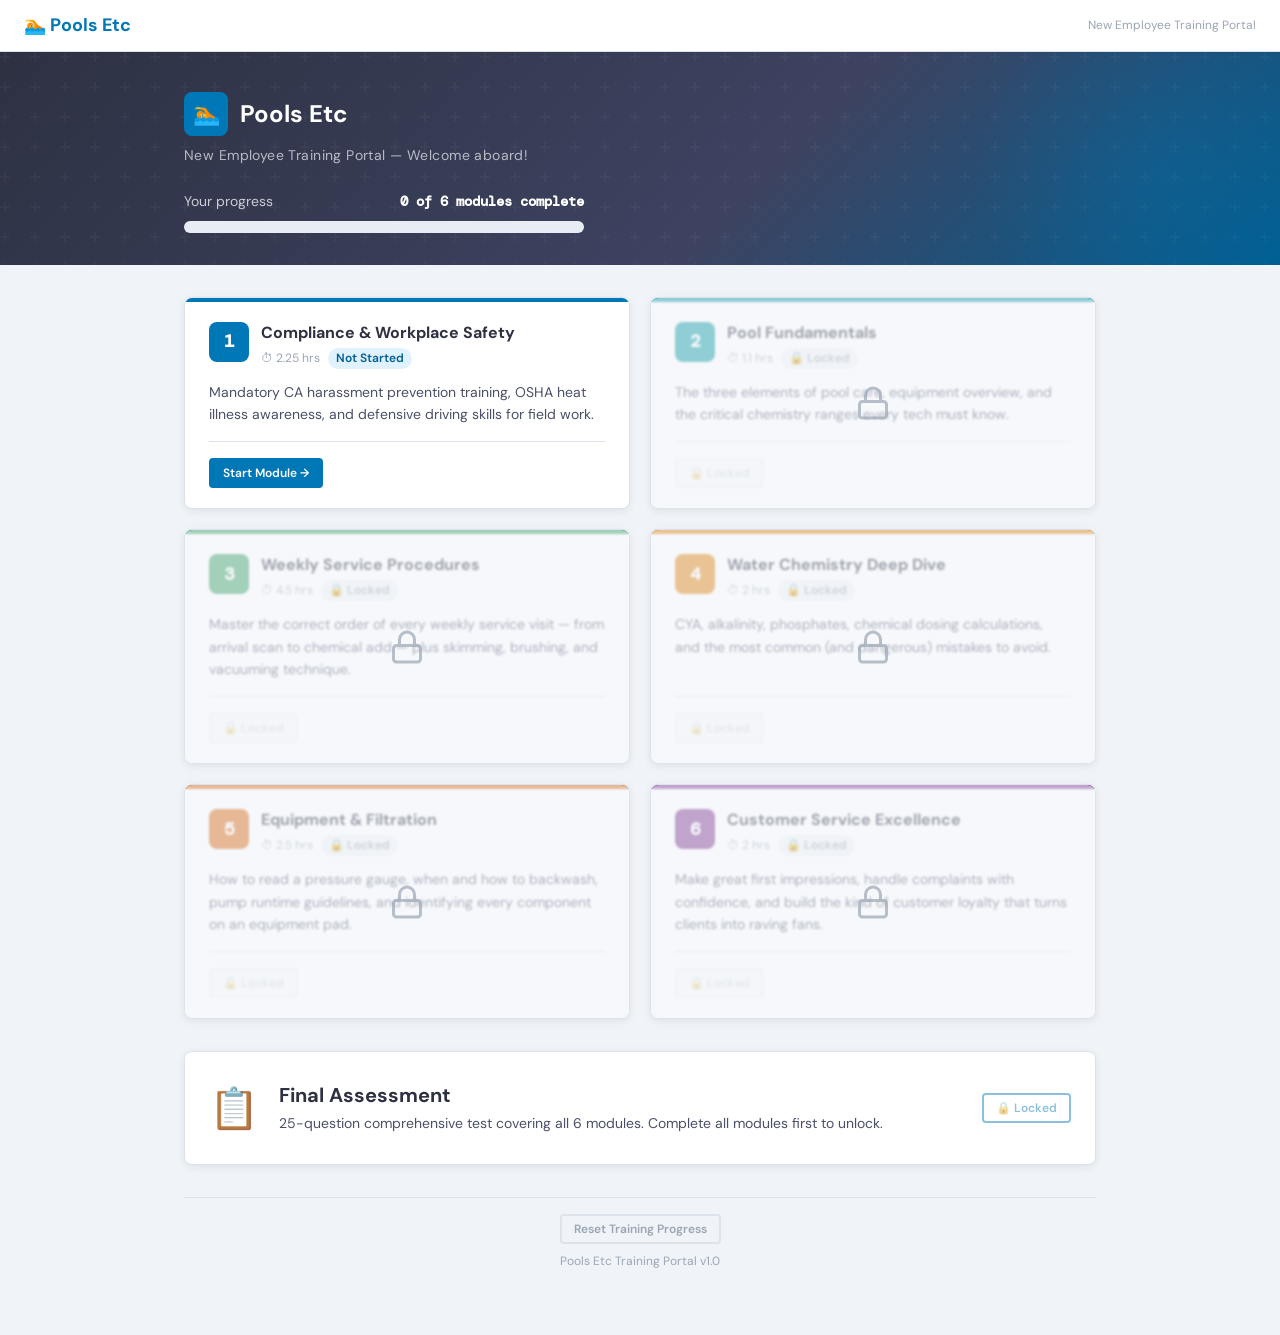
<file: index.html>
<!DOCTYPE html>
<html lang="en">
<head>
  <meta charset="UTF-8" />
  <meta name="viewport" content="width=device-width, initial-scale=1.0" />
  <title>Pools Etc — New Employee Training Portal</title>
  <meta name="description" content="Complete your new-hire onboarding training for Pools Etc. Six interactive modules covering compliance, pool care, service procedures, water chemistry, equipment, and customer service." />
  <link rel="stylesheet" href="assets/css/base.css" />
  <link rel="stylesheet" href="assets/css/components.css" />
  <link rel="stylesheet" href="assets/css/print.css" />

  <style>
    /* Dashboard-specific styles */
    body {
      background: var(--color-bg);
    }

    .page-wrapper--dashboard {
      min-height: 100vh;
      padding-top: 0;
      padding-bottom: var(--space-12);
    }

    /* Module grid */
    .module-grid {
      display: grid;
      grid-template-columns: repeat(2, 1fr);
      gap: var(--space-5);
      margin-bottom: var(--space-8);
    }

    @media (max-width: 640px) {
      .module-grid { grid-template-columns: 1fr; }
    }

    /* Module color accents */
    .module-card[data-module="1"] .module-card__accent { background: var(--module-1); }
    .module-card[data-module="2"] .module-card__accent { background: var(--module-2); }
    .module-card[data-module="3"] .module-card__accent { background: var(--module-3); }
    .module-card[data-module="4"] .module-card__accent { background: var(--module-4); }
    .module-card[data-module="5"] .module-card__accent { background: var(--module-5); }
    .module-card[data-module="6"] .module-card__accent { background: var(--module-6); }

    .module-card[data-module="1"] .module-badge { background: var(--module-1); }
    .module-card[data-module="2"] .module-badge { background: var(--module-2); }
    .module-card[data-module="3"] .module-badge { background: var(--module-3); }
    .module-card[data-module="4"] .module-badge { background: var(--module-4); }
    .module-card[data-module="5"] .module-badge { background: var(--module-5); }
    .module-card[data-module="6"] .module-badge { background: var(--module-6); }

    /* Completion banner */
    .all-done-banner {
      display: none;
      text-align: center;
      padding: var(--space-8) var(--space-6);
      background: linear-gradient(135deg, var(--color-success-light), #e0f2fe);
      border: 1px solid rgba(45,155,90,0.2);
      border-radius: var(--radius-lg);
      margin-bottom: var(--space-8);
    }

    .all-done-banner.visible { display: block; }

    /* Dashboard footer */
    .dashboard-footer {
      text-align: center;
      padding: var(--space-4) 0;
      border-top: 1px solid var(--border-color);
      margin-top: var(--space-8);
    }

    .dashboard-footer a {
      font-size: var(--text-xs);
      color: var(--color-locked);
      text-decoration: none;
    }

    .dashboard-footer a:hover {
      color: var(--color-danger);
      text-decoration: underline;
    }

    .dashboard-footer__version {
      font-size: var(--text-xs);
      color: var(--color-locked);
      margin-top: var(--space-2);
    }

    /* Quick nav fixed header (minimal, not full module nav) */
    .site-nav {
      background: white;
      border-bottom: 1px solid var(--border-color);
      padding: 0 var(--space-6);
      height: 52px;
      display: flex;
      align-items: center;
      justify-content: space-between;
      position: sticky;
      top: 0;
      z-index: 100;
      box-shadow: var(--shadow-xs);
    }

    .site-nav__logo {
      font-weight: 700;
      font-size: var(--text-lg);
      color: var(--color-primary);
      text-decoration: none;
      display: flex;
      align-items: center;
      gap: var(--space-2);
    }

    .site-nav__logo:hover { text-decoration: none; }

    .site-nav__tagline {
      font-size: var(--text-xs);
      color: var(--color-locked);
    }

    @media (max-width: 480px) {
      .site-nav__tagline { display: none; }
    }

    /* Staggered card entrance animation */
    .module-card {
      opacity: 0;
      animation: fade-in-up 0.4s ease both;
    }
  </style>
</head>
<body>

  <!-- Site nav -->
  <nav class="site-nav" role="navigation" aria-label="Site">
    <a href="index.html" class="site-nav__logo">🏊 Pools Etc</a>
    <span class="site-nav__tagline">New Employee Training Portal</span>
  </nav>

  <div class="page-wrapper--dashboard">

    <!-- Dashboard hero header -->
    <header class="dashboard-header">
      <div class="dashboard-header__inner">
        <div class="dashboard-logo">
          <div class="dashboard-logo__mark" aria-hidden="true">🏊</div>
          <span class="dashboard-logo__text">Pools Etc</span>
        </div>
        <p class="dashboard-tagline">New Employee Training Portal — Welcome aboard!</p>

        <div class="dashboard-progress" aria-label="Overall training progress">
          <div class="dashboard-progress__label">
            <span>Your progress</span>
            <strong id="progress-label">0 of 6 modules complete</strong>
          </div>
          <div class="progress-bar-wrap progress-lg" role="progressbar" aria-valuemin="0" aria-valuemax="100" aria-valuenow="0" id="overall-progress-bar">
            <div class="progress-bar-fill" id="overall-progress-fill"></div>
          </div>
        </div>
      </div>
    </header>

    <main class="container">

      <!-- Completion banner — shown only when all modules are done -->
      <div class="all-done-banner" id="all-done-banner" role="alert">
        <span style="font-size: 48px; display: block; margin-bottom: var(--space-3);">🎉</span>
        <h2 style="color: var(--color-success);">Training Complete!</h2>
        <p style="max-width: none; color: var(--color-body);">You've completed all 6 modules. Take the final assessment to earn your completion certificate.</p>
        <a href="final-quiz.html" class="btn btn-primary btn-lg" style="margin-top: var(--space-4);">Take Final Assessment →</a>
      </div>

      <!-- Module cards grid -->
      <div class="module-grid" id="module-grid" aria-label="Training modules">

        <!-- Module 1 -->
        <div class="module-card" data-module="1" style="animation-delay: 0.05s">
          <div class="module-card__accent"></div>
          <div class="module-card__body">
            <div class="module-card__header">
              <div class="module-badge" aria-hidden="true">1</div>
              <div>
                <div class="module-card__title">Compliance &amp; Workplace Safety</div>
                <div class="module-card__meta">
                  <span>⏱ 2.25 hrs</span>
                  <span id="m1-status-badge"></span>
                </div>
              </div>
            </div>
            <p class="module-card__description">Mandatory CA harassment prevention training, OSHA heat illness awareness, and defensive driving skills for field work.</p>
            <div class="module-card__footer">
              <span class="module-card__score" id="m1-score" style="display:none"></span>
              <a href="modules/module-1.html" class="btn btn-primary btn-sm" id="m1-btn">Start Module →</a>
            </div>
          </div>
        </div>

        <!-- Module 2 -->
        <div class="module-card" data-module="2" style="animation-delay: 0.1s">
          <div class="module-card__accent"></div>
          <div class="module-card__body">
            <div class="module-card__header">
              <div class="module-badge" aria-hidden="true">2</div>
              <div>
                <div class="module-card__title">Pool Fundamentals</div>
                <div class="module-card__meta">
                  <span>⏱ 1.1 hrs</span>
                  <span id="m2-status-badge"></span>
                </div>
              </div>
            </div>
            <p class="module-card__description">The three elements of pool care, equipment overview, and the critical chemistry ranges every tech must know.</p>
            <div class="module-card__footer">
              <span class="module-card__score" id="m2-score" style="display:none"></span>
              <a href="modules/module-2.html" class="btn btn-primary btn-sm" id="m2-btn">Start Module →</a>
            </div>
          </div>
        </div>

        <!-- Module 3 -->
        <div class="module-card" data-module="3" style="animation-delay: 0.15s">
          <div class="module-card__accent"></div>
          <div class="module-card__body">
            <div class="module-card__header">
              <div class="module-badge" aria-hidden="true">3</div>
              <div>
                <div class="module-card__title">Weekly Service Procedures</div>
                <div class="module-card__meta">
                  <span>⏱ 4.5 hrs</span>
                  <span id="m3-status-badge"></span>
                </div>
              </div>
            </div>
            <p class="module-card__description">Master the correct order of every weekly service visit — from arrival scan to chemical add — plus skimming, brushing, and vacuuming technique.</p>
            <div class="module-card__footer">
              <span class="module-card__score" id="m3-score" style="display:none"></span>
              <a href="modules/module-3.html" class="btn btn-primary btn-sm" id="m3-btn">Start Module →</a>
            </div>
          </div>
        </div>

        <!-- Module 4 -->
        <div class="module-card" data-module="4" style="animation-delay: 0.2s">
          <div class="module-card__accent"></div>
          <div class="module-card__body">
            <div class="module-card__header">
              <div class="module-badge" aria-hidden="true">4</div>
              <div>
                <div class="module-card__title">Water Chemistry Deep Dive</div>
                <div class="module-card__meta">
                  <span>⏱ 2 hrs</span>
                  <span id="m4-status-badge"></span>
                </div>
              </div>
            </div>
            <p class="module-card__description">CYA, alkalinity, phosphates, chemical dosing calculations, and the most common (and dangerous) mistakes to avoid.</p>
            <div class="module-card__footer">
              <span class="module-card__score" id="m4-score" style="display:none"></span>
              <a href="modules/module-4.html" class="btn btn-primary btn-sm" id="m4-btn">Start Module →</a>
            </div>
          </div>
        </div>

        <!-- Module 5 -->
        <div class="module-card" data-module="5" style="animation-delay: 0.25s">
          <div class="module-card__accent"></div>
          <div class="module-card__body">
            <div class="module-card__header">
              <div class="module-badge" aria-hidden="true">5</div>
              <div>
                <div class="module-card__title">Equipment &amp; Filtration</div>
                <div class="module-card__meta">
                  <span>⏱ 2.5 hrs</span>
                  <span id="m5-status-badge"></span>
                </div>
              </div>
            </div>
            <p class="module-card__description">How to read a pressure gauge, when and how to backwash, pump runtime guidelines, and identifying every component on an equipment pad.</p>
            <div class="module-card__footer">
              <span class="module-card__score" id="m5-score" style="display:none"></span>
              <a href="modules/module-5.html" class="btn btn-primary btn-sm" id="m5-btn">Start Module →</a>
            </div>
          </div>
        </div>

        <!-- Module 6 -->
        <div class="module-card" data-module="6" style="animation-delay: 0.3s">
          <div class="module-card__accent"></div>
          <div class="module-card__body">
            <div class="module-card__header">
              <div class="module-badge" aria-hidden="true">6</div>
              <div>
                <div class="module-card__title">Customer Service Excellence</div>
                <div class="module-card__meta">
                  <span>⏱ 2 hrs</span>
                  <span id="m6-status-badge"></span>
                </div>
              </div>
            </div>
            <p class="module-card__description">Make great first impressions, handle complaints with confidence, and build the kind of customer loyalty that turns clients into raving fans.</p>
            <div class="module-card__footer">
              <span class="module-card__score" id="m6-score" style="display:none"></span>
              <a href="modules/module-6.html" class="btn btn-primary btn-sm" id="m6-btn">Start Module →</a>
            </div>
          </div>
        </div>

      </div><!-- /module-grid -->

      <!-- Final assessment card (locked until all modules complete) -->
      <div class="card" id="final-quiz-card" style="margin-bottom: var(--space-8);">
        <div class="card-body" style="display:flex; align-items:center; gap: var(--space-5);">
          <div style="font-size: 40px; flex-shrink:0;">📋</div>
          <div style="flex:1;">
            <h3 style="margin-bottom: var(--space-1);">Final Assessment</h3>
            <p style="margin:0; font-size: var(--text-sm); color: var(--color-body);">25-question comprehensive test covering all 6 modules. Complete all modules first to unlock.</p>
          </div>
          <div>
            <a href="final-quiz.html" class="btn btn-secondary btn-sm" id="final-btn" disabled>🔒 Locked</a>
          </div>
        </div>
      </div>

      <!-- Footer -->
      <footer class="dashboard-footer">
        <button onclick="Progress.reset()" class="btn btn-ghost btn-sm" style="font-size: var(--text-xs); color: var(--color-locked);">
          Reset Training Progress
        </button>
        <div class="dashboard-footer__version">Pools Etc Training Portal v1.0</div>
      </footer>

    </main>
  </div><!-- /page-wrapper -->

  <!-- Scripts -->
  <script src="assets/js/progress.js"></script>
  <script>
    document.addEventListener('DOMContentLoaded', function () {
      // Initialize progress tracker
      Progress.init();

      // Get dashboard data
      const data = Progress.getDashboardData();
      const completedCount = Progress.getCompletedCount();
      const overallPct = Progress.getOverallPercent();

      // Update overall progress bar
      const fill = document.getElementById('overall-progress-fill');
      const label = document.getElementById('progress-label');
      const bar   = document.getElementById('overall-progress-bar');

      if (fill && label && bar) {
        // Animate after brief delay for visual impact
        setTimeout(function () {
          fill.style.width = overallPct + '%';
          bar.setAttribute('aria-valuenow', overallPct);
        }, 300);
        label.textContent = completedCount + ' of 6 modules complete';
      }

      // Update each module card
      var moduleNums = [1, 2, 3, 4, 5, 6];
      moduleNums.forEach(function (num) {
        var moduleId = 'module' + num;
        var modData  = data.find(function (d) { return d.moduleId === moduleId; });
        if (!modData) return;

        var card      = document.querySelector('.module-card[data-module="' + num + '"]');
        var statusBadge = document.getElementById('m' + num + '-status-badge');
        var scoreEl   = document.getElementById('m' + num + '-score');
        var btn       = document.getElementById('m' + num + '-btn');

        if (!card) return;

        if (modData.locked) {
          // Locked state
          card.classList.add('is-locked');
          if (statusBadge) statusBadge.outerHTML = '<span class="badge badge-gray" id="m' + num + '-status-badge">🔒 Locked</span>';
          if (btn) {
            btn.classList.remove('btn-primary');
            btn.classList.add('btn-locked');
            btn.setAttribute('disabled', 'true');
            btn.setAttribute('aria-disabled', 'true');
            btn.removeAttribute('href');
            btn.textContent = '🔒 Locked';
          }
          // Add lock overlay
          var overlay = document.createElement('div');
          overlay.className = 'module-lock-overlay';
          overlay.innerHTML = '<svg class="lock-icon" viewBox="0 0 24 24" fill="none" stroke="currentColor" stroke-width="2"><rect x="3" y="11" width="18" height="11" rx="2" ry="2"/><path d="M7 11V7a5 5 0 0110 0v4"/></svg>';
          card.appendChild(overlay);

        } else if (modData.completed) {
          // Completed state
          if (statusBadge) statusBadge.outerHTML = '<span class="badge badge-green" id="m' + num + '-status-badge">✓ Complete</span>';
          if (btn) {
            btn.textContent = 'Review →';
          }
          if (scoreEl && modData.score !== null) {
            scoreEl.textContent = 'Quiz: ' + modData.score + '/10';
            scoreEl.style.display = 'inline-flex';
          }

        } else {
          // Unlocked but not started/in-progress
          if (statusBadge) statusBadge.outerHTML = '<span class="badge badge-blue" id="m' + num + '-status-badge">Not Started</span>';
          if (btn) {
            btn.textContent = 'Start Module →';
          }
        }
      });

      // Check if all modules are done
      if (Progress.getCompletedCount() === 6) {
        var banner = document.getElementById('all-done-banner');
        if (banner) banner.classList.add('visible');
        // Unlock final quiz button
        var finalBtn = document.getElementById('final-btn');
        if (finalBtn) {
          finalBtn.removeAttribute('disabled');
          finalBtn.textContent = 'Take Final Assessment →';
          finalBtn.classList.remove('btn-secondary');
          finalBtn.classList.add('btn-primary');
          finalBtn.setAttribute('href', 'final-quiz.html');
        }
      }

      // Check final quiz status
      var finalStatus = Progress.getStatus('finalQuiz');
      if (finalStatus && finalStatus.passed) {
        var finalBtn = document.getElementById('final-btn');
        if (finalBtn) {
          finalBtn.textContent = '✓ Passed — Review';
          finalBtn.classList.add('btn-success');
        }
      }

    });
  </script>

</body>
</html>
</file>
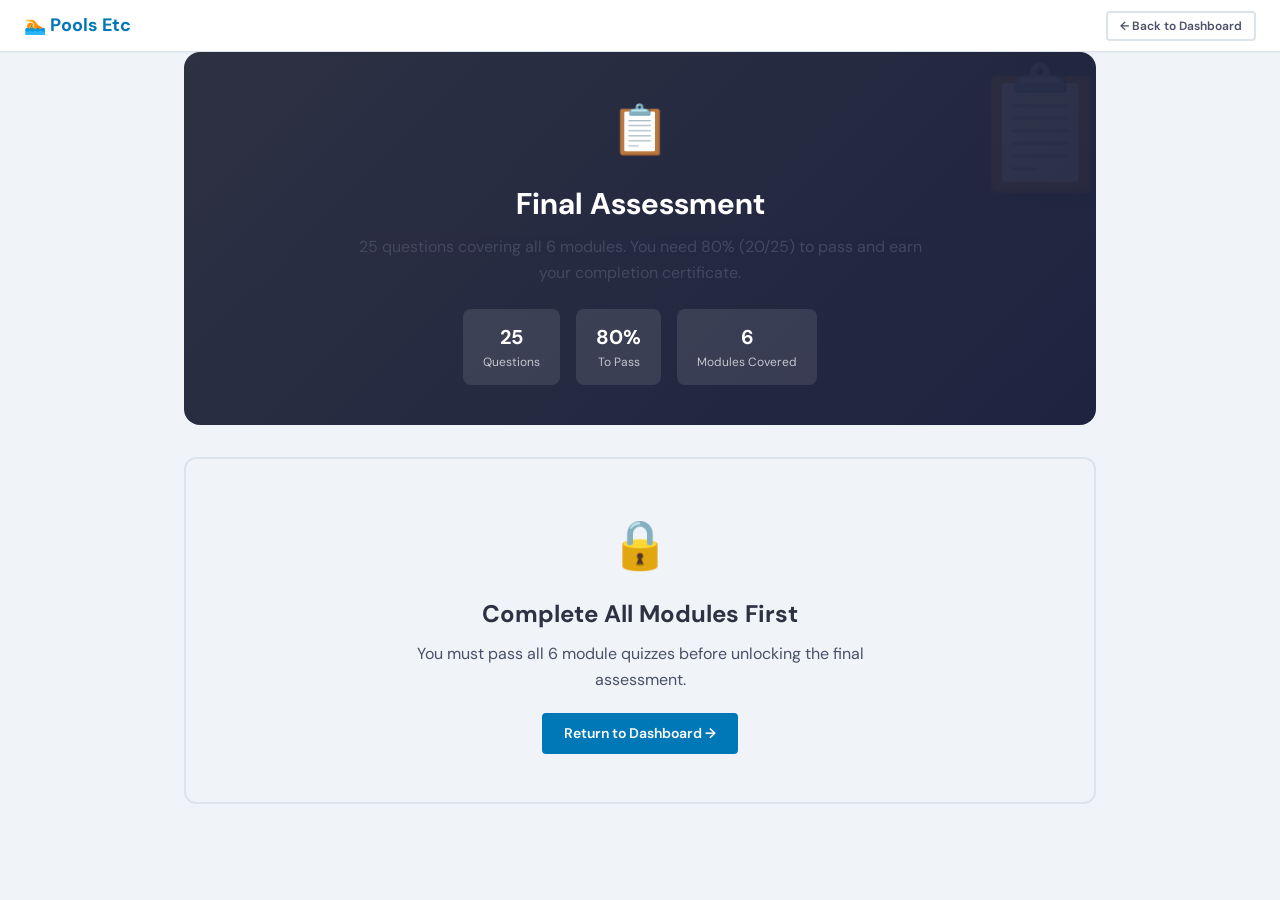
<file: final-quiz.html>
<!DOCTYPE html>
<html lang="en">
<head>
  <meta charset="UTF-8" />
  <meta name="viewport" content="width=device-width, initial-scale=1.0" />
  <title>Final Assessment | Pools Etc Training</title>
  <link rel="stylesheet" href="assets/css/base.css" />
  <link rel="stylesheet" href="assets/css/components.css" />
  <link rel="stylesheet" href="assets/css/quiz.css" />
  <link rel="stylesheet" href="assets/css/print.css" />
  <style>
    .final-hero {
      background: linear-gradient(135deg, var(--color-dark) 0%, #1e2340 100%);
      color: white;
      border-radius: var(--radius-xl);
      padding: var(--space-10) var(--space-8);
      margin-bottom: var(--space-8);
      text-align: center;
      position: relative;
      overflow: hidden;
    }
    .final-hero__title { color: white; font-size: var(--text-3xl); margin-bottom: var(--space-3); }
    .final-hero__sub { opacity: .8; max-width: 52ch; margin: 0 auto; }
    .final-hero__watermark {
      position: absolute; right: -20px; top: -20px;
      font-size: 120px; opacity: .05; pointer-events: none;
    }
    .locked-overlay {
      background: var(--color-bg);
      border: 2px solid var(--border-color);
      border-radius: var(--radius-lg);
      padding: var(--space-12) var(--space-8);
      text-align: center;
    }
  </style>
</head>
<body>

  <!-- Minimal site nav -->
  <nav style="background:white; border-bottom:1px solid var(--border-color); padding:0 var(--space-6); height:52px; display:flex; align-items:center; justify-content:space-between; position:sticky; top:0; z-index:100; box-shadow:var(--shadow-xs);">
    <a href="index.html" style="font-weight:700; font-size:var(--text-lg); color:var(--color-primary); text-decoration:none;">🏊 Pools Etc</a>
    <a href="index.html" class="btn btn-ghost btn-sm">← Back to Dashboard</a>
  </nav>

  <div class="page-wrapper--no-footer">
    <div class="container">

      <!-- Hero -->
      <div class="final-hero">
        <div class="final-hero__watermark">📋</div>
        <div style="font-size:48px; margin-bottom:var(--space-4);">📋</div>
        <h1 class="final-hero__title">Final Assessment</h1>
        <p class="final-hero__sub">25 questions covering all 6 modules. You need 80% (20/25) to pass and earn your completion certificate.</p>
        <div style="display:flex; gap:var(--space-4); justify-content:center; margin-top:var(--space-6); flex-wrap:wrap;">
          <div style="background:rgba(255,255,255,0.1); border-radius:var(--radius-md); padding:var(--space-3) var(--space-5);">
            <div style="font-size:var(--text-xl); font-weight:700;">25</div>
            <div style="font-size:var(--text-xs); opacity:.7;">Questions</div>
          </div>
          <div style="background:rgba(255,255,255,0.1); border-radius:var(--radius-md); padding:var(--space-3) var(--space-5);">
            <div style="font-size:var(--text-xl); font-weight:700;">80%</div>
            <div style="font-size:var(--text-xs); opacity:.7;">To Pass</div>
          </div>
          <div style="background:rgba(255,255,255,0.1); border-radius:var(--radius-md); padding:var(--space-3) var(--space-5);">
            <div style="font-size:var(--text-xl); font-weight:700;">6</div>
            <div style="font-size:var(--text-xs); opacity:.7;">Modules Covered</div>
          </div>
        </div>
      </div>

      <!-- Lock gate — shown if not all modules are complete -->
      <div id="lock-gate" class="locked-overlay" style="display:none;">
        <div style="font-size:48px; margin-bottom:var(--space-4);">🔒</div>
        <h2 style="margin-bottom:var(--space-3);">Complete All Modules First</h2>
        <p style="max-width:42ch; margin:0 auto var(--space-5);">You must pass all 6 module quizzes before unlocking the final assessment.</p>
        <a href="index.html" class="btn btn-primary">Return to Dashboard →</a>
      </div>

      <!-- Quiz container — shown when unlocked -->
      <div id="quiz-gate">
        <div class="callout callout-info" style="margin-bottom:var(--space-6);">
          <strong>Tips for success:</strong> Answer all questions, then click Submit. Short-answer questions are reviewed with your trainer and don't affect your score. Review your module reference cards if you need to refresh.
        </div>
        <div class="card" id="final-quiz-card">
          <div class="card-body">
            <div id="final-quiz-container"></div>
          </div>
        </div>
      </div>

    </div>
  </div>

  <script src="assets/js/progress.js"></script>
  <script src="assets/js/engine.js"></script>
  <script>
    Progress.init();

    var allComplete = Progress.getCompletedCount() === 6;
    var lockGate  = document.getElementById('lock-gate');
    var quizGate  = document.getElementById('quiz-gate');

    if (!allComplete) {
      lockGate.style.display  = 'block';
      quizGate.style.display  = 'none';
    } else {
      lockGate.style.display  = 'none';
      quizGate.style.display  = 'block';

      // Override grade to save final quiz result
      var origGrade = QuizEngine.grade;
      QuizEngine.grade = function(moduleId, containerId) {
        var result = origGrade(moduleId, containerId);
        if (result && moduleId === 'final') {
          Progress.markFinalQuizComplete(result.score, result.passed);
        }
        return result;
      };

      QuizEngine.render('final', 'final-quiz-container');
    }
  </script>
</body>
</html>
</file>
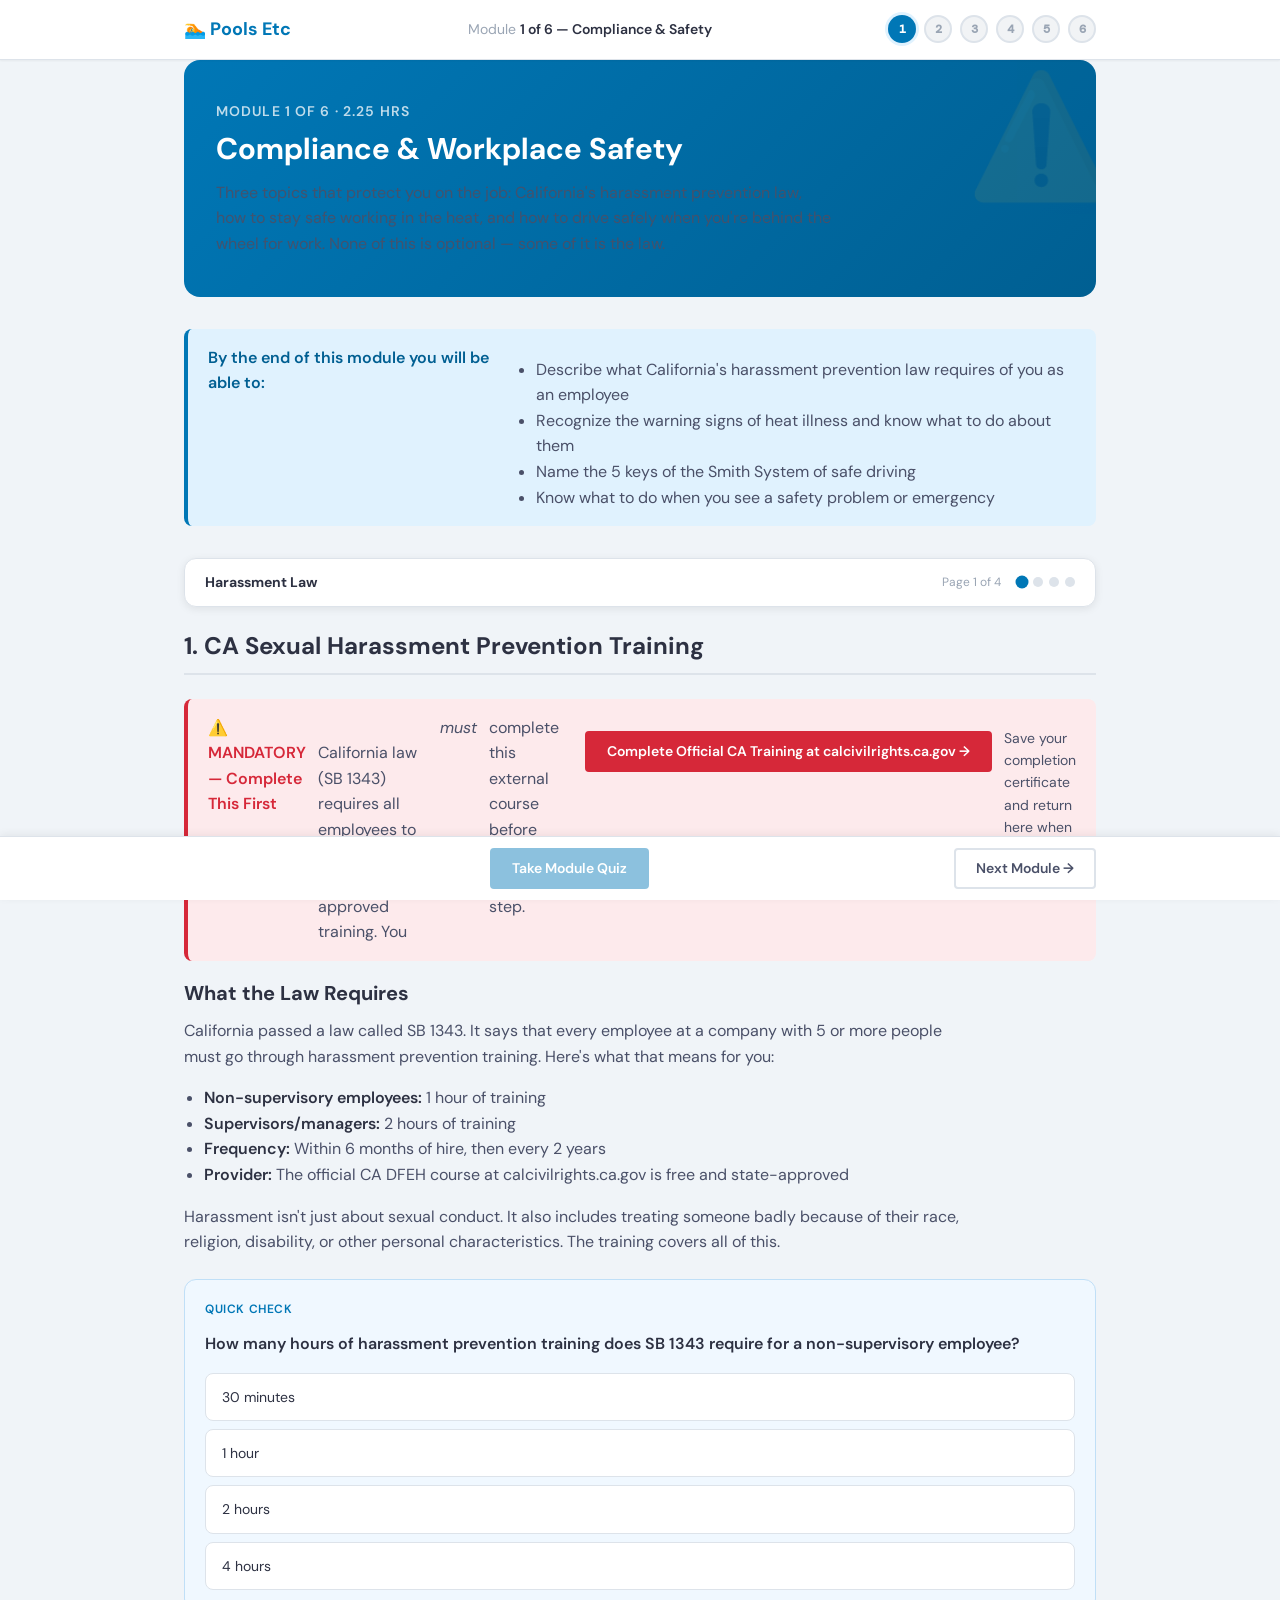
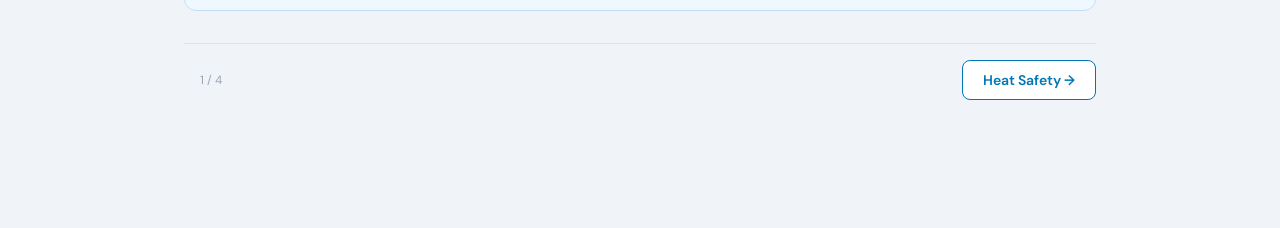
<file: modules/module-1.html>
<!DOCTYPE html>
<html lang="en">
<head>
  <meta charset="UTF-8" />
  <meta name="viewport" content="width=device-width, initial-scale=1.0" />
  <title>Module 1 — Compliance &amp; Safety | Pools Etc Training</title>
  <link rel="stylesheet" href="../assets/css/base.css" />
  <link rel="stylesheet" href="../assets/css/components.css" />
  <link rel="stylesheet" href="../assets/css/quiz.css" />
  <link rel="stylesheet" href="../assets/css/interactive.css" />
  <link rel="stylesheet" href="../assets/css/print.css" />
</head>
<body>

<div id="nav-root"></div>

<div class="page-wrapper">
  <div class="container">

    <!-- Hero Banner -->
    <div class="module-hero" style="background: linear-gradient(135deg, var(--module-1) 0%, #005f92 100%); border-radius: var(--radius-xl); padding: var(--space-10) var(--space-8); margin-bottom: var(--space-8); color:white; position:relative; overflow:hidden;">
      <div style="position:relative; z-index:1;">
        <div style="font-size:var(--text-sm); font-weight:600; text-transform:uppercase; letter-spacing:.08em; opacity:.75; margin-bottom:var(--space-2);">Module 1 of 6 · 2.25 hrs</div>
        <h1 style="color:white; margin-bottom:var(--space-3); font-size:var(--text-3xl);">Compliance &amp; Workplace Safety</h1>
        <p style="opacity:.9; margin:0; max-width:56ch;">Three topics that protect you on the job: California's harassment prevention law, how to stay safe working in the heat, and how to drive safely when you're behind the wheel for work. None of this is optional — some of it is the law.</p>
      </div>
      <div style="position:absolute; right:-20px; top:-20px; font-size:120px; opacity:.08; pointer-events:none; z-index:0;">⚠️</div>
    </div>

    <!-- Learning Objectives -->
    <div class="callout callout-info" style="margin-bottom: var(--space-8);">
      <strong>By the end of this module you will be able to:</strong>
      <ul style="margin-top:var(--space-3); padding-left:var(--space-5); list-style:disc;">
        <li>Describe what California's harassment prevention law requires of you as an employee</li>
        <li>Recognize the warning signs of heat illness and know what to do about them</li>
        <li>Name the 5 keys of the Smith System of safe driving</li>
        <li>Know what to do when you see a safety problem or emergency</li>
      </ul>
    </div>

    <!-- Section 1: CA Harassment Training -->
    <div class="content-section" id="section-harassment" style="margin-bottom:var(--space-8);">
      <h2>1. CA Sexual Harassment Prevention Training</h2>

      <div class="callout callout-danger" style="margin-bottom:var(--space-5);">
        <strong>⚠️ MANDATORY — Complete This First</strong><br/>
        California law (SB 1343) requires all employees to complete an official state-approved training. You <em>must</em> complete this external course before proceeding to the next step.
        <div style="margin-top:var(--space-4);">
          <a href="https://calcivilrights.ca.gov/shpt/" target="_blank" rel="noopener" class="btn btn-danger">
            Complete Official CA Training at calcivilrights.ca.gov →
          </a>
        </div>
        <p style="margin-top:var(--space-3); margin-bottom:0; font-size:var(--text-sm);">Save your completion certificate and return here when done.</p>
      </div>

      <h3>What the Law Requires</h3>
      <p>California passed a law called SB 1343. It says that every employee at a company with 5 or more people must go through harassment prevention training. Here's what that means for you:</p>
      <ul style="padding-left:var(--space-5); list-style:disc; margin-bottom:var(--space-4);">
        <li><strong>Non-supervisory employees:</strong> 1 hour of training</li>
        <li><strong>Supervisors/managers:</strong> 2 hours of training</li>
        <li><strong>Frequency:</strong> Within 6 months of hire, then every 2 years</li>
        <li><strong>Provider:</strong> The official CA DFEH course at calcivilrights.ca.gov is free and state-approved</li>
      </ul>
      <p>Harassment isn't just about sexual conduct. It also includes treating someone badly because of their race, religion, disability, or other personal characteristics. The training covers all of this.</p>

      <!-- Inline knowledge check -->
      <div class="knowledge-check">
        <div class="knowledge-check__label">Quick Check</div>
        <div class="knowledge-check__question">How many hours of harassment prevention training does SB 1343 require for a non-supervisory employee?</div>
        <div class="knowledge-check__choices">
          <button class="kc-choice" onclick="kcAnswer(this, false, '30 minutes is the supervisor requirement before SB 1343 expanded training. Non-supervisors need 1 hour.')">30 minutes</button>
          <button class="kc-choice" onclick="kcAnswer(this, true, '✅ Correct! 1 hour for non-supervisory employees, 2 hours for supervisors, renewed every 2 years.')">1 hour</button>
          <button class="kc-choice" onclick="kcAnswer(this, false, 'Non-supervisors need 1 hour. Supervisors need 2 hours.')">2 hours</button>
          <button class="kc-choice" onclick="kcAnswer(this, false, 'Non-supervisors need 1 hour, not 4.')">4 hours</button>
        </div>
      </div>
    </div>

    <!-- Section 2: Heat Illness Prevention -->
    <div class="content-section" id="section-heat" style="margin-bottom:var(--space-8);">
      <h2>2. Heat Illness Prevention</h2>
      <p>You will spend hours working outside in the California sun. That sounds simple, but heat is one of the leading causes of work-related deaths in outdoor jobs. The good news: heat illness is almost completely preventable when you know what to watch for and what to do.</p>

      <p><strong>Here's what happens in your body when it gets too hot:</strong> Your body sweats to cool itself down. But if you sweat too much without drinking water, your body starts to run low on fluids. When that happens, your heart has to work harder, your muscles cramp, you get dizzy — and if it keeps going, it becomes a medical emergency. The key is catching it early and never letting it get that far.</p>

      <h3>The Three Pillars: Water · Rest · Shade</h3>
      <div style="display:grid; grid-template-columns:repeat(3,1fr); gap:var(--space-4); margin:var(--space-5) 0;">
        <div style="text-align:center; background:var(--color-primary-subtle); border-radius:var(--radius-lg); padding:var(--space-5); border:1px solid #c0dff7;">
          <div style="font-size:36px; margin-bottom:var(--space-2);">💧</div>
          <h3 style="margin-bottom:var(--space-2); color:var(--color-primary);">Water</h3>
          <p style="font-size:var(--text-sm); margin:0;">Drink 1 cup (8 oz) of water every 15 minutes. Don't wait until you're thirsty — thirst means you're already dehydrated.</p>
        </div>
        <div style="text-align:center; background:#fff8e6; border-radius:var(--radius-lg); padding:var(--space-5); border:1px solid #fcd97a;">
          <div style="font-size:36px; margin-bottom:var(--space-2);">⏸️</div>
          <h3 style="margin-bottom:var(--space-2); color:var(--color-amber);">Rest</h3>
          <p style="font-size:var(--text-sm); margin:0;">Take preventive cool-down rest periods when temperatures are high. Never "push through" dizziness or nausea — rest immediately.</p>
        </div>
        <div style="text-align:center; background:var(--color-success-light); border-radius:var(--radius-lg); padding:var(--space-5); border:1px solid #a4d4b4;">
          <div style="font-size:36px; margin-bottom:var(--space-2);">🌳</div>
          <h3 style="margin-bottom:var(--space-2); color:var(--color-success);">Shade</h3>
          <p style="font-size:var(--text-sm); margin:0;">Use shade whenever possible. Wear light-colored, loose clothing and a hat. Park your truck in shade if available.</p>
        </div>
      </div>

      <h3>Recognizing Heat Illness</h3>
      <p>Heat illness progresses from mild to severe. Know the signs:</p>
      <div style="overflow-x:auto;">
        <table style="width:100%; border-collapse:collapse; margin-bottom:var(--space-4);">
          <thead>
            <tr style="background:var(--color-dark); color:white;">
              <th style="padding:var(--space-3) var(--space-4); text-align:left;">Stage</th>
              <th style="padding:var(--space-3) var(--space-4); text-align:left;">Symptoms</th>
              <th style="padding:var(--space-3) var(--space-4); text-align:left;">Action</th>
            </tr>
          </thead>
          <tbody>
            <tr style="border-bottom:1px solid var(--border-color);">
              <td style="padding:var(--space-3) var(--space-4); font-weight:600; color:var(--color-amber);">Heat Cramps</td>
              <td style="padding:var(--space-3) var(--space-4);">Muscle cramps, heavy sweating</td>
              <td style="padding:var(--space-3) var(--space-4);">Rest in cool area, drink water/electrolytes</td>
            </tr>
            <tr style="border-bottom:1px solid var(--border-color); background:var(--color-bg);">
              <td style="padding:var(--space-3) var(--space-4); font-weight:600; color:var(--color-orange);">Heat Exhaustion</td>
              <td style="padding:var(--space-3) var(--space-4);">Dizziness, headache, weakness, nausea, pale skin, temp up to 104°F</td>
              <td style="padding:var(--space-3) var(--space-4);">Move to cool area, cool the body, call supervisor</td>
            </tr>
            <tr style="background:var(--color-danger-light);">
              <td style="padding:var(--space-3) var(--space-4); font-weight:700; color:var(--color-danger);">Heat Stroke ⚠️</td>
              <td style="padding:var(--space-3) var(--space-4);">Confusion, loss of consciousness, temp above 104°F, no sweating</td>
              <td style="padding:var(--space-3) var(--space-4); font-weight:600; color:var(--color-danger);">CALL 911 IMMEDIATELY</td>
            </tr>
          </tbody>
        </table>
      </div>

      <div class="callout callout-warning">
        <strong>Critical Fact:</strong> Most heat-related work deaths happen during the <strong>first few days</strong> on the job. New workers haven't acclimatized. Take it slow your first week — gradually increase the intensity and duration of outdoor work.
      </div>
    </div>

    <!-- Section 3: Smith System -->
    <div class="content-section" id="section-smith" style="margin-bottom:var(--space-8);">
      <h2>3. Smith System of Safe Driving</h2>
      <p>Part of this job is driving a company vehicle from pool to pool, every single day. That means your driving record is your employer's record. An accident doesn't just affect your safety — it affects your job, your insurance, and your customer's trust. The Smith System gives you a simple set of habits that professional drivers use to avoid accidents before they happen.</p>

      <p>The system isn't about driving slower. It's about <strong>seeing problems sooner</strong>, so you have more time to react — or avoid them entirely.</p>

      <div class="callout callout-info" style="margin-bottom:var(--space-5);">
        The goal of the Smith System: <strong>Zero accidents, zero tickets, zero injuries.</strong>
      </div>

      <!-- Smith System Card Reveal interactive -->
      <div class="interactive-section">
        <div class="interactive-section__title">🚗 Discover the 5 Keys</div>
        <div class="interactive-section__subtitle">Click each card to reveal one key of the Smith System. Reveal all 5 to continue.</div>

        <div class="smith-cards-grid" id="smith-cards">
          <div class="smith-card" onclick="revealSmith(this, 'Aim High in Steering', 'Look 15–20 seconds ahead — not just at the car in front. Anticipate, don\'t react.')">
            <div class="smith-card__num">1</div>
            <div class="smith-card__hint">Click to reveal</div>
            <div class="smith-card__key">Aim High</div>
            <div class="smith-card__desc">Look 15–20 seconds ahead — not just at the car in front. Anticipate, don't react.</div>
          </div>
          <div class="smith-card" onclick="revealSmith(this, 'Get the Big Picture', 'Scan everything — road, sides, mirrors. A narrow focus leads to tunnel vision and missed hazards.')">
            <div class="smith-card__num">2</div>
            <div class="smith-card__hint">Click to reveal</div>
            <div class="smith-card__key">Big Picture</div>
            <div class="smith-card__desc">Scan everything — road, sides, mirrors. Narrow focus leads to tunnel vision.</div>
          </div>
          <div class="smith-card" onclick="revealSmith(this, 'Keep Your Eyes Moving', 'Shift your gaze every 2 seconds. A fixed stare reduces reaction time and causes fatigue.')">
            <div class="smith-card__num">3</div>
            <div class="smith-card__hint">Click to reveal</div>
            <div class="smith-card__key">Eyes Moving</div>
            <div class="smith-card__desc">Shift your gaze every 2 seconds. A fixed stare reduces reaction time.</div>
          </div>
          <div class="smith-card" onclick="revealSmith(this, 'Leave Yourself an Out', 'Always have an escape route planned. Don\'t box yourself in — maintain space on at least one side.')">
            <div class="smith-card__num">4</div>
            <div class="smith-card__hint">Click to reveal</div>
            <div class="smith-card__key">Leave an Out</div>
            <div class="smith-card__desc">Always have an escape route. Don't box yourself in — maintain space on one side.</div>
          </div>
          <div class="smith-card" onclick="revealSmith(this, 'Make Sure They See You', 'Use lights, signals, and horn proactively. Never assume other drivers can see you.')">
            <div class="smith-card__num">5</div>
            <div class="smith-card__hint">Click to reveal</div>
            <div class="smith-card__key">Be Seen</div>
            <div class="smith-card__desc">Use lights, signals, and horn proactively. Never assume others can see you.</div>
          </div>
        </div>

        <div id="smith-complete-msg" style="display:none;" class="callout callout-success">
          ✅ You've discovered all 5 keys! The Smith System works because it keeps you <em>ahead</em> of the situation — not reacting to it.
        </div>
      </div>
    </div>

    <!-- Interactive: Symptom Sorter -->
    <div class="interactive-section" id="m1-symptom-sorter" style="margin-bottom:var(--space-8);">
      <div class="interactive-section__title">🌡️ Heat Illness Symptom Sorter</div>
      <div class="interactive-section__subtitle">Drag each word into the correct column: Is it a real heat illness symptom, or a distractor?</div>
      <div id="symptom-sorter"></div>
      <div class="wrs-reveal" id="wrs-reveal">
        <p><strong>✅ Well done!</strong> Remember the mnemonic:</p>
        <div class="wrs-cards">
          <div class="wrs-card"><div class="wrs-card__letter">W</div><div class="wrs-card__word">Water</div></div>
          <div class="wrs-card"><div class="wrs-card__letter">R</div><div class="wrs-card__word">Rest</div></div>
          <div class="wrs-card"><div class="wrs-card__letter">S</div><div class="wrs-card__word">Shade</div></div>
        </div>
      </div>
    </div>

    <!-- Flashcard Deck -->
    <div id="module1-flashcards"></div>

    <!-- Module Quiz -->
    <div class="card" id="module-quiz" style="margin-bottom:var(--space-8);">
      <div class="card-body">
        <h2 style="margin-bottom:var(--space-2);">Module 1 Quiz</h2>
        <p style="margin-bottom:var(--space-5); color:var(--color-locked);">10 questions · 80% to pass (8/10) · Short-answer questions are reviewed with your trainer.</p>
        <div id="quiz-container"></div>
      </div>
    </div>

    <!-- Reference Card Link -->
    <div id="m1-refcard" style="text-align:center; margin-bottom:var(--space-8);">
      <a href="../reference-cards/ref-card-1.html" class="btn btn-secondary" target="_blank">🖨️ Print Reference Card — Module 1</a>
    </div>

  </div>
</div>

<div id="footer-nav-root"></div>

<script src="../assets/js/progress.js"></script>
<script src="../assets/js/navigation.js"></script>
<script src="../assets/js/engine.js"></script>
<script src="../assets/js/interactions/drag-drop.js"></script>
<script src="../assets/js/interactions/flip-cards.js"></script>
<script src="../assets/js/pager.js"></script>

<script>
  Progress.init();

  Navigation.renderHeader({ moduleNumber: 1, moduleTitle: 'Compliance & Safety' });
  Navigation.renderFooterNav({
    prevUrl: null,
    nextUrl: 'module-2.html',
    quizContainerId: 'module-quiz',
    quizAlreadyPassed: Progress.getStatus('module1').quizPassed,
  });

  // Render quiz
  QuizEngine.render('module1', 'quiz-container');

  // Symptom Sorter
  DragDrop.createSorter({
    containerId: 'symptom-sorter',
    items: [
      { id: 'headache',     label: 'Headache',      correct: 'a' },
      { id: 'dizziness',    label: 'Dizziness',     correct: 'a' },
      { id: 'nausea',       label: 'Nausea',        correct: 'a' },
      { id: 'weakness',     label: 'Weakness',      correct: 'a' },
      { id: 'confusion',    label: 'Confusion',     correct: 'a' },
      { id: 'sweating',     label: 'Heavy Sweating',correct: 'a' },
      { id: 'hunger',       label: 'Hunger',        correct: 'b' },
      { id: 'sleepy',       label: 'Sleepiness',    correct: 'b' },
      { id: 'sunburn',      label: 'Sunburn',       correct: 'b' },
      { id: 'backpain',     label: 'Back Pain',     correct: 'b' },
    ],
    colA: { id: 'a', title: '⚠️ Heat Illness Symptom', className: 'symptom-col' },
    colB: { id: 'b', title: '✅ Not a Heat Illness Symptom', className: 'non-col' },
    onAllPlaced: function(result) {
      if (result.allCorrect) {
        document.getElementById('wrs-reveal').classList.add('visible');
      }
    },
  });

  // Flashcards
  FlipCards.create({
    containerId: 'module1-flashcards',
    cards: [
      { front: 'What does SB 1343 require for non-supervisory CA employees?', back: '1 hour of sexual harassment prevention training, renewed every 2 years.' },
      { front: 'Name the 3 pillars of heat illness prevention.', back: 'Water · Rest · Shade' },
      { front: 'At what body temperature does heat illness become dangerous?', back: '100.4°F (38°C) is the danger threshold.' },
      { front: 'How often should you drink water in the heat?', back: 'Every 15 minutes — even if you\'re not thirsty.' },
      { front: 'What is Smith System Key #1?', back: 'Aim High in Steering — look 15–20 seconds ahead.' },
      { front: 'What are the 5 Smith System keys?', back: '1. Aim High · 2. Big Picture · 3. Eyes Moving · 4. Leave an Out · 5. Be Seen' },
      { front: 'When do most heat-related work deaths occur?', back: 'During the first few days on the job — before acclimatization.' },
    ],
  });

  // Smith System reveal logic
  var smithRevealed = 0;
  function revealSmith(el, key, desc) {
    if (el.classList.contains('revealed')) return;
    el.classList.add('revealed');
    smithRevealed++;
    if (smithRevealed >= 5) {
      document.getElementById('smith-complete-msg').style.display = 'block';
    }
  }

  // Pagination
  ModulePager.init([
    { title: 'Harassment Law',   elements: ['section-harassment'] },
    { title: 'Heat Safety',      elements: ['section-heat', 'm1-symptom-sorter'] },
    { title: 'Safe Driving',     elements: ['section-smith'] },
    { title: 'Review & Quiz',    elements: ['module1-flashcards', 'module-quiz', 'm1-refcard'] },
  ]);

  // Inline knowledge check helper
  function kcAnswer(btn, isCorrect, msg) {
    var parent = btn.closest('.knowledge-check');
    var btns = parent.querySelectorAll('.kc-choice');
    btns.forEach(function(b) { b.disabled = true; if (b === btn) b.classList.add(isCorrect ? 'correct' : 'wrong'); });
    var reveal = parent.querySelector('.kc-answer-reveal');
    if (reveal) { reveal.textContent = msg; reveal.classList.add('visible'); }
  }
</script>
</body>
</html>
</file>
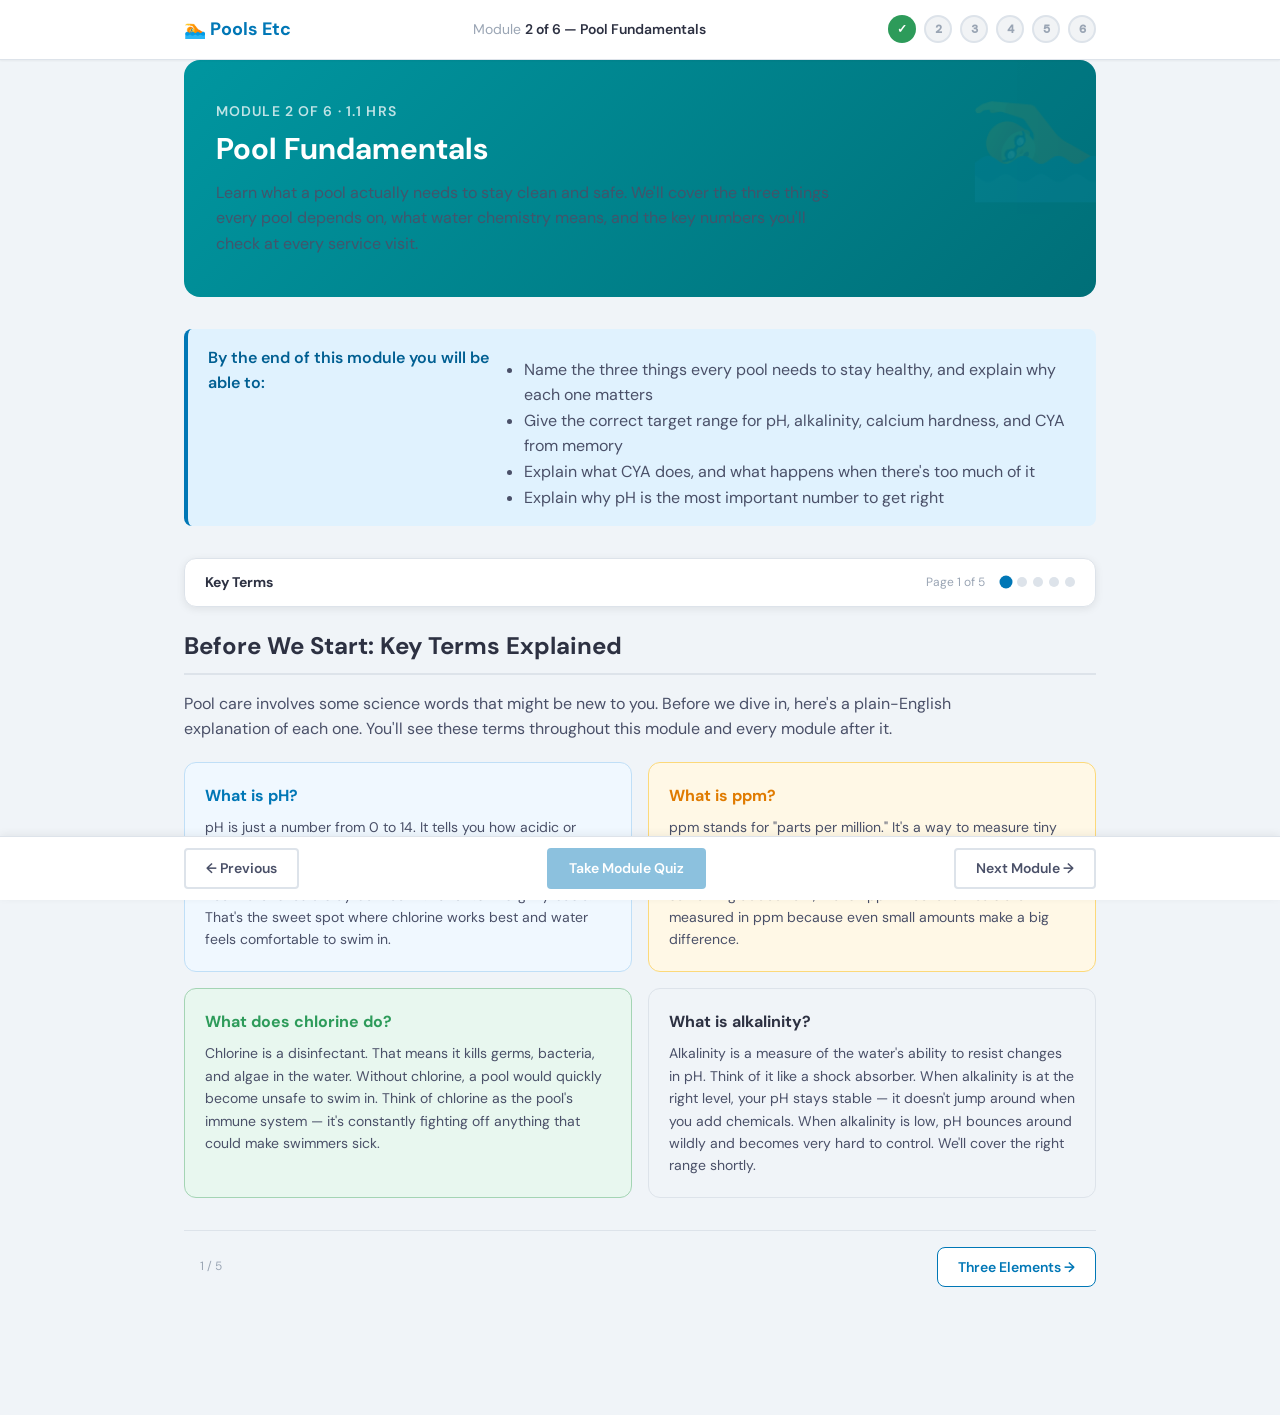
<file: modules/module-2.html>
<!DOCTYPE html>
<html lang="en">
<head>
  <meta charset="UTF-8" />
  <meta name="viewport" content="width=device-width, initial-scale=1.0" />
  <title>Module 2 — Pool Fundamentals | Pools Etc Training</title>
  <link rel="stylesheet" href="../assets/css/base.css" />
  <link rel="stylesheet" href="../assets/css/components.css" />
  <link rel="stylesheet" href="../assets/css/quiz.css" />
  <link rel="stylesheet" href="../assets/css/interactive.css" />
  <link rel="stylesheet" href="../assets/css/print.css" />
</head>
<body>

<div id="nav-root"></div>

<div class="page-wrapper">
  <div class="container">

    <!-- Hero Banner -->
    <div class="module-hero" style="background: linear-gradient(135deg, var(--module-2) 0%, #006f78 100%); border-radius: var(--radius-xl); padding: var(--space-10) var(--space-8); margin-bottom: var(--space-8); color:white; position:relative; overflow:hidden;">
      <div style="position:relative; z-index:1;">
        <div style="font-size:var(--text-sm); font-weight:600; text-transform:uppercase; letter-spacing:.08em; opacity:.75; margin-bottom:var(--space-2);">Module 2 of 6 · 1.1 hrs</div>
        <h1 style="color:white; margin-bottom:var(--space-3); font-size:var(--text-3xl);">Pool Fundamentals</h1>
        <p style="opacity:.9; margin:0; max-width:56ch;">Learn what a pool actually needs to stay clean and safe. We'll cover the three things every pool depends on, what water chemistry means, and the key numbers you'll check at every service visit.</p>
      </div>
      <div style="position:absolute; right:-20px; top:-20px; font-size:120px; opacity:.08; pointer-events:none; z-index:0;">🏊</div>
    </div>

    <!-- Learning Objectives -->
    <div class="callout callout-info" style="margin-bottom: var(--space-8);">
      <strong>By the end of this module you will be able to:</strong>
      <ul style="margin-top:var(--space-3); padding-left:var(--space-5); list-style:disc;">
        <li>Name the three things every pool needs to stay healthy, and explain why each one matters</li>
        <li>Give the correct target range for pH, alkalinity, calcium hardness, and CYA from memory</li>
        <li>Explain what CYA does, and what happens when there's too much of it</li>
        <li>Explain why pH is the most important number to get right</li>
      </ul>
    </div>

    <!-- Building Blocks Section -->
    <div class="content-section" id="section-basics" style="margin-bottom:var(--space-8);">
      <h2>Before We Start: Key Terms Explained</h2>
      <p>Pool care involves some science words that might be new to you. Before we dive in, here's a plain-English explanation of each one. You'll see these terms throughout this module and every module after it.</p>

      <div style="display:grid; grid-template-columns:repeat(2,1fr); gap:var(--space-4); margin:var(--space-5) 0;">
        <div style="background:var(--color-primary-subtle); border-radius:var(--radius-lg); padding:var(--space-5); border:1px solid #c0dff7;">
          <div style="font-weight:700; color:var(--color-primary); margin-bottom:var(--space-2);">What is pH?</div>
          <p style="font-size:var(--text-sm); margin:0;">pH is just a number from 0 to 14. It tells you how acidic or "basic" the water is. A 7 is neutral — like pure water. Below 7 is acidic (like lemon juice). Above 7 is basic (like baking soda). Pool water should stay between <strong>7.2 and 7.6</strong> — slightly basic. That's the sweet spot where chlorine works best and water feels comfortable to swim in.</p>
        </div>
        <div style="background:#fff8e6; border-radius:var(--radius-lg); padding:var(--space-5); border:1px solid #fcd97a;">
          <div style="font-weight:700; color:var(--color-amber); margin-bottom:var(--space-2);">What is ppm?</div>
          <p style="font-size:var(--text-sm); margin:0;">ppm stands for "parts per million." It's a way to measure tiny amounts of something in water. Here's an easy way to picture it: imagine filling a million cups of water. If 1 of those cups had something added to it, that's 1 ppm. Pool chemicals are measured in ppm because even small amounts make a big difference.</p>
        </div>
        <div style="background:var(--color-success-light); border-radius:var(--radius-lg); padding:var(--space-5); border:1px solid #a4d4b4;">
          <div style="font-weight:700; color:var(--color-success); margin-bottom:var(--space-2);">What does chlorine do?</div>
          <p style="font-size:var(--text-sm); margin:0;">Chlorine is a disinfectant. That means it kills germs, bacteria, and algae in the water. Without chlorine, a pool would quickly become unsafe to swim in. Think of chlorine as the pool's immune system — it's constantly fighting off anything that could make swimmers sick.</p>
        </div>
        <div style="background:var(--color-bg); border-radius:var(--radius-lg); padding:var(--space-5); border:1px solid var(--border-color);">
          <div style="font-weight:700; color:var(--color-dark); margin-bottom:var(--space-2);">What is alkalinity?</div>
          <p style="font-size:var(--text-sm); margin:0;">Alkalinity is a measure of the water's ability to resist changes in pH. Think of it like a shock absorber. When alkalinity is at the right level, your pH stays stable — it doesn't jump around when you add chemicals. When alkalinity is low, pH bounces around wildly and becomes very hard to control. We'll cover the right range shortly.</p>
        </div>
      </div>
    </div>

    <!-- Section 1: Three Elements -->
    <div class="content-section" id="section-three" style="margin-bottom:var(--space-8);">
      <h2>1. The Three Elements of Pool Care</h2>
      <p>A healthy pool needs three things working together at all times. If any one of them is missing or broken, the other two can't make up for it. Think of it like a three-legged stool — all three legs have to be there or the whole thing falls over.</p>

      <div class="interactive-section" style="margin:var(--space-6) 0;">
        <div class="interactive-section__title">🔄 Pool Care Wheel</div>
        <div class="interactive-section__subtitle">Click each element to explore it. You must visit all three before the quiz button unlocks.</div>
        <div class="wheel-layout">
          <div class="wheel-segments" id="wheel-segments">
            <button class="wheel-segment-btn" id="wseg-chemistry" onclick="showWheel('chemistry')">
              <span class="wheel-segment-icon">⚗️</span>
              <div>
                <div class="wheel-segment-label">Chemistry</div>
                <div style="font-size:var(--text-xs); color:var(--color-locked); margin-top:2px;">pH, alkalinity, chlorine, CYA…</div>
              </div>
            </button>
            <button class="wheel-segment-btn" id="wseg-circulation" onclick="showWheel('circulation')">
              <span class="wheel-segment-icon">🔄</span>
              <div>
                <div class="wheel-segment-label">Circulation</div>
                <div style="font-size:var(--text-xs); color:var(--color-locked); margin-top:2px;">Pump, filter, returns, flow rate…</div>
              </div>
            </button>
            <button class="wheel-segment-btn" id="wseg-maintenance" onclick="showWheel('maintenance')">
              <span class="wheel-segment-icon">🧹</span>
              <div>
                <div class="wheel-segment-label">Maintenance</div>
                <div style="font-size:var(--text-xs); color:var(--color-locked); margin-top:2px;">Brushing, vacuuming, skimming…</div>
              </div>
            </button>
          </div>
          <div id="wheel-panel-area">
            <div class="wheel-panel" id="wp-chemistry">
              <div class="wheel-panel__title">⚗️ Chemistry</div>
              <p>Chemistry is about keeping the water balanced. That means the right amount of chlorine to kill germs, the right pH so the water doesn't irritate skin or eyes, and several other measurements that we'll cover in this module.</p>
              <p>When chemistry is off, you get cloudy water, algae, or water that damages the pool itself. <strong>pH is the most important number to get right</strong> — it controls whether your chlorine can actually do its job. At the right pH (7.2–7.6), about half your chlorine is active and working. At a high pH of 8.0, only about 20% is working. So even if the chlorine level looks fine on a test, bad pH can make it almost useless.</p>
            </div>
            <div class="wheel-panel" id="wp-circulation">
              <div class="wheel-panel__title">🔄 Circulation</div>
              <p>Circulation means the water is constantly moving. The pump pulls water out of the pool, pushes it through the filter to clean it, then sends it back. Without that movement, chemicals can't spread evenly, and algae starts growing in the still corners.</p>
              <p>The pump needs to run <strong>8–12 hours per day in summer</strong>. There's a timer (called a timeclock) that controls this. Part of your job is checking that it's set correctly at every visit.</p>
            </div>
            <div class="wheel-panel" id="wp-maintenance">
              <div class="wheel-panel__title">🧹 Maintenance</div>
              <p>Maintenance is the physical cleaning — skimming leaves off the surface, brushing the walls and floor, and vacuuming up debris that settles on the bottom. Chemicals alone can't do this job.</p>
              <p>Here's why brushing matters even when the pool looks clean: algae starts as a thin, invisible film on the pool walls before it turns green. Regular brushing breaks that film and stops algae before it ever becomes a problem. <strong>An ounce of brushing is worth a pound of algaecide.</strong></p>
            </div>
            <div id="wp-placeholder" style="text-align:center; color:var(--color-locked); padding:var(--space-8);">
              ← Select an element to explore it
            </div>
          </div>
        </div>
      </div>
    </div>

    <!-- Section 2: Chemistry Ranges -->
    <div class="content-section" id="section-chemistry" style="margin-bottom:var(--space-8);">
      <h2>2. Key Chemistry Ranges</h2>
      <p>At every service stop, you'll test the pool water and check five numbers. Each number tells you something different about the water's health. The goal is to keep each number inside its "ideal range." Too low or too high — and something goes wrong.</p>
      <p>Here's a quick overview of what each chemical does, before we get to the numbers:</p>
      <ul style="padding-left:var(--space-5); list-style:disc; margin-bottom:var(--space-5);">
        <li><strong>pH</strong> — Controls how acidic or basic the water is. Directly affects how well chlorine works. This is the most important number.</li>
        <li><strong>Total Alkalinity</strong> — The "shock absorber" for pH. Keeps pH from jumping around when chemicals are added.</li>
        <li><strong>Calcium Hardness</strong> — Measures dissolved calcium in the water. Too little and the water eats away at plaster surfaces. Too much and it leaves white scale buildup.</li>
        <li><strong>Free Chlorine (FC)</strong> — This is the amount of chlorine that's actually active and available to kill germs. The "free" part means it hasn't been used up yet.</li>
        <li><strong>CYA (Stabilizer)</strong> — Protects chlorine from being destroyed by the sun. We'll cover CYA in detail in the next section.</li>
      </ul>
      <p>Now here are the target ranges. These are the numbers you need to memorize:</p>

      <div style="overflow-x:auto; margin-bottom:var(--space-5);">
        <table style="width:100%; border-collapse:collapse;">
          <thead>
            <tr style="background:var(--color-dark); color:white;">
              <th style="padding:var(--space-3) var(--space-4); text-align:left;">Parameter</th>
              <th style="padding:var(--space-3) var(--space-4); text-align:left;">Ideal Range</th>
              <th style="padding:var(--space-3) var(--space-4); text-align:left;">Too Low</th>
              <th style="padding:var(--space-3) var(--space-4); text-align:left;">Too High</th>
            </tr>
          </thead>
          <tbody>
            <tr style="border-bottom:1px solid var(--border-color);">
              <td style="padding:var(--space-3) var(--space-4); font-weight:600;">pH</td>
              <td style="padding:var(--space-3) var(--space-4); color:var(--color-success); font-weight:600;">7.2 – 7.6</td>
              <td style="padding:var(--space-3) var(--space-4); color:var(--color-danger);">Corrosive, eye irritation</td>
              <td style="padding:var(--space-3) var(--space-4); color:var(--color-amber);">Kills chlorine, scaling</td>
            </tr>
            <tr style="border-bottom:1px solid var(--border-color); background:var(--color-bg);">
              <td style="padding:var(--space-3) var(--space-4); font-weight:600;">Total Alkalinity</td>
              <td style="padding:var(--space-3) var(--space-4); color:var(--color-success); font-weight:600;">80 – 120 ppm</td>
              <td style="padding:var(--space-3) var(--space-4); color:var(--color-danger);">pH bounce, corrosion</td>
              <td style="padding:var(--space-3) var(--space-4); color:var(--color-amber);">Cloudy water, scaling</td>
            </tr>
            <tr style="border-bottom:1px solid var(--border-color);">
              <td style="padding:var(--space-3) var(--space-4); font-weight:600;">Calcium Hardness</td>
              <td style="padding:var(--space-3) var(--space-4); color:var(--color-success); font-weight:600;">200 – 400 ppm</td>
              <td style="padding:var(--space-3) var(--space-4); color:var(--color-danger);">Plaster etching</td>
              <td style="padding:var(--space-3) var(--space-4); color:var(--color-amber);">Scaling on surfaces</td>
            </tr>
            <tr style="border-bottom:1px solid var(--border-color); background:var(--color-bg);">
              <td style="padding:var(--space-3) var(--space-4); font-weight:600;">Free Chlorine</td>
              <td style="padding:var(--space-3) var(--space-4); color:var(--color-success); font-weight:600;">1 – 3 ppm</td>
              <td style="padding:var(--space-3) var(--space-4); color:var(--color-danger);">Algae, bacteria, illness</td>
              <td style="padding:var(--space-3) var(--space-4); color:var(--color-amber);">Bleaches swimwear, irritates</td>
            </tr>
            <tr>
              <td style="padding:var(--space-3) var(--space-4); font-weight:600;">CYA (Stabilizer)</td>
              <td style="padding:var(--space-3) var(--space-4); color:var(--color-success); font-weight:600;">30 – 50 ppm</td>
              <td style="padding:var(--space-3) var(--space-4); color:var(--color-danger);">Chlorine burns off in sun</td>
              <td style="padding:var(--space-3) var(--space-4); color:var(--color-amber);">Chlorine lock, ineffective FC</td>
            </tr>
          </tbody>
        </table>
      </div>

      <div class="callout callout-info">
        <strong>Memory trick:</strong> "pH is mood, alkalinity is the bodyguard." When alkalinity is right, pH stays stable. When alkalinity is low, pH bounces around wildly with every chemical addition — like a mood without a bodyguard.
      </div>
    </div>

    <!-- Section 3: CYA Deep Dive -->
    <div class="content-section" id="section-cya" style="margin-bottom:var(--space-8);">
      <h2>3. CYA — Chlorine's Sunscreen</h2>
      <p><strong>The problem:</strong> The sun destroys chlorine. UV rays from sunlight break down chlorine molecules and make them inactive. Without any protection, chlorine in an outdoor pool can disappear in just 2 to 4 hours of direct sun. That's expensive, and it leaves the pool unprotected.</p>

      <p><strong>The solution:</strong> CYA (short for cyanuric acid, also called a "stabilizer") acts like sunscreen for chlorine. It bonds loosely with chlorine molecules and shields them from UV rays, so they last much longer in the water. Most chlorine tablets already have CYA built into them.</p>

      <p><strong>The problem with too much CYA:</strong> Here's where it gets tricky. CYA builds up over time. Every time you add chlorine tablets, you add a little more CYA to the water. Unlike chlorine, CYA doesn't get used up — it just accumulates. When CYA gets too high (above 80–100 ppm), it grabs onto the chlorine <em>so tightly</em> that the chlorine can't do its job anymore. The pool test might show "2 ppm chlorine," but almost none of it is active. The pool can turn green even though the numbers look fine on paper. This is called <strong>over-stabilization</strong>.</p>

      <p><strong>The fix:</strong> There is no chemical that removes CYA. The only way to lower it is to drain some of the water out and refill with fresh water. This dilutes the CYA back to a safe level.</p>

      <!-- Knowledge check -->
      <div class="knowledge-check">
        <div class="knowledge-check__label">Quick Check</div>
        <div class="knowledge-check__question">A pool's CYA tests at 150 ppm (the ideal range is 30–50 ppm). What should you do?</div>
        <div class="knowledge-check__choices">
          <button class="kc-choice" onclick="kcAnswer(this, false, 'There is no chemical that removes CYA. Adding shock cannot fix over-stabilization.')">Add extra shock to compensate</button>
          <button class="kc-choice" onclick="kcAnswer(this, false, 'Muriatic acid adjusts pH, not CYA. There\'s no chemical to remove CYA.')">Add muriatic acid to neutralize</button>
          <button class="kc-choice" onclick="kcAnswer(this, true, '✅ Correct! The only way to lower CYA is to drain some water and refill with fresh. CYA cannot be chemically removed.')">Partially drain and refill with fresh water</button>
          <button class="kc-choice" onclick="kcAnswer(this, false, 'Running the pump does not remove or reduce CYA.')">Run the pump 24 hours to break it down</button>
        </div>
      </div>
    </div>

    <!-- Interactive: Chemistry Sliders -->
    <div class="interactive-section" id="m2-chem-sliders" style="margin-bottom:var(--space-8);">
      <div class="interactive-section__title">🎚️ Chemistry Range Practice</div>
      <div class="interactive-section__subtitle">Read the scenario, then drag the slider to show whether the reading is low, ideal, or high.</div>

      <div class="slider-scenario">
        <div class="slider-scenario__description">📋 Scenario: You test a pool and the pH reads <strong>8.1</strong>. The ideal range is 7.2–7.6. Where does this reading fall?</div>
        <div class="range-labels">
          <span>Too Low</span><span>Ideal Zone (7.2–7.6)</span><span>Too High</span>
        </div>
        <input type="range" class="range-track" id="ph-slider" min="1" max="10" value="5"
          oninput="updateSlider('ph', this.value)"
          aria-label="pH slider"/>
        <div class="range-value-display" id="ph-display">midpoint</div>
        <button class="btn btn-primary btn-sm" style="margin-top:var(--space-3);" onclick="checkSlider('ph', 8, 'TOO HIGH — at 8.1 chlorine is only about 20% effective. Add muriatic acid to lower pH back to 7.2–7.6.')">Check Answer</button>
        <div class="slider-feedback" id="ph-feedback"></div>
      </div>

      <div class="slider-scenario" style="margin-top:var(--space-5);">
        <div class="slider-scenario__description">📋 Scenario: Alkalinity tests at <strong>55 ppm</strong>. The ideal range is 80–120 ppm. Where does this fall?</div>
        <div class="range-labels">
          <span>Too Low (below 80)</span><span>Ideal (80–120)</span><span>Too High (above 120)</span>
        </div>
        <input type="range" class="range-track" id="alk-slider" min="1" max="10" value="5"
          oninput="updateSlider('alk', this.value)"
          aria-label="Alkalinity slider"/>
        <div class="range-value-display" id="alk-display">midpoint</div>
        <button class="btn btn-primary btn-sm" style="margin-top:var(--space-3);" onclick="checkSlider('alk', 3, 'TOO LOW — at 55 ppm alkalinity is low and pH will bounce. Add sodium bicarbonate (baking soda) to raise alkalinity to 80–120 ppm.')">Check Answer</button>
        <div class="slider-feedback" id="alk-feedback"></div>
      </div>
    </div>

    <!-- Flashcard Deck -->
    <div id="module2-flashcards"></div>

    <!-- Module Quiz -->
    <div class="card" id="module-quiz" style="margin-bottom:var(--space-8);">
      <div class="card-body">
        <h2 style="margin-bottom:var(--space-2);">Module 2 Quiz</h2>
        <p style="margin-bottom:var(--space-5); color:var(--color-locked);">10 questions · 80% to pass (8/10)</p>
        <div id="quiz-container"></div>
      </div>
    </div>

    <div id="m2-refcard" style="text-align:center; margin-bottom:var(--space-8);">
      <a href="../reference-cards/ref-card-2.html" class="btn btn-secondary" target="_blank">🖨️ Print Reference Card — Module 2</a>
    </div>

  </div>
</div>

<div id="footer-nav-root"></div>

<script src="../assets/js/progress.js"></script>
<script src="../assets/js/navigation.js"></script>
<script src="../assets/js/engine.js"></script>
<script src="../assets/js/interactions/flip-cards.js"></script>
<script src="../assets/js/pager.js"></script>

<script>
  Progress.init();
  Navigation.renderHeader({ moduleNumber: 2, moduleTitle: 'Pool Fundamentals' });
  Navigation.renderFooterNav({
    prevUrl: 'module-1.html',
    nextUrl: 'module-3.html',
    quizContainerId: 'module-quiz',
    quizAlreadyPassed: Progress.getStatus('module2').quizPassed,
  });

  QuizEngine.render('module2', 'quiz-container');

  FlipCards.create({
    containerId: 'module2-flashcards',
    cards: [
      { front: 'What are the three elements of pool care?', back: 'Chemistry · Circulation · Maintenance' },
      { front: 'Ideal pH range for a pool?', back: '7.2 – 7.6' },
      { front: 'Ideal total alkalinity?', back: '80 – 120 ppm' },
      { front: 'What does CYA do?', back: 'Protects chlorine from UV degradation by sunlight (stabilizer)' },
      { front: '"pH is mood, alkalinity is ___"', back: '"The bodyguard" — alkalinity buffers pH and prevents bouncing' },
      { front: 'Ideal calcium hardness for plaster pools?', back: '200 – 400 ppm' },
      { front: 'What happens to chlorine effectiveness at pH 8.0?', back: 'Only ~20% is in active form — 5x less effective than at 7.4' },
    ],
  });

  // Pagination
  ModulePager.init([
    { title: 'Key Terms',         elements: ['section-basics'] },
    { title: 'Three Elements',    elements: ['section-three'] },
    { title: 'Chemistry Ranges',  elements: ['section-chemistry', 'm2-chem-sliders'] },
    { title: 'CYA Explained',     elements: ['section-cya'] },
    { title: 'Review & Quiz',     elements: ['module2-flashcards', 'module-quiz', 'm2-refcard'] },
  ]);

  // Pool Care Wheel logic
  var wheelVisited = new Set();
  function showWheel(segment) {
    document.querySelectorAll('.wheel-panel').forEach(function(p) { p.classList.remove('visible'); });
    document.querySelectorAll('.wheel-segment-btn').forEach(function(b) { b.classList.remove('active'); });
    document.getElementById('wp-placeholder').style.display = 'none';
    document.getElementById('wp-' + segment).classList.add('visible');
    document.getElementById('wseg-' + segment).classList.add('active');
    document.getElementById('wseg-' + segment).classList.add('visited');
    wheelVisited.add(segment);
  }

  // Slider logic
  var sliderValues = { ph: 5, alk: 5 };
  function updateSlider(id, val) {
    sliderValues[id] = parseInt(val);
    var labels = { 1:'Very Low', 2:'Low', 3:'Low', 4:'Borderline Low', 5:'Midpoint', 6:'Borderline High', 7:'High', 8:'High', 9:'Very High', 10:'Extreme' };
    document.getElementById(id + '-display').textContent = 'Position: ' + labels[val];
    document.getElementById(id + '-feedback').classList.remove('visible');
  }

  function checkSlider(id, tooHighThreshold, explanation) {
    var val = sliderValues[id];
    var fb = document.getElementById(id + '-feedback');
    fb.classList.add('visible');
    fb.classList.remove('good', 'bad');
    if (val >= tooHighThreshold) {
      fb.classList.add('bad');
      fb.textContent = explanation;
    } else if (val >= 4 && val <= 7) {
      fb.classList.add('bad');
      fb.textContent = explanation;
    } else {
      fb.classList.add('bad');
      fb.textContent = explanation;
    }
  }

  function kcAnswer(btn, isCorrect, msg) {
    var parent = btn.closest('.knowledge-check');
    var btns = parent.querySelectorAll('.kc-choice');
    btns.forEach(function(b) { b.disabled = true; if (b === btn) b.classList.add(isCorrect ? 'correct' : 'wrong'); });
    var reveal = parent.querySelector('.kc-answer-reveal');
    if (reveal) { reveal.textContent = msg; reveal.classList.add('visible'); }
  }
</script>
</body>
</html>
</file>
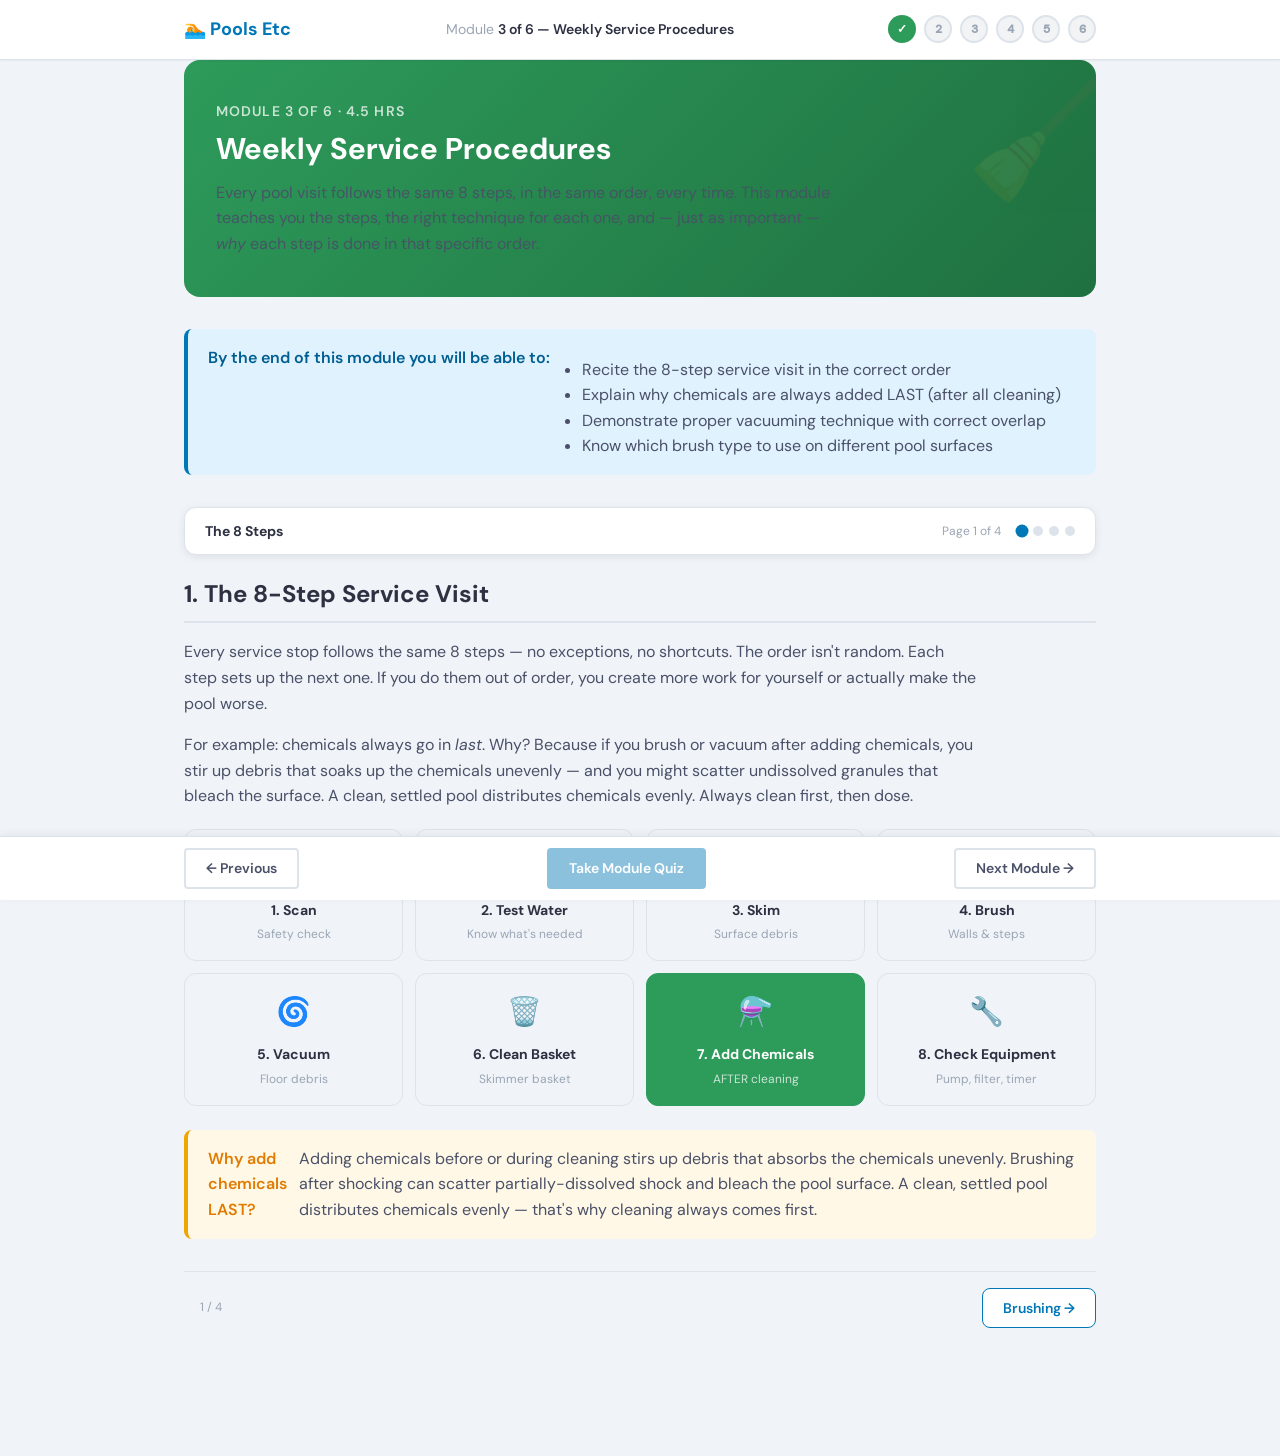
<file: modules/module-3.html>
<!DOCTYPE html>
<html lang="en">
<head>
  <meta charset="UTF-8" />
  <meta name="viewport" content="width=device-width, initial-scale=1.0" />
  <title>Module 3 — Weekly Service Procedures | Pools Etc Training</title>
  <link rel="stylesheet" href="../assets/css/base.css" />
  <link rel="stylesheet" href="../assets/css/components.css" />
  <link rel="stylesheet" href="../assets/css/quiz.css" />
  <link rel="stylesheet" href="../assets/css/interactive.css" />
  <link rel="stylesheet" href="../assets/css/print.css" />
</head>
<body>

<div id="nav-root"></div>

<div class="page-wrapper">
  <div class="container">

    <!-- Hero -->
    <div class="module-hero" style="background: linear-gradient(135deg, var(--module-3) 0%, #1f7040 100%); border-radius: var(--radius-xl); padding: var(--space-10) var(--space-8); margin-bottom: var(--space-8); color:white; position:relative; overflow:hidden;">
      <div style="position:relative; z-index:1;">
        <div style="font-size:var(--text-sm); font-weight:600; text-transform:uppercase; letter-spacing:.08em; opacity:.75; margin-bottom:var(--space-2);">Module 3 of 6 · 4.5 hrs</div>
        <h1 style="color:white; margin-bottom:var(--space-3); font-size:var(--text-3xl);">Weekly Service Procedures</h1>
        <p style="opacity:.9; margin:0; max-width:56ch;">Every pool visit follows the same 8 steps, in the same order, every time. This module teaches you the steps, the right technique for each one, and — just as important — <em>why</em> each step is done in that specific order.</p>
      </div>
      <div style="position:absolute; right:-20px; top:-20px; font-size:120px; opacity:.08; pointer-events:none; z-index:0;">🧹</div>
    </div>

    <!-- Learning Objectives -->
    <div class="callout callout-info" style="margin-bottom:var(--space-8);">
      <strong>By the end of this module you will be able to:</strong>
      <ul style="margin-top:var(--space-3); padding-left:var(--space-5); list-style:disc;">
        <li>Recite the 8-step service visit in the correct order</li>
        <li>Explain why chemicals are always added LAST (after all cleaning)</li>
        <li>Demonstrate proper vacuuming technique with correct overlap</li>
        <li>Know which brush type to use on different pool surfaces</li>
      </ul>
    </div>

    <!-- Section 1: The 8-Step Service Visit -->
    <div class="content-section" id="section-steps" style="margin-bottom:var(--space-8);">
      <h2>1. The 8-Step Service Visit</h2>
      <p>Every service stop follows the same 8 steps — no exceptions, no shortcuts. The order isn't random. Each step sets up the next one. If you do them out of order, you create more work for yourself or actually make the pool worse.</p>
      <p>For example: chemicals always go in <em>last</em>. Why? Because if you brush or vacuum after adding chemicals, you stir up debris that soaks up the chemicals unevenly — and you might scatter undissolved granules that bleach the surface. A clean, settled pool distributes chemicals evenly. Always clean first, then dose.</p>

      <div style="display:grid; grid-template-columns:repeat(4,1fr); gap:var(--space-3); margin:var(--space-5) 0;">
        <div style="background:var(--color-bg); border-radius:var(--radius-lg); padding:var(--space-4); text-align:center; border:1px solid var(--border-color);">
          <div style="font-size:28px; margin-bottom:var(--space-2);">👀</div>
          <div style="font-weight:700; color:var(--color-dark); font-size:var(--text-sm);">1. Scan</div>
          <div style="font-size:var(--text-xs); color:var(--color-locked); margin-top:4px;">Safety check</div>
        </div>
        <div style="background:var(--color-bg); border-radius:var(--radius-lg); padding:var(--space-4); text-align:center; border:1px solid var(--border-color);">
          <div style="font-size:28px; margin-bottom:var(--space-2);">🧪</div>
          <div style="font-weight:700; color:var(--color-dark); font-size:var(--text-sm);">2. Test Water</div>
          <div style="font-size:var(--text-xs); color:var(--color-locked); margin-top:4px;">Know what's needed</div>
        </div>
        <div style="background:var(--color-bg); border-radius:var(--radius-lg); padding:var(--space-4); text-align:center; border:1px solid var(--border-color);">
          <div style="font-size:28px; margin-bottom:var(--space-2);">🍃</div>
          <div style="font-weight:700; color:var(--color-dark); font-size:var(--text-sm);">3. Skim</div>
          <div style="font-size:var(--text-xs); color:var(--color-locked); margin-top:4px;">Surface debris</div>
        </div>
        <div style="background:var(--color-bg); border-radius:var(--radius-lg); padding:var(--space-4); text-align:center; border:1px solid var(--border-color);">
          <div style="font-size:28px; margin-bottom:var(--space-2);">🖌️</div>
          <div style="font-weight:700; color:var(--color-dark); font-size:var(--text-sm);">4. Brush</div>
          <div style="font-size:var(--text-xs); color:var(--color-locked); margin-top:4px;">Walls &amp; steps</div>
        </div>
        <div style="background:var(--color-bg); border-radius:var(--radius-lg); padding:var(--space-4); text-align:center; border:1px solid var(--border-color);">
          <div style="font-size:28px; margin-bottom:var(--space-2);">🌀</div>
          <div style="font-weight:700; color:var(--color-dark); font-size:var(--text-sm);">5. Vacuum</div>
          <div style="font-size:var(--text-xs); color:var(--color-locked); margin-top:4px;">Floor debris</div>
        </div>
        <div style="background:var(--color-bg); border-radius:var(--radius-lg); padding:var(--space-4); text-align:center; border:1px solid var(--border-color);">
          <div style="font-size:28px; margin-bottom:var(--space-2);">🗑️</div>
          <div style="font-weight:700; color:var(--color-dark); font-size:var(--text-sm);">6. Clean Basket</div>
          <div style="font-size:var(--text-xs); color:var(--color-locked); margin-top:4px;">Skimmer basket</div>
        </div>
        <div style="background:var(--module-3); border-radius:var(--radius-lg); padding:var(--space-4); text-align:center; border:1px solid var(--module-3);">
          <div style="font-size:28px; margin-bottom:var(--space-2);">⚗️</div>
          <div style="font-weight:700; color:white; font-size:var(--text-sm);">7. Add Chemicals</div>
          <div style="font-size:var(--text-xs); color:rgba(255,255,255,0.75); margin-top:4px;">AFTER cleaning</div>
        </div>
        <div style="background:var(--color-bg); border-radius:var(--radius-lg); padding:var(--space-4); text-align:center; border:1px solid var(--border-color);">
          <div style="font-size:28px; margin-bottom:var(--space-2);">🔧</div>
          <div style="font-weight:700; color:var(--color-dark); font-size:var(--text-sm);">8. Check Equipment</div>
          <div style="font-size:var(--text-xs); color:var(--color-locked); margin-top:4px;">Pump, filter, timer</div>
        </div>
      </div>

      <div class="callout callout-warning">
        <strong>Why add chemicals LAST?</strong> Adding chemicals before or during cleaning stirs up debris that absorbs the chemicals unevenly. Brushing after shocking can scatter partially-dissolved shock and bleach the pool surface. A clean, settled pool distributes chemicals evenly — that's why cleaning always comes first.
      </div>
    </div>

    <!-- Section 2: Brushing -->
    <div class="content-section" id="section-brushing" style="margin-bottom:var(--space-8);">
      <h2>2. Brushing Technique</h2>

      <div class="callout callout-info" style="margin-bottom:var(--space-5);">
        <strong>What is biofilm?</strong> Biofilm is a thin, invisible layer of bacteria and organic material that clings to pool surfaces. You can't see it — but it's there. Over time, if it's not disturbed, it becomes the foundation for algae. By the time you can see green on the walls, the biofilm has already been growing for a while. Regular brushing breaks it up before it ever gets that far. That's why you brush every single visit, even when the pool looks perfectly clean.
      </div>

      <p>Brushing is non-negotiable — even when the pool looks spotless. Brush every visit, every time.</p>

      <h3>Brush Selection by Surface Type</h3>
      <div style="display:grid; grid-template-columns:repeat(3,1fr); gap:var(--space-4); margin-bottom:var(--space-5);">
        <div style="background:var(--color-bg); border-radius:var(--radius-lg); padding:var(--space-4); border:1px solid var(--border-color);">
          <div style="font-weight:700; color:var(--color-dark); margin-bottom:var(--space-2);">Plaster/Gunite</div>
          <div style="font-size:var(--text-sm);">Combination nylon/stainless steel brush. The steel bristles scrub rough surfaces; nylon protects grout lines.</div>
        </div>
        <div style="background:var(--color-bg); border-radius:var(--radius-lg); padding:var(--space-4); border:1px solid var(--border-color);">
          <div style="font-weight:700; color:var(--color-dark); margin-bottom:var(--space-2);">Vinyl Liner</div>
          <div style="font-size:var(--text-sm);">Soft nylon bristles ONLY. Steel bristles will puncture or tear vinyl liner — a very expensive mistake.</div>
        </div>
        <div style="background:var(--color-bg); border-radius:var(--radius-lg); padding:var(--space-4); border:1px solid var(--border-color);">
          <div style="font-weight:700; color:var(--color-dark); margin-bottom:var(--space-2);">Fiberglass</div>
          <div style="font-size:var(--text-sm);">Soft nylon bristles. Fiberglass can scratch easily — never use stainless steel on fiberglass pools.</div>
        </div>
      </div>
      <p><strong>Brushing order:</strong> Start at the waterline and work down. Brush walls, then steps, then the floor edges. Use long, overlapping strokes. Push sediment toward the main drain.</p>

      <div class="callout callout-warning">
        <strong>Common beginner mistake:</strong> Skipping the brush because the pool "looks clean." Remember: the biofilm you're breaking up is invisible. Brushing once a week is what keeps it from ever becoming a visible problem.
      </div>
    </div>

    <!-- Section 3: Vacuuming -->
    <div class="content-section" id="section-vacuuming" style="margin-bottom:var(--space-8);">
      <h2>3. Vacuuming Technique</h2>
      <p>After you brush, debris falls to the pool floor. Vacuuming picks it up. The key is patience — if you move the vacuum too fast, the suction can't grab the sediment. Instead, you'll stir it up into the water like a snow globe, and it'll just settle back down. Move slowly and let the vacuum do the work.</p>
      <ul style="padding-left:var(--space-5); list-style:disc; margin-bottom:var(--space-4);">
        <li><strong>Move slowly</strong> — fast movement stirs sediment back into the water instead of picking it up</li>
        <li><strong>Overlap 25–30% on every pass</strong> — this ensures you don't miss any spots. Think of it like mowing a lawn with slight overlap on each row</li>
        <li><strong>Straight passes, one end to the other</strong> — systematic, not random zigzagging</li>
        <li><strong>Start in the deep end, work toward the shallow end</strong> — any sediment you disturb will drift toward shallow water, where you'll catch it on the next pass</li>
        <li><strong>Watch the pressure gauge</strong> — if pressure drops while vacuuming, your hose or filter is getting clogged. Stop and check it.</li>
      </ul>

      <div class="callout callout-warning">
        <strong>Common beginner mistake:</strong> Moving too quickly and stirring up sediment instead of picking it up. Slow and steady is always better. If the water clouds up, you're going too fast.
      </div>
    </div>

    <!-- Interactive: Step Sequencer -->
    <div class="interactive-section" id="m3-sequencer" style="margin-bottom:var(--space-8);">
      <div class="interactive-section__title">🔢 Service Visit Step Sequencer</div>
      <div class="interactive-section__subtitle">Drag all 8 steps from the left into the correct order on the right. Then click "Check Order."</div>
      <div id="step-sequencer"></div>
    </div>

    <!-- Flashcards -->
    <div id="module3-flashcards"></div>

    <!-- Module Quiz -->
    <div class="card" id="module-quiz" style="margin-bottom:var(--space-8);">
      <div class="card-body">
        <h2 style="margin-bottom:var(--space-2);">Module 3 Quiz</h2>
        <p style="margin-bottom:var(--space-5); color:var(--color-locked);">10 questions · 80% to pass (8/10)</p>
        <div id="quiz-container"></div>
      </div>
    </div>

    <div id="m3-refcard" style="text-align:center; margin-bottom:var(--space-8);">
      <a href="../reference-cards/ref-card-3.html" class="btn btn-secondary" target="_blank">🖨️ Print Reference Card — Module 3</a>
    </div>

  </div>
</div>

<div id="footer-nav-root"></div>

<script src="../assets/js/progress.js"></script>
<script src="../assets/js/navigation.js"></script>
<script src="../assets/js/engine.js"></script>
<script src="../assets/js/interactions/drag-drop.js"></script>
<script src="../assets/js/interactions/flip-cards.js"></script>
<script src="../assets/js/pager.js"></script>

<script>
  Progress.init();
  Navigation.renderHeader({ moduleNumber: 3, moduleTitle: 'Weekly Service Procedures' });
  Navigation.renderFooterNav({
    prevUrl: 'module-2.html',
    nextUrl: 'module-4.html',
    quizContainerId: 'module-quiz',
    quizAlreadyPassed: Progress.getStatus('module3').quizPassed,
  });

  QuizEngine.render('module3', 'quiz-container');

  // Pagination
  ModulePager.init([
    { title: 'The 8 Steps',     elements: ['section-steps'] },
    { title: 'Brushing',        elements: ['section-brushing'] },
    { title: 'Vacuuming',       elements: ['section-vacuuming'] },
    { title: 'Review & Quiz',   elements: ['m3-sequencer', 'module3-flashcards', 'module-quiz', 'm3-refcard'] },
  ]);

  DragDrop.createSequencer({
    containerId: 'step-sequencer',
    items: [
      { id: 'scan',      label: '👀 Scan pool & yard for safety issues' },
      { id: 'test',      label: '🧪 Test water chemistry' },
      { id: 'skim',      label: '🍃 Skim surface debris' },
      { id: 'brush',     label: '🖌️ Brush walls, steps & floors' },
      { id: 'vacuum',    label: '🌀 Vacuum the pool floor' },
      { id: 'basket',    label: '🗑️ Clean skimmer basket' },
      { id: 'chemicals', label: '⚗️ Add chemicals (based on test)' },
      { id: 'equipment', label: '🔧 Check equipment pad' },
    ],
    correctOrder: ['scan','test','skim','brush','vacuum','basket','chemicals','equipment'],
  });

  FlipCards.create({
    containerId: 'module3-flashcards',
    cards: [
      { front: 'What is Step 1 of every service visit?', back: 'Scan the pool and yard for safety issues or damage before beginning any work.' },
      { front: 'Why do you test water BEFORE cleaning?', back: 'To know what chemicals are needed — but you don\'t add them until AFTER all cleaning is complete.' },
      { front: 'Why add chemicals LAST?', back: 'Debris absorbs chemicals unevenly. A clean, settled pool distributes chemicals properly.' },
      { front: 'What overlap % is correct for vacuuming?', back: '25–30% overlap on each pass ensures complete coverage.' },
      { front: 'What brush for vinyl liner pools?', back: 'Soft nylon ONLY — steel bristles puncture vinyl.' },
      { front: 'What is Step 8 (final step)?', back: 'Check the equipment pad: pump, filter pressure, timeclock, and any issues to document.' },
    ],
  });
</script>
</body>
</html>
</file>
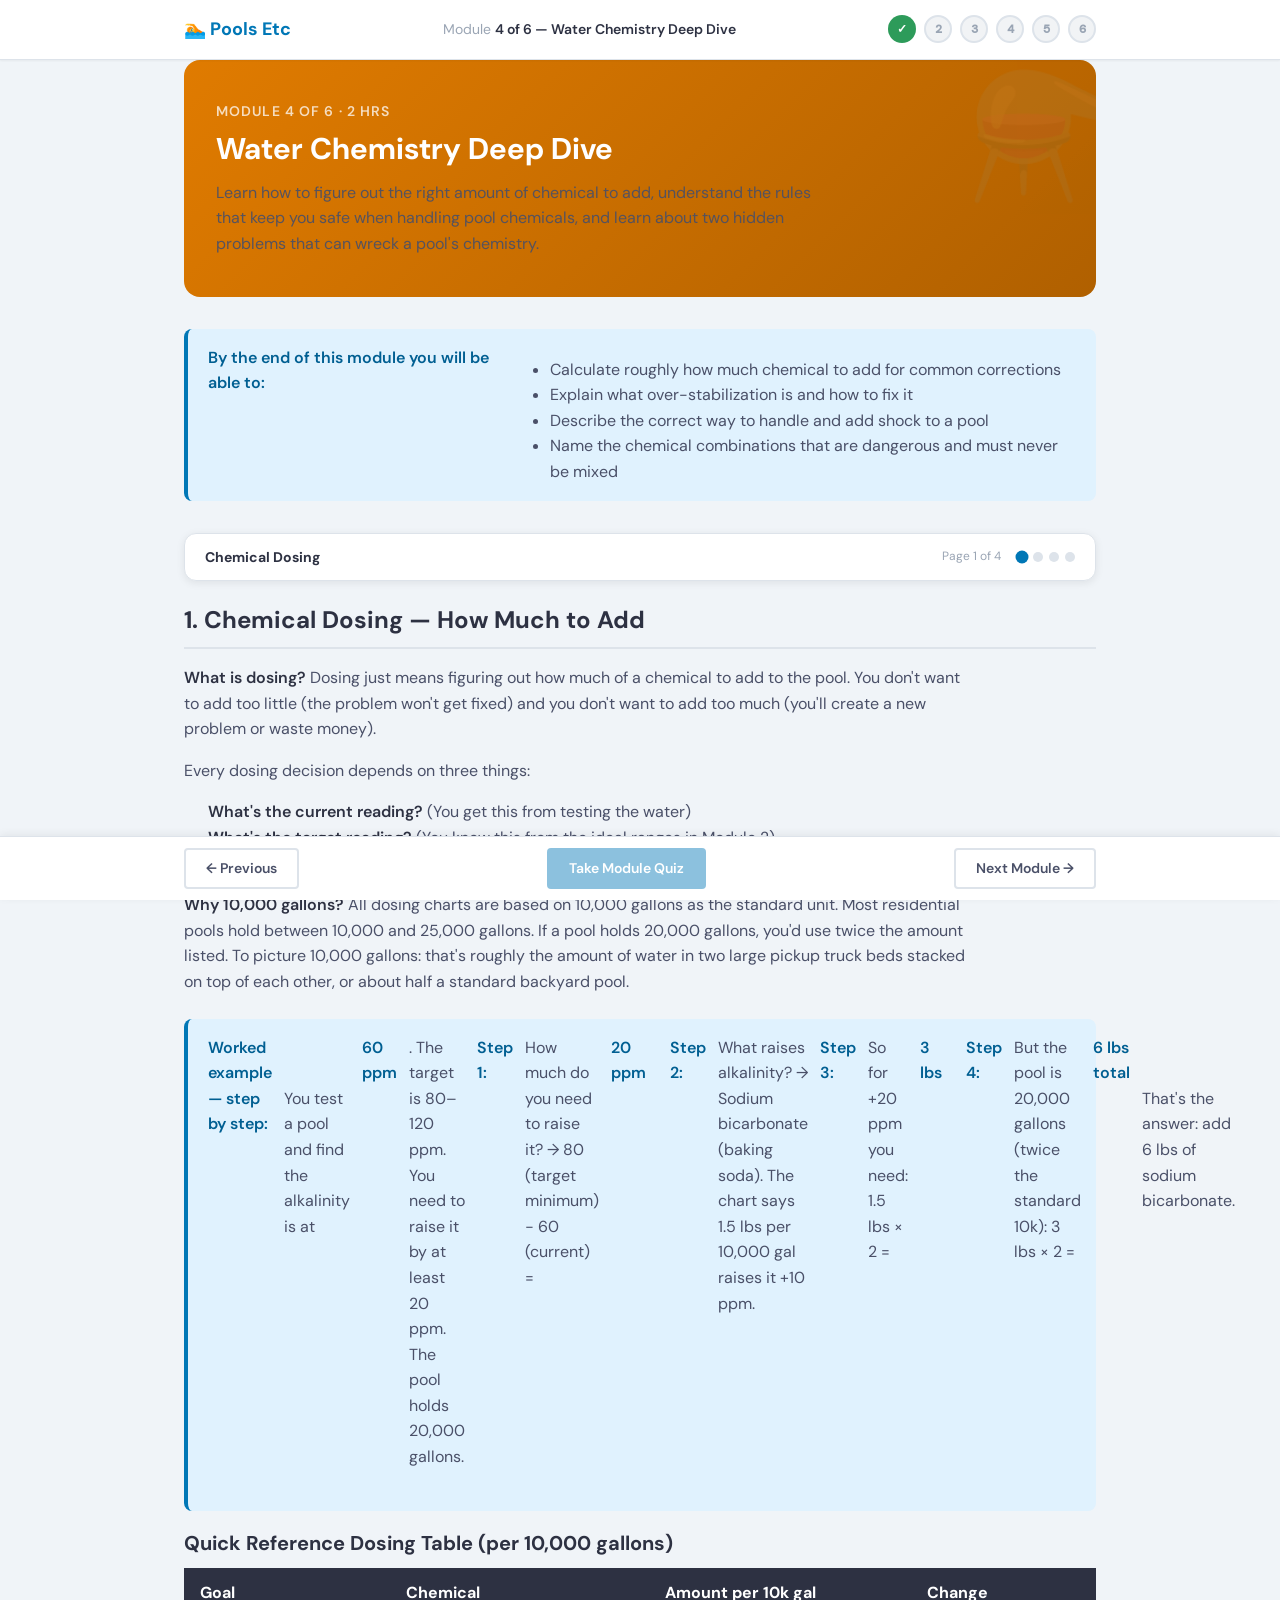
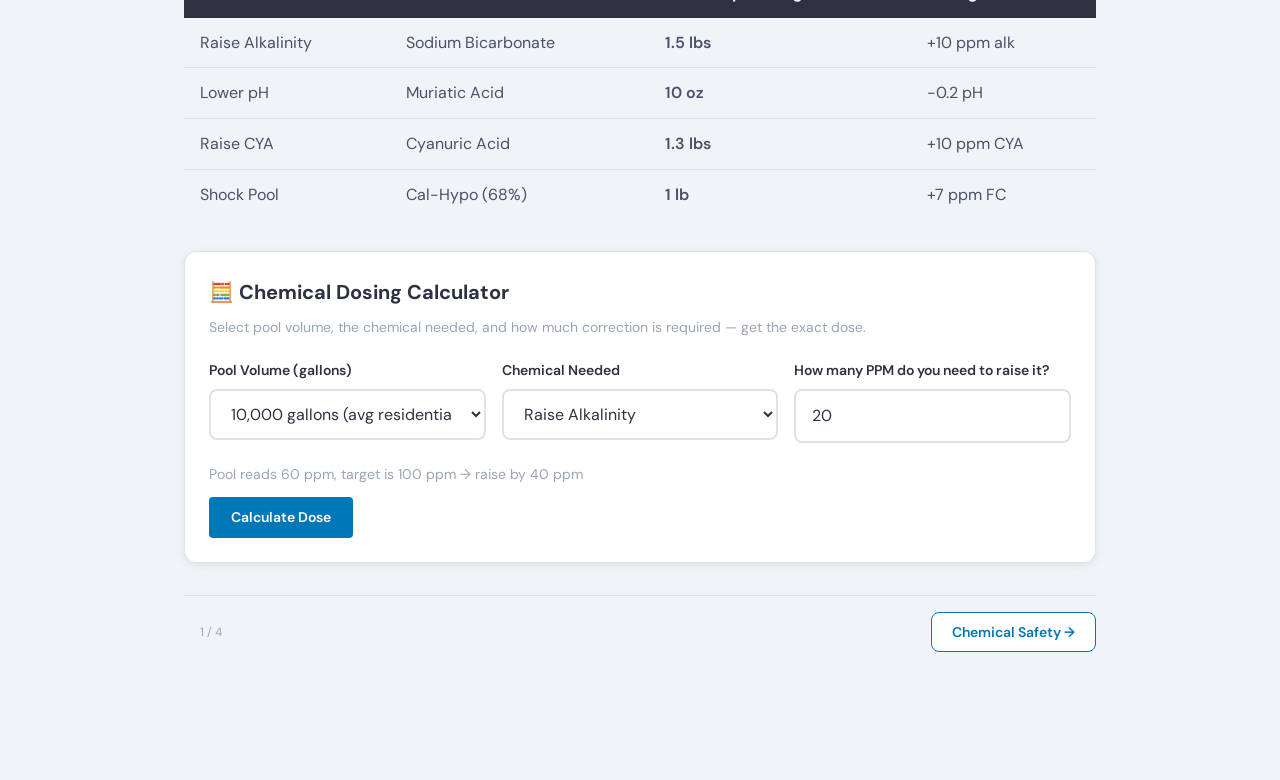
<file: modules/module-4.html>
<!DOCTYPE html>
<html lang="en">
<head>
  <meta charset="UTF-8" />
  <meta name="viewport" content="width=device-width, initial-scale=1.0" />
  <title>Module 4 — Water Chemistry Deep Dive | Pools Etc Training</title>
  <link rel="stylesheet" href="../assets/css/base.css" />
  <link rel="stylesheet" href="../assets/css/components.css" />
  <link rel="stylesheet" href="../assets/css/quiz.css" />
  <link rel="stylesheet" href="../assets/css/interactive.css" />
  <link rel="stylesheet" href="../assets/css/print.css" />
</head>
<body>

<div id="nav-root"></div>

<div class="page-wrapper">
  <div class="container">

    <!-- Hero -->
    <div class="module-hero" style="background: linear-gradient(135deg, var(--module-4) 0%, #b06000 100%); border-radius: var(--radius-xl); padding: var(--space-10) var(--space-8); margin-bottom: var(--space-8); color:white; position:relative; overflow:hidden;">
      <div style="position:relative; z-index:1;">
        <div style="font-size:var(--text-sm); font-weight:600; text-transform:uppercase; letter-spacing:.08em; opacity:.75; margin-bottom:var(--space-2);">Module 4 of 6 · 2 hrs</div>
        <h1 style="color:white; margin-bottom:var(--space-3); font-size:var(--text-3xl);">Water Chemistry Deep Dive</h1>
        <p style="opacity:.9; margin:0; max-width:56ch;">Learn how to figure out the right amount of chemical to add, understand the rules that keep you safe when handling pool chemicals, and learn about two hidden problems that can wreck a pool's chemistry.</p>
      </div>
      <div style="position:absolute; right:-20px; top:-20px; font-size:120px; opacity:.08; pointer-events:none; z-index:0;">⚗️</div>
    </div>

    <!-- Learning Objectives -->
    <div class="callout callout-info" style="margin-bottom:var(--space-8);">
      <strong>By the end of this module you will be able to:</strong>
      <ul style="margin-top:var(--space-3); padding-left:var(--space-5); list-style:disc;">
        <li>Calculate roughly how much chemical to add for common corrections</li>
        <li>Explain what over-stabilization is and how to fix it</li>
        <li>Describe the correct way to handle and add shock to a pool</li>
        <li>Name the chemical combinations that are dangerous and must never be mixed</li>
      </ul>
    </div>

    <!-- Section 1: Chemical Dosing -->
    <div class="content-section" id="section-dosing" style="margin-bottom:var(--space-8);">
      <h2>1. Chemical Dosing — How Much to Add</h2>

      <p><strong>What is dosing?</strong> Dosing just means figuring out how much of a chemical to add to the pool. You don't want to add too little (the problem won't get fixed) and you don't want to add too much (you'll create a new problem or waste money).</p>

      <p>Every dosing decision depends on three things:</p>
      <ol style="padding-left:var(--space-6); margin-bottom:var(--space-4);">
        <li><strong>What's the current reading?</strong> (You get this from testing the water)</li>
        <li><strong>What's the target reading?</strong> (You know this from the ideal ranges in Module 2)</li>
        <li><strong>How big is the pool?</strong> (A bigger pool needs more chemical)</li>
      </ol>

      <p><strong>Why 10,000 gallons?</strong> All dosing charts are based on 10,000 gallons as the standard unit. Most residential pools hold between 10,000 and 25,000 gallons. If a pool holds 20,000 gallons, you'd use twice the amount listed. To picture 10,000 gallons: that's roughly the amount of water in two large pickup truck beds stacked on top of each other, or about half a standard backyard pool.</p>

      <div class="callout callout-info" style="margin-bottom:var(--space-5);">
        <strong>Worked example — step by step:</strong><br/><br/>
        You test a pool and find the alkalinity is at <strong>60 ppm</strong>. The target is 80–120 ppm. You need to raise it by at least 20 ppm. The pool holds 20,000 gallons.<br/><br/>
        <strong>Step 1:</strong> How much do you need to raise it? → 80 (target minimum) − 60 (current) = <strong>20 ppm</strong><br/>
        <strong>Step 2:</strong> What raises alkalinity? → Sodium bicarbonate (baking soda). The chart says 1.5 lbs per 10,000 gal raises it +10 ppm.<br/>
        <strong>Step 3:</strong> So for +20 ppm you need: 1.5 lbs × 2 = <strong>3 lbs</strong><br/>
        <strong>Step 4:</strong> But the pool is 20,000 gallons (twice the standard 10k): 3 lbs × 2 = <strong>6 lbs total</strong><br/><br/>
        That's the answer: add 6 lbs of sodium bicarbonate.
      </div>

      <h3>Quick Reference Dosing Table (per 10,000 gallons)</h3>
      <div style="overflow-x:auto; margin-bottom:var(--space-5);">
        <table style="width:100%; border-collapse:collapse;">
          <thead>
            <tr style="background:var(--color-dark); color:white;">
              <th style="padding:var(--space-3) var(--space-4); text-align:left;">Goal</th>
              <th style="padding:var(--space-3) var(--space-4); text-align:left;">Chemical</th>
              <th style="padding:var(--space-3) var(--space-4); text-align:left;">Amount per 10k gal</th>
              <th style="padding:var(--space-3) var(--space-4); text-align:left;">Change</th>
            </tr>
          </thead>
          <tbody>
            <tr style="border-bottom:1px solid var(--border-color);">
              <td style="padding:var(--space-3) var(--space-4);">Raise Alkalinity</td>
              <td style="padding:var(--space-3) var(--space-4);">Sodium Bicarbonate</td>
              <td style="padding:var(--space-3) var(--space-4); font-weight:600;">1.5 lbs</td>
              <td style="padding:var(--space-3) var(--space-4);">+10 ppm alk</td>
            </tr>
            <tr style="border-bottom:1px solid var(--border-color); background:var(--color-bg);">
              <td style="padding:var(--space-3) var(--space-4);">Lower pH</td>
              <td style="padding:var(--space-3) var(--space-4);">Muriatic Acid</td>
              <td style="padding:var(--space-3) var(--space-4); font-weight:600;">10 oz</td>
              <td style="padding:var(--space-3) var(--space-4);">-0.2 pH</td>
            </tr>
            <tr style="border-bottom:1px solid var(--border-color);">
              <td style="padding:var(--space-3) var(--space-4);">Raise CYA</td>
              <td style="padding:var(--space-3) var(--space-4);">Cyanuric Acid</td>
              <td style="padding:var(--space-3) var(--space-4); font-weight:600;">1.3 lbs</td>
              <td style="padding:var(--space-3) var(--space-4);">+10 ppm CYA</td>
            </tr>
            <tr style="background:var(--color-bg);">
              <td style="padding:var(--space-3) var(--space-4);">Shock Pool</td>
              <td style="padding:var(--space-3) var(--space-4);">Cal-Hypo (68%)</td>
              <td style="padding:var(--space-3) var(--space-4); font-weight:600;">1 lb</td>
              <td style="padding:var(--space-3) var(--space-4);">+7 ppm FC</td>
            </tr>
          </tbody>
        </table>
      </div>
    </div>

    <!-- Section 2: Chemical Safety -->
    <div class="content-section" id="section-safety" style="margin-bottom:var(--space-8);">
      <h2>2. Chemical Safety Rules</h2>

      <p>Pool chemicals are powerful. Used correctly, they're safe and routine. Used carelessly, they can cause serious injuries, damage equipment, or create dangerous gases. These rules are not suggestions. They exist because people have been badly hurt from not following them.</p>

      <div class="callout callout-danger" style="margin-bottom:var(--space-5);">
        <strong>🚨 THE BIG RED RULE — Never Forget This</strong><br/>
        <strong>NEVER add granular shock directly to the pool, skimmer, or any concentrated form.</strong>
        <br/><br/>
        Always pre-dissolve shock in a bucket of water first. Here's how:<br/>
        1. Fill a bucket with water first.<br/>
        2. Then slowly add the shock to the water — not the other way around.<br/>
        3. Stir until dissolved.<br/>
        4. Pour the dissolved solution around the pool perimeter.<br/><br/>
        Why? Dry shock granules touching the pool surface directly will bleach spots into the plaster or vinyl. And if they land on the pool steps, they can bleach a person's swimsuit or skin.
      </div>

      <h3>Rules That Cannot Be Broken</h3>
      <ul style="padding-left:var(--space-5); list-style:none; margin-bottom:var(--space-5);">
        <li style="padding:var(--space-3) 0; border-bottom:1px solid var(--border-color); display:flex; gap:var(--space-3);">
          <span style="color:var(--color-danger); font-size:20px; flex-shrink:0;">⛔</span>
          <span><strong>Never mix shock and acid — ever.</strong> Chlorine (shock) combined with muriatic acid creates toxic chlorine gas. This is not an exaggeration — this gas can send someone to the hospital or cause permanent lung damage. These two chemicals must never be stored near each other, added to the pool at the same time, or mixed in any container.</span>
        </li>
        <li style="padding:var(--space-3) 0; border-bottom:1px solid var(--border-color); display:flex; gap:var(--space-3);">
          <span style="color:var(--color-danger); font-size:20px; flex-shrink:0;">⛔</span>
          <span><strong>Always add chemical to water — never water to chemical.</strong> When pre-dissolving shock in a bucket, fill the bucket with water first, then slowly add the chemical. If you do it backwards (pour water onto dry chemicals), the reaction can be violent — splattering hot liquid or even igniting. Always: water first, chemical second.</span>
        </li>
        <li style="padding:var(--space-3) 0; border-bottom:1px solid var(--border-color); display:flex; gap:var(--space-3);">
          <span style="color:var(--color-warning); font-size:20px; flex-shrink:0;">⚠️</span>
          <span><strong>Never add acid to the skimmer.</strong> Muriatic acid is extremely corrosive. Pouring it into the skimmer sends concentrated acid directly into the pump and equipment lines — this corrodes seals, valves, and internal parts. Always add acid directly to the pool near a return jet, with the pump running to circulate it.</span>
        </li>
        <li style="padding:var(--space-3) 0; display:flex; gap:var(--space-3);">
          <span style="color:var(--color-warning); font-size:20px; flex-shrink:0;">⚠️</span>
          <span><strong>Add CYA through the skimmer in a diluted sock.</strong> CYA dissolves very slowly. Place it in an old sock or nylon stocking, then put the sock in the skimmer basket. This lets it dissolve gradually over 24–48 hours without clumping. Don't backwash the filter for 48 hours after adding CYA, or you'll flush it out before it fully dissolves.</span>
        </li>
      </ul>

      <!-- Knowledge Check -->
      <div class="knowledge-check">
        <div class="knowledge-check__label">Quick Check</div>
        <div class="knowledge-check__question">You need to shock a pool. What is the correct process?</div>
        <div class="knowledge-check__choices">
          <button class="kc-choice" onclick="kcAnswer(this, false, 'NEVER add shock to the skimmer. It concentrates in the pipes and can cause dangerous reactions in the equipment.')">Pour the shock granules into the skimmer</button>
          <button class="kc-choice" onclick="kcAnswer(this, false, 'Adding directly to the pool, especially near steps or a concentrated area, causes bleaching and uneven distribution.')">Pour granules directly into the pool near the steps</button>
          <button class="kc-choice" onclick="kcAnswer(this, true, '✅ Correct! Pre-dissolve in a bucket of water, then distribute the solution around the pool perimeter. Add chemical to water — never water to chemical.')">Pre-dissolve in a bucket of water, then distribute around the perimeter</button>
          <button class="kc-choice" onclick="kcAnswer(this, false, 'Scattering granules causes uneven contact with the pool surface and can bleach plaster or vinyl.')">Broadcast granules evenly across the pool surface</button>
        </div>
      </div>
    </div>

    <!-- Section 3: Phosphates -->
    <div class="content-section" id="section-phosphates" style="margin-bottom:var(--space-8);">
      <h2>3. Phosphates — Algae's Food Source</h2>

      <p><strong>Think of phosphates as fertilizer for algae.</strong> Just like plants need fertilizer to grow, algae needs phosphates to grow and multiply. Phosphates get into pool water from many places — fertilizer washed in from nearby lawns, decaying leaves, bird droppings, even some tap water.</p>

      <p>Phosphates don't directly make the water dangerous or cloudy. But when phosphate levels are high, algae has a constant food supply and becomes very hard to control — even if your chlorine level looks perfect. You can add chlorine all day, and the algae keeps coming back, because the root cause is the phosphates feeding it.</p>

      <p><strong>When to act:</strong> Test for phosphates when a pool keeps getting algae even though the chemistry looks correct. Act when phosphates exceed <strong>200 ppb</strong> (that's parts per billion — even smaller units than ppm). Use a phosphate remover product. When you add it, the water may turn milky for a few hours — that's normal. It means the product is working. It will clear up.</p>

      <div class="callout callout-info">
        <strong>Remember:</strong> Phosphates are the "hidden culprit" when a pool that has the right chemistry levels still keeps getting algae. Always test for them when that's happening.
      </div>
    </div>

    <!-- Interactive: Chemical Dosing Calculator -->
    <div class="interactive-section" id="m4-calculator" style="margin-bottom:var(--space-8);">
      <div class="interactive-section__title">🧮 Chemical Dosing Calculator</div>
      <div class="interactive-section__subtitle">Select pool volume, the chemical needed, and how much correction is required — get the exact dose.</div>
      <div id="chem-calculator"></div>
    </div>

    <!-- Interactive: Scenario -->
    <div class="interactive-section" id="m4-scenario" style="margin-bottom:var(--space-8);">
      <div class="interactive-section__title">💥 "What Would You Do?" Chemistry Scenarios</div>
      <div class="interactive-section__subtitle">Work through three common field situations. Wrong choices show what would happen — then redirect you to the right answer.</div>
      <div id="chem-scenario"></div>
    </div>

    <!-- Flashcards -->
    <div id="module4-flashcards"></div>

    <!-- Module Quiz -->
    <div class="card" id="module-quiz" style="margin-bottom:var(--space-8);">
      <div class="card-body">
        <h2 style="margin-bottom:var(--space-2);">Module 4 Quiz</h2>
        <p style="margin-bottom:var(--space-5); color:var(--color-locked);">10 questions · 80% to pass (8/10)</p>
        <div id="quiz-container"></div>
      </div>
    </div>

    <div id="m4-refcard" style="text-align:center; margin-bottom:var(--space-8);">
      <a href="../reference-cards/ref-card-4.html" class="btn btn-secondary" target="_blank">🖨️ Print Reference Card — Module 4</a>
    </div>

  </div>
</div>

<div id="footer-nav-root"></div>

<script src="../assets/js/progress.js"></script>
<script src="../assets/js/navigation.js"></script>
<script src="../assets/js/engine.js"></script>
<script src="../assets/js/interactions/calculator.js"></script>
<script src="../assets/js/interactions/scenario.js"></script>
<script src="../assets/js/interactions/flip-cards.js"></script>
<script src="../assets/js/pager.js"></script>

<script>
  Progress.init();
  Navigation.renderHeader({ moduleNumber: 4, moduleTitle: 'Water Chemistry Deep Dive' });
  Navigation.renderFooterNav({
    prevUrl: 'module-3.html',
    nextUrl: 'module-5.html',
    quizContainerId: 'module-quiz',
    quizAlreadyPassed: Progress.getStatus('module4').quizPassed,
  });

  QuizEngine.render('module4', 'quiz-container');
  Calculator.create({ containerId: 'chem-calculator' });

  // Pagination
  ModulePager.init([
    { title: 'Chemical Dosing',   elements: ['section-dosing', 'm4-calculator'] },
    { title: 'Chemical Safety',   elements: ['section-safety'] },
    { title: 'Phosphates',        elements: ['section-phosphates', 'm4-scenario'] },
    { title: 'Review & Quiz',     elements: ['module4-flashcards', 'module-quiz', 'm4-refcard'] },
  ]);

  Scenario.create({
    containerId: 'chem-scenario',
    scenes: [
      {
        id: 's1',
        title: 'Scene 1 — The Green Pool',
        narrative: 'You arrive at a customer\'s pool and it\'s a swamp — bright green algae everywhere. You have a bag of cal-hypo shock in your truck. The customer is watching.',
        question: 'How do you add the shock?',
        choices: [
          {
            text: 'Open the bag and pour it directly into the deep end of the pool',
            correct: false,
            feedback: '❌ This would bleach the plaster and create concentrated zones. Always pre-dissolve first — even when you\'re in a hurry.',
          },
          {
            text: 'Pre-dissolve the shock in a bucket of water, then distribute the solution around the perimeter',
            correct: true,
            feedback: '✅ Correct! Add water to the bucket first, then slowly add the shock while stirring. Distribute the diluted solution evenly around the perimeter. This prevents bleaching and uneven distribution.',
          },
          {
            text: 'Pour it into the skimmer basket so it distributes through the circulation system',
            correct: false,
            feedback: '❌ Never add shock to the skimmer. Concentrated chlorine in the equipment lines can corrode the pump, valves, and filter internals.',
          },
        ],
      },
      {
        id: 's2',
        title: 'Scene 2 — pH Too High',
        narrative: 'A pool pH tests at 7.9. You need to lower it. You have muriatic acid in your truck. You already added shock 10 minutes ago.',
        question: 'What do you do?',
        choices: [
          {
            text: 'Add the acid to the skimmer basket to let it circulate through the system',
            correct: false,
            feedback: '❌ Never add acid to the skimmer — it will corrode pipes, pump seals, and equipment. Always add acid to the pool directly near a return jet.',
          },
          {
            text: 'Wait at least 30 minutes after the shock before adding acid, then slowly pour near a return jet with pump running',
            correct: true,
            feedback: '✅ Correct! Always wait at least 30 minutes between adding shock and acid. Adding them too close together — even in a large pool — creates dangerous chlorine gas concentrations near the surface.',
          },
          {
            text: 'Add the acid right now — you already added the shock 10 minutes ago, that\'s long enough',
            correct: false,
            feedback: '❌ Ten minutes is not long enough. Wait at least 30 minutes. In a small pool or with concentrated chemicals, adding acid too soon after shock produces toxic chlorine gas.',
          },
        ],
      },
      {
        id: 's3',
        title: 'Scene 3 — CYA Too High',
        narrative: 'You test a residential pool and CYA reads 140 ppm. The pool is struggling to hold chlorine even though you\'re adding plenty. The customer asks why the pool keeps losing chlorine.',
        question: 'What do you tell the customer and what\'s the solution?',
        choices: [
          {
            text: '"Add more chlorine — it just needs a bigger dose to compensate for the high CYA."',
            correct: false,
            feedback: '❌ This is a band-aid, not a solution. At 140 ppm CYA, even massive chlorine doses will be ineffective. Over-stabilization is the root cause.',
          },
          {
            text: '"We need to partially drain the pool and refill with fresh water — there\'s no chemical to remove CYA."',
            correct: true,
            feedback: '✅ Correct! CYA cannot be removed chemically. Draining 25–50% of the water and refilling with fresh water will dilute CYA to a manageable level. Explain this clearly and professionally to the customer.',
          },
          {
            text: '"We can use muriatic acid to neutralize the excess CYA."',
            correct: false,
            feedback: '❌ Muriatic acid lowers pH — it has no effect on CYA. There is no neutralizing agent for CYA. Dilution is the only solution.',
          },
        ],
      },
    ],
    finalScreen: {
      html: '<div class="scenario-final__title">✅ Chemistry Scenarios Complete!</div>'
        + '<p>Remember the key rules: pre-dissolve shock, never mix with acid, wait between additions, and there\'s no chemical fix for high CYA.</p>',
    },
  });

  FlipCards.create({
    containerId: 'module4-flashcards',
    cards: [
      { front: 'What raises total alkalinity?', back: 'Sodium bicarbonate (baking soda) — 1.5 lbs per 10k gal raises alk by 10 ppm' },
      { front: 'What lowers pH?', back: 'Muriatic acid — always add acid to water, never water to acid' },
      { front: 'The Big Red Rule about shock', back: 'ALWAYS pre-dissolve in a bucket of water first. NEVER add to skimmer or directly to pool.' },
      { front: 'How do you fix CYA at 150 ppm?', back: 'There\'s no chemical fix — partially drain and refill with fresh water.' },
      { front: 'What should you NEVER mix?', back: 'Shock (chlorine) + muriatic acid = toxic chlorine gas' },
      { front: 'What do phosphates do?', back: 'They fuel algae growth — act when above 200 ppb using phosphate remover' },
    ],
  });

  function kcAnswer(btn, isCorrect, msg) {
    var parent = btn.closest('.knowledge-check');
    var btns = parent.querySelectorAll('.kc-choice');
    btns.forEach(function(b) { b.disabled = true; if (b === btn) b.classList.add(isCorrect ? 'correct' : 'wrong'); });
    var reveal = parent.querySelector('.kc-answer-reveal');
    if (reveal) { reveal.textContent = msg; reveal.classList.add('visible'); }
  }
</script>
</body>
</html>
</file>
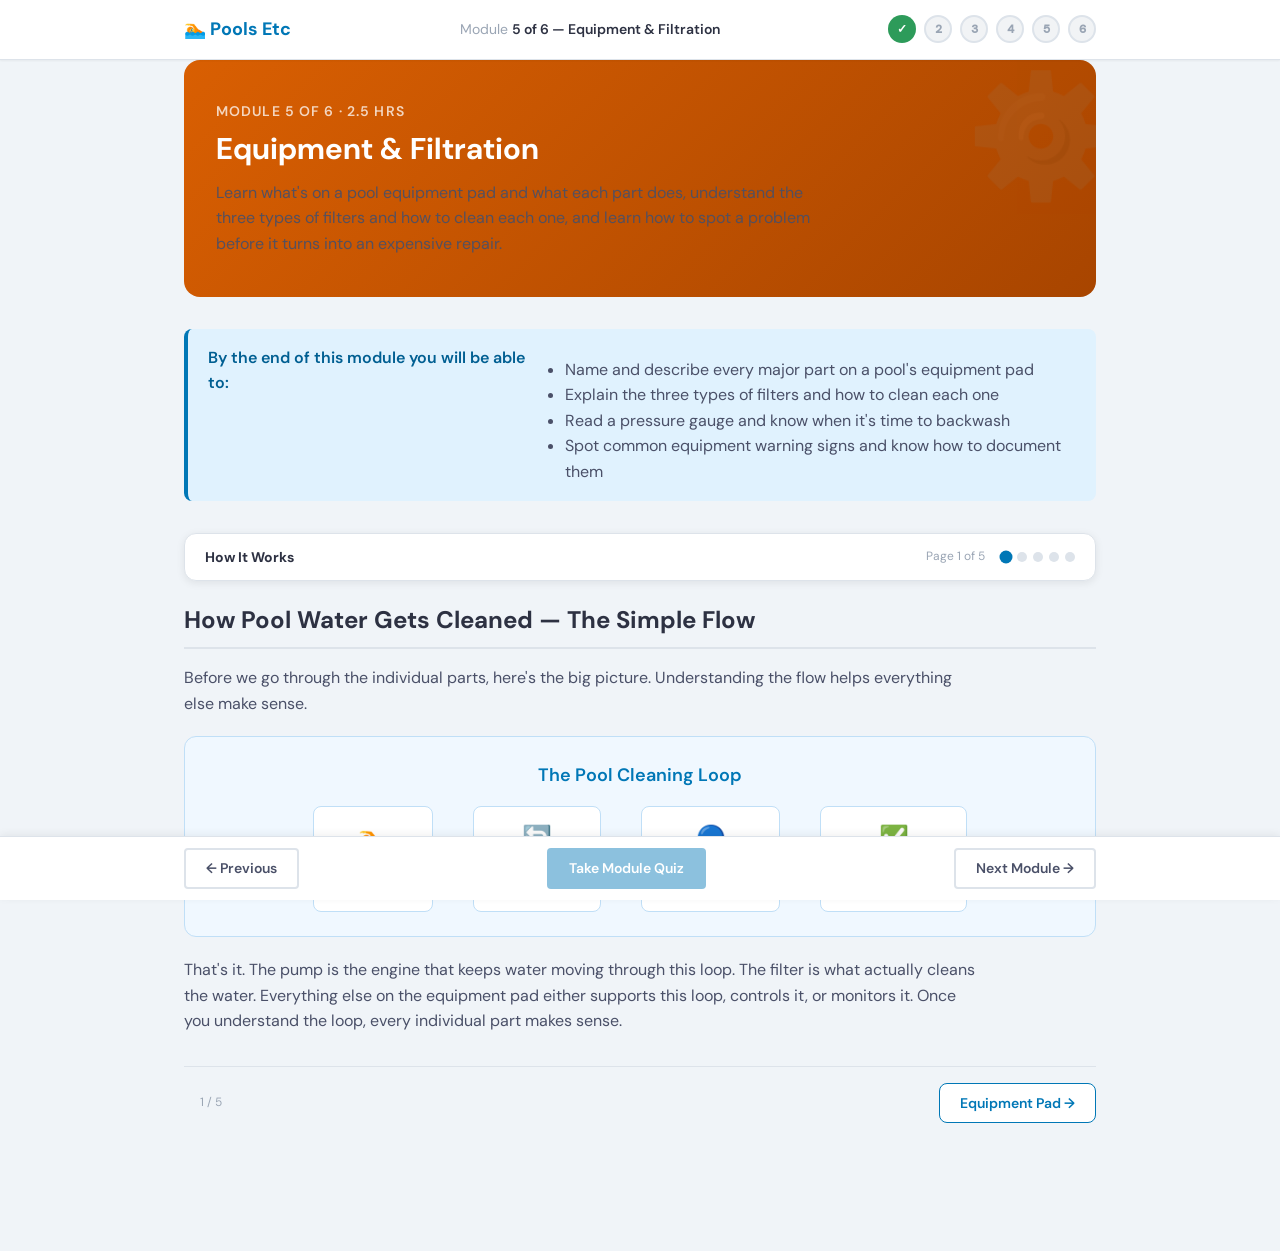
<file: modules/module-5.html>
<!DOCTYPE html>
<html lang="en">
<head>
  <meta charset="UTF-8" />
  <meta name="viewport" content="width=device-width, initial-scale=1.0" />
  <title>Module 5 — Equipment &amp; Filtration | Pools Etc Training</title>
  <link rel="stylesheet" href="../assets/css/base.css" />
  <link rel="stylesheet" href="../assets/css/components.css" />
  <link rel="stylesheet" href="../assets/css/quiz.css" />
  <link rel="stylesheet" href="../assets/css/interactive.css" />
  <link rel="stylesheet" href="../assets/css/print.css" />
</head>
<body>

<div id="nav-root"></div>

<div class="page-wrapper">
  <div class="container">

    <!-- Hero -->
    <div class="module-hero" style="background: linear-gradient(135deg, var(--module-5) 0%, #a84500 100%); border-radius: var(--radius-xl); padding: var(--space-10) var(--space-8); margin-bottom: var(--space-8); color:white; position:relative; overflow:hidden;">
      <div style="position:relative; z-index:1;">
        <div style="font-size:var(--text-sm); font-weight:600; text-transform:uppercase; letter-spacing:.08em; opacity:.75; margin-bottom:var(--space-2);">Module 5 of 6 · 2.5 hrs</div>
        <h1 style="color:white; margin-bottom:var(--space-3); font-size:var(--text-3xl);">Equipment &amp; Filtration</h1>
        <p style="opacity:.9; margin:0; max-width:56ch;">Learn what's on a pool equipment pad and what each part does, understand the three types of filters and how to clean each one, and learn how to spot a problem before it turns into an expensive repair.</p>
      </div>
      <div style="position:absolute; right:-20px; top:-20px; font-size:120px; opacity:.08; pointer-events:none; z-index:0;">⚙️</div>
    </div>

    <!-- Learning Objectives -->
    <div class="callout callout-info" style="margin-bottom:var(--space-8);">
      <strong>By the end of this module you will be able to:</strong>
      <ul style="margin-top:var(--space-3); padding-left:var(--space-5); list-style:disc;">
        <li>Name and describe every major part on a pool's equipment pad</li>
        <li>Explain the three types of filters and how to clean each one</li>
        <li>Read a pressure gauge and know when it's time to backwash</li>
        <li>Spot common equipment warning signs and know how to document them</li>
      </ul>
    </div>

    <!-- How Pool Gets Cleaned -->
    <div class="content-section" id="section-flow" style="margin-bottom:var(--space-8);">
      <h2>How Pool Water Gets Cleaned — The Simple Flow</h2>
      <p>Before we go through the individual parts, here's the big picture. Understanding the flow helps everything else make sense.</p>

      <div style="background:var(--color-primary-subtle); border-radius:var(--radius-lg); padding:var(--space-6); border:1px solid #c0dff7; margin:var(--space-5) 0;">
        <div style="text-align:center; font-size:var(--text-lg); font-weight:600; color:var(--color-primary); margin-bottom:var(--space-4);">The Pool Cleaning Loop</div>
        <div style="display:flex; align-items:center; justify-content:center; gap:var(--space-3); flex-wrap:wrap; text-align:center;">
          <div style="background:white; border-radius:var(--radius-md); padding:var(--space-3) var(--space-4); border:1px solid #c0dff7; min-width:100px;">
            <div style="font-size:24px;">🏊</div>
            <div style="font-weight:600; font-size:var(--text-sm);">Pool</div>
            <div style="font-size:var(--text-xs); color:var(--color-locked);">Dirty water out</div>
          </div>
          <div style="font-size:20px; color:var(--color-primary);">→</div>
          <div style="background:white; border-radius:var(--radius-md); padding:var(--space-3) var(--space-4); border:1px solid #c0dff7; min-width:100px;">
            <div style="font-size:24px;">🔄</div>
            <div style="font-weight:600; font-size:var(--text-sm);">Pump</div>
            <div style="font-size:var(--text-xs); color:var(--color-locked);">Creates the flow</div>
          </div>
          <div style="font-size:20px; color:var(--color-primary);">→</div>
          <div style="background:white; border-radius:var(--radius-md); padding:var(--space-3) var(--space-4); border:1px solid #c0dff7; min-width:100px;">
            <div style="font-size:24px;">🔵</div>
            <div style="font-weight:600; font-size:var(--text-sm);">Filter</div>
            <div style="font-size:var(--text-xs); color:var(--color-locked);">Removes particles</div>
          </div>
          <div style="font-size:20px; color:var(--color-primary);">→</div>
          <div style="background:white; border-radius:var(--radius-md); padding:var(--space-3) var(--space-4); border:1px solid #c0dff7; min-width:100px;">
            <div style="font-size:24px;">✅</div>
            <div style="font-weight:600; font-size:var(--text-sm);">Pool</div>
            <div style="font-size:var(--text-xs); color:var(--color-locked);">Clean water back in</div>
          </div>
        </div>
      </div>

      <p>That's it. The pump is the engine that keeps water moving through this loop. The filter is what actually cleans the water. Everything else on the equipment pad either supports this loop, controls it, or monitors it. Once you understand the loop, every individual part makes sense.</p>
    </div>

    <!-- Section 1: Equipment Pad Components -->
    <div class="content-section" id="section-components" style="margin-bottom:var(--space-8);">
      <h2>1. Equipment Pad Components</h2>
      <p>The equipment pad is the area beside the pool where all the mechanical parts are located. You'll inspect this at every service stop. Most problems can be caught early if you know what to look and listen for.</p>

      <div style="display:grid; grid-template-columns:repeat(2,1fr); gap:var(--space-4); margin:var(--space-5) 0;">
        <div style="background:var(--color-bg); border-radius:var(--radius-lg); padding:var(--space-4); border:1px solid var(--border-color);">
          <div style="font-weight:700; color:var(--color-dark); margin-bottom:var(--space-2);">🔄 Pump</div>
          <div style="font-size:var(--text-sm);"><strong>The heart of the system.</strong> Without the pump, water sits still and gets dirty fast. It pulls water out of the pool through the skimmer and main drain, pushes it through the filter, and sends it back through the return jets. Listen for warning sounds: rattling (debris stuck in the impeller), grinding (bearings wearing out), or a sucking/air sound (air getting into the lines).</div>
        </div>
        <div style="background:var(--color-bg); border-radius:var(--radius-lg); padding:var(--space-4); border:1px solid var(--border-color);">
          <div style="font-weight:700; color:var(--color-dark); margin-bottom:var(--space-2);">🗑️ Strainer Basket</div>
          <div style="font-size:var(--text-sm);"><strong>The pump's bodyguard.</strong> It sits inside the pump housing and catches leaves, twigs, and bugs before they can get into the spinning impeller inside the pump. Think of it like the lint trap in a dryer — if it's full, nothing flows. Clean it at every visit. A clogged basket starves the pump of water, which causes it to overheat and wear out faster.</div>
        </div>
        <div style="background:var(--color-bg); border-radius:var(--radius-lg); padding:var(--space-4); border:1px solid var(--border-color);">
          <div style="font-weight:700; color:var(--color-dark); margin-bottom:var(--space-2);">🔵 Filter</div>
          <div style="font-size:var(--text-sm);">Removes fine particles from the water. Three types: sand, D.E., and cartridge. Each cleaned differently. Monitor the pressure gauge — rising pressure means the filter needs cleaning.</div>
        </div>
        <div style="background:var(--color-bg); border-radius:var(--radius-lg); padding:var(--space-4); border:1px solid var(--border-color);">
          <div style="font-weight:700; color:var(--color-dark); margin-bottom:var(--space-2);">📊 Pressure Gauge</div>
          <div style="font-size:var(--text-sm);"><strong>The filter's health meter.</strong> PSI (pounds per square inch) is the unit it measures in — just think of it as a number that goes up when the filter gets dirtier. A clean filter runs at a low, normal pressure (typically 10–15 PSI). As the filter collects more dirt, pressure builds. When pressure rises 8–10 PSI above that normal number, it's time to clean the filter. Always note the clean baseline at each visit.</div>
        </div>
        <div style="background:var(--color-bg); border-radius:var(--radius-lg); padding:var(--space-4); border:1px solid var(--border-color);">
          <div style="font-weight:700; color:var(--color-dark); margin-bottom:var(--space-2);">🔥 Heater</div>
          <div style="font-size:var(--text-sm);">Heats pool water for comfort. Gas or heat pump. Check for unusual noises, error codes on the display, and proper ignition. Low water flow through the heater can cause damage.</div>
        </div>
        <div style="background:var(--color-bg); border-radius:var(--radius-lg); padding:var(--space-4); border:1px solid var(--border-color);">
          <div style="font-weight:700; color:var(--color-dark); margin-bottom:var(--space-2);">⏰ Timeclock</div>
          <div style="font-size:var(--text-sm);">Controls when the pump runs. Verify the on/off pins are set correctly at every visit — an incorrect timeclock setting is a common cause of water chemistry failures.</div>
        </div>
      </div>
    </div>

    <!-- Section 2: Three Filter Types -->
    <div class="content-section" id="section-filters" style="margin-bottom:var(--space-8);">
      <h2>2. The Three Filter Types</h2>

      <p>There are three types of pool filters. They all do the same job (clean the water), but they do it differently and they each need a different cleaning method. Knowing which type of filter you're dealing with at each pool is essential — because using the wrong cleaning method can damage the filter.</p>

      <p><strong>What is a micron?</strong> Filters are rated by how small a particle they can catch, measured in microns. One micron is 1/1000th of a millimeter — too small to see with the naked eye. A human hair is about 70 microns wide. So a filter rated at 2 microns catches things far smaller than anything you can see. The lower the micron number, the finer the filtration.</p>

      <div style="margin:var(--space-5) 0;">
        <img src="../assets/img/filter-types.svg" alt="Sand, D.E., and Cartridge filter comparison diagram" style="width:100%; max-width:600px; border-radius:var(--radius-lg); border:1px solid var(--border-color);" />
      </div>

      <div style="overflow-x:auto;">
        <table style="width:100%; border-collapse:collapse; margin-bottom:var(--space-5);">
          <thead>
            <tr style="background:var(--color-dark); color:white;">
              <th style="padding:var(--space-3) var(--space-4); text-align:left;">Filter Type</th>
              <th style="padding:var(--space-3) var(--space-4); text-align:left;">Filtration</th>
              <th style="padding:var(--space-3) var(--space-4); text-align:left;">Cleaning Method</th>
              <th style="padding:var(--space-3) var(--space-4); text-align:left;">After Cleaning</th>
            </tr>
          </thead>
          <tbody>
            <tr style="border-bottom:1px solid var(--border-color);">
              <td style="padding:var(--space-3) var(--space-4); font-weight:600;">Sand</td>
              <td style="padding:var(--space-3) var(--space-4);">~20 microns</td>
              <td style="padding:var(--space-3) var(--space-4);">Backwash, then Rinse</td>
              <td style="padding:var(--space-3) var(--space-4);">Return to Filter position</td>
            </tr>
            <tr style="border-bottom:1px solid var(--border-color); background:var(--color-bg);">
              <td style="padding:var(--space-3) var(--space-4); font-weight:600;">D.E.</td>
              <td style="padding:var(--space-3) var(--space-4);">~2 microns (finest)</td>
              <td style="padding:var(--space-3) var(--space-4);">Backwash, then add fresh D.E.</td>
              <td style="padding:var(--space-3) var(--space-4);">Add D.E. through skimmer</td>
            </tr>
            <tr>
              <td style="padding:var(--space-3) var(--space-4); font-weight:600;">Cartridge</td>
              <td style="padding:var(--space-3) var(--space-4);">~10 microns</td>
              <td style="padding:var(--space-3) var(--space-4);">Remove, rinse with hose</td>
              <td style="padding:var(--space-3) var(--space-4);">Reinstall, no backwash</td>
            </tr>
          </tbody>
        </table>
      </div>

      <div class="callout callout-danger">
        <strong>⛔ Never backwash a cartridge filter.</strong> There is no backwash valve on cartridge filters. Remove the element, rinse it from top to bottom between the pleats with a garden hose. Soak in filter cleaner solution monthly or quarterly.
      </div>
    </div>

    <!-- Section 3: Backwash Decision -->
    <div class="content-section" id="section-backwash" style="margin-bottom:var(--space-8);">
      <h2>3. When and How to Backwash</h2>

      <p><strong>What is backwashing?</strong> Backwashing means running water backwards through the filter to flush out the dirt that's built up inside. Think of it like blowing backwards through a clogged straw to clear it. You do this for sand and D.E. filters — cartridge filters are cleaned a completely different way (just remove and rinse).</p>

      <p><strong>When to backwash:</strong> Check the pressure gauge. If the current reading is <strong>8–10 PSI higher</strong> than the normal clean baseline, it's time to backwash. At that point, the filter is so packed with dirt that water can barely push through, and it's no longer cleaning effectively.</p>

      <h3>Backwash Process (Sand Filter) — Step by Step</h3>
      <ol style="padding-left:var(--space-6); margin-bottom:var(--space-4);">
        <li style="margin-bottom:var(--space-2);">Turn pump OFF</li>
        <li style="margin-bottom:var(--space-2);">Turn multiport valve to <strong>BACKWASH</strong></li>
        <li style="margin-bottom:var(--space-2);">Turn pump ON — run until waste water runs clear (30–90 seconds)</li>
        <li style="margin-bottom:var(--space-2);">Turn pump OFF again</li>
        <li style="margin-bottom:var(--space-2);">Turn valve to <strong>RINSE</strong> — run for 15–30 seconds</li>
        <li style="margin-bottom:var(--space-2);">Turn pump OFF</li>
        <li style="margin-bottom:var(--space-2);">Turn valve back to <strong>FILTER</strong></li>
        <li>Turn pump ON — check new pressure reading (should be back to baseline)</li>
      </ol>

      <div class="callout callout-warning">
        <strong>Always run Rinse after backwashing.</strong> Skipping the Rinse step sends disturbed sand into the pool, causing cloudiness. 15–30 seconds is enough.
      </div>
    </div>

    <!-- Interactive: Equipment Diagram -->
    <div class="interactive-section" id="m5-diagram" style="margin-bottom:var(--space-8);">
      <div class="interactive-section__title">🗺️ Clickable Equipment Pad</div>
      <div class="interactive-section__subtitle">Click each numbered hotspot to learn about that component.</div>
      <div id="equipment-diagram"></div>
    </div>

    <!-- Interactive: Backwash Decision Tool -->
    <div class="interactive-section" id="m5-bw-tool" style="margin-bottom:var(--space-8);">
      <div class="interactive-section__title">🔧 Backwash Decision Tool</div>
      <div class="interactive-section__subtitle">Enter the pressure readings and filter type to get a recommendation.</div>
      <div class="backwash-tool">
        <div class="backwash-fields">
          <div class="calc-field">
            <label for="bw-normal">Normal operating pressure (PSI)</label>
            <input type="number" id="bw-normal" value="12" min="5" max="30" step="1"/>
          </div>
          <div class="calc-field">
            <label for="bw-current">Current pressure reading (PSI)</label>
            <input type="number" id="bw-current" value="12" min="5" max="40" step="1"/>
          </div>
          <div class="calc-field">
            <label for="bw-type">Filter type</label>
            <select id="bw-type">
              <option value="sand">Sand filter</option>
              <option value="de">D.E. filter</option>
              <option value="cartridge">Cartridge filter</option>
            </select>
          </div>
        </div>
        <button class="btn btn-primary" onclick="checkBackwash()">Get Recommendation</button>
        <div class="backwash-result" id="bw-result"></div>
      </div>
    </div>

    <!-- Flashcards -->
    <div id="module5-flashcards"></div>

    <!-- Module Quiz -->
    <div class="card" id="module-quiz" style="margin-bottom:var(--space-8);">
      <div class="card-body">
        <h2 style="margin-bottom:var(--space-2);">Module 5 Quiz</h2>
        <p style="margin-bottom:var(--space-5); color:var(--color-locked);">10 questions · 80% to pass (8/10)</p>
        <div id="quiz-container"></div>
      </div>
    </div>

    <div id="m5-refcard" style="text-align:center; margin-bottom:var(--space-8);">
      <a href="../reference-cards/ref-card-5.html" class="btn btn-secondary" target="_blank">🖨️ Print Reference Card — Module 5</a>
    </div>

  </div>
</div>

<div id="footer-nav-root"></div>

<script src="../assets/js/progress.js"></script>
<script src="../assets/js/navigation.js"></script>
<script src="../assets/js/engine.js"></script>
<script src="../assets/js/interactions/diagram.js"></script>
<script src="../assets/js/interactions/flip-cards.js"></script>
<script src="../assets/js/pager.js"></script>

<script>
  Progress.init();
  Navigation.renderHeader({ moduleNumber: 5, moduleTitle: 'Equipment & Filtration' });
  Navigation.renderFooterNav({
    prevUrl: 'module-4.html',
    nextUrl: 'module-6.html',
    quizContainerId: 'module-quiz',
    quizAlreadyPassed: Progress.getStatus('module5').quizPassed,
  });

  QuizEngine.render('module5', 'quiz-container');

  // Pagination
  ModulePager.init([
    { title: 'How It Works',    elements: ['section-flow'] },
    { title: 'Equipment Pad',   elements: ['section-components', 'm5-diagram'] },
    { title: 'Filter Types',    elements: ['section-filters'] },
    { title: 'Backwashing',     elements: ['section-backwash', 'm5-bw-tool'] },
    { title: 'Review & Quiz',   elements: ['module5-flashcards', 'module-quiz', 'm5-refcard'] },
  ]);

  Diagram.create({
    containerId: 'equipment-diagram',
    imgSrc: '../assets/img/pool-diagram.svg',
    infoPanelId: 'equip-info',
    hotspots: [
      {
        id: 'pump',
        x: '21%', y: '47%',
        label: 'Pump',
        body: 'The pump is the heart of the circulation system. It creates the flow that pulls water from the pool, pushes it through the filter, and returns it clean. Run it 8–12 hours/day in summer.',
        fact: '🔑 If you hear grinding or screeching, the pump impeller may be clogged or bearings may be failing — document and report.',
      },
      {
        id: 'strainer',
        x: '21%', y: '67%',
        label: 'Strainer Basket',
        body: 'The strainer basket sits inside the pump housing and catches large debris (leaves, twigs, bugs) before it can damage the pump impeller. Clean at every service visit.',
        fact: '🔑 A clogged strainer basket restricts water flow to the pump, causing it to run hot, cavitate, or fail.',
      },
      {
        id: 'filter',
        x: '45%', y: '47%',
        label: 'Filter',
        body: 'The filter removes fine particles from the water. Sand filters backwash to clean. D.E. filters backwash and recharge. Cartridge filters are removed and rinsed — never backwash a cartridge filter.',
        fact: '🔑 Always note the "clean" baseline pressure. Backwash when pressure rises 8–10 PSI above baseline.',
      },
      {
        id: 'backwash',
        x: '45%', y: '67%',
        label: 'Backwash/Multiport Valve',
        body: 'Found on sand and D.E. filters. Has positions: Filter, Backwash, Rinse, Waste, Recirculate, Closed. Always turn pump OFF before moving this valve — moving it under pressure damages the valve seat.',
        fact: '🔑 Never rotate the multiport valve while the pump is running.',
      },
      {
        id: 'gauge',
        x: '58%', y: '33%',
        label: 'Pressure Gauge',
        body: 'Measures water pressure inside the filter in PSI. A clean filter typically reads 10–15 PSI. Rising pressure indicates a dirty filter. Falling pressure can mean a clogged impeller or closed valve.',
        fact: '🔑 Note and record the clean baseline pressure at each service stop. Log anomalies.',
      },
      {
        id: 'heater',
        x: '72%', y: '52%',
        label: 'Heater',
        body: 'Gas or heat pump heater that warms the pool water. Check for error codes, unusual sounds, or pilot ignition issues. Low flow through a heater triggers a high-limit shutoff — usually means a clogged filter or partially closed valve.',
        fact: '🔑 Never run the heater without adequate water flow — it will trip the high-limit switch or cause heat exchanger damage.',
      },
      {
        id: 'timeclock',
        x: '82%', y: '32%',
        label: 'Timeclock',
        body: 'Controls when the pump (and heater) run. The on/off pins set the daily schedule. Verify at every visit that times are set correctly — typical setting is 8–10 AM to 6–8 PM in summer.',
        fact: '🔑 An incorrectly set timeclock is one of the most common causes of chronic chemistry problems. Always verify.',
      },
    ],
  });

  // Add the info panel manually to the diagram layout (it gets created by Diagram.create)
  // We need to ensure the panel container is there
  document.querySelector('#equipment-diagram .diagram-layout').insertAdjacentHTML('beforeend', '');

  FlipCards.create({
    containerId: 'module5-flashcards',
    cards: [
      { front: 'When should you backwash a sand filter?', back: 'When pressure is 8–10 PSI above the clean baseline.' },
      { front: 'How do you clean a cartridge filter?', back: 'Remove and rinse with a garden hose — NO backwash.' },
      { front: 'Which filter type provides the finest filtration?', back: 'D.E. filter — filters to about 2 microns.' },
      { front: 'What step must come AFTER backwashing a sand filter?', back: 'Rinse — run for 15–30 seconds to resettle sand before returning to Filter position.' },
      { front: 'What does a pump strainer basket do?', back: 'Catches large debris before it reaches and damages the pump impeller.' },
      { front: 'After backwashing a D.E. filter, what must you do?', back: 'Add fresh D.E. through the skimmer to re-coat the internal grids.' },
    ],
  });

  function checkBackwash() {
    var normal  = parseFloat(document.getElementById('bw-normal').value);
    var current = parseFloat(document.getElementById('bw-current').value);
    var type    = document.getElementById('bw-type').value;
    var result  = document.getElementById('bw-result');
    var diff    = current - normal;

    result.classList.add('visible');
    result.classList.remove('yes', 'no');

    if (type === 'cartridge') {
      if (diff >= 8) {
        result.classList.add('yes');
        result.innerHTML = '🔧 <strong>Clean the cartridge.</strong> Pressure is ' + diff.toFixed(0) + ' PSI above normal. Remove the cartridge and rinse with a garden hose. Remember: cartridges cannot be backwashed.';
      } else {
        result.classList.add('no');
        result.innerHTML = '✅ <strong>No cleaning needed yet.</strong> Pressure is only ' + diff.toFixed(0) + ' PSI above normal. Monitor and clean when it reaches 8–10 PSI above baseline.';
      }
    } else {
      var action = type === 'de' ? 'Backwash, then recharge with fresh D.E. through the skimmer.' : 'Backwash, then run Rinse for 15–30 seconds before returning to Filter.';
      if (diff >= 8) {
        result.classList.add('yes');
        result.innerHTML = '⚠️ <strong>Backwash recommended.</strong> Pressure is ' + diff.toFixed(0) + ' PSI above normal. ' + action;
      } else {
        result.classList.add('no');
        result.innerHTML = '✅ <strong>No backwash needed yet.</strong> Pressure is ' + diff.toFixed(0) + ' PSI above normal. Backwash when difference reaches 8–10 PSI.';
      }
    }
  }
</script>
</body>
</html>
</file>
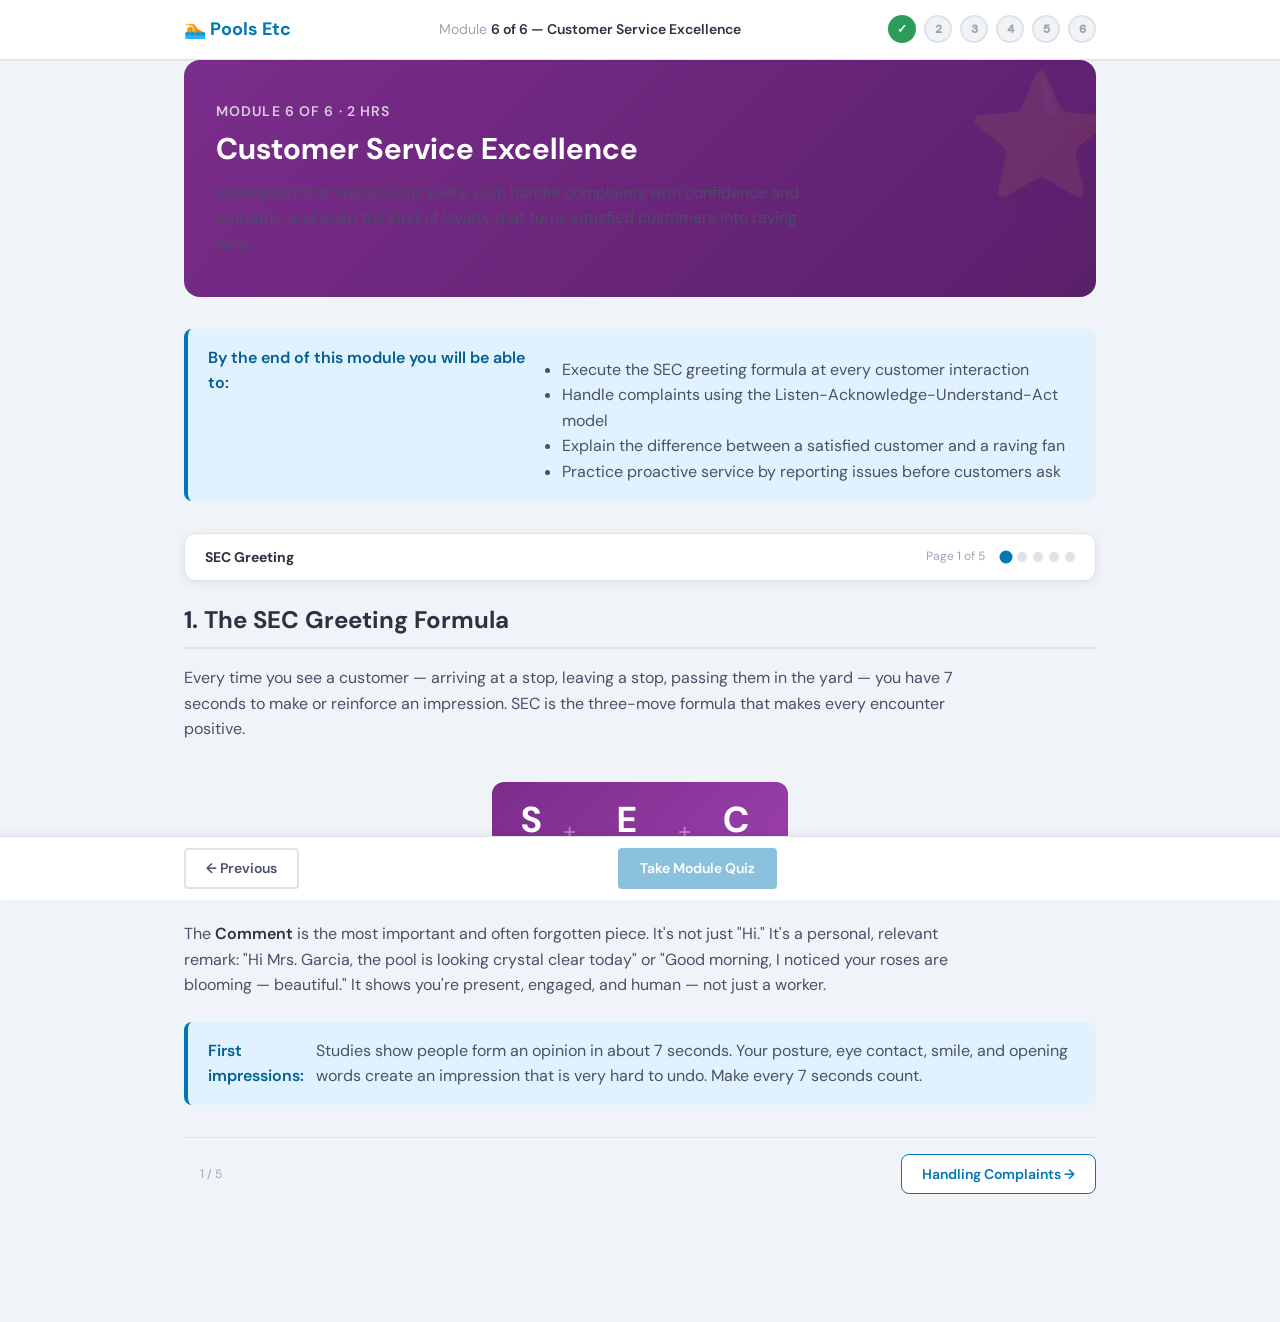
<file: modules/module-6.html>
<!DOCTYPE html>
<html lang="en">
<head>
  <meta charset="UTF-8" />
  <meta name="viewport" content="width=device-width, initial-scale=1.0" />
  <title>Module 6 — Customer Service Excellence | Pools Etc Training</title>
  <link rel="stylesheet" href="../assets/css/base.css" />
  <link rel="stylesheet" href="../assets/css/components.css" />
  <link rel="stylesheet" href="../assets/css/quiz.css" />
  <link rel="stylesheet" href="../assets/css/interactive.css" />
  <link rel="stylesheet" href="../assets/css/print.css" />
</head>
<body>

<div id="nav-root"></div>

<div class="page-wrapper">
  <div class="container">

    <!-- Hero -->
    <div class="module-hero" style="background: linear-gradient(135deg, var(--module-6) 0%, #5a1f6b 100%); border-radius: var(--radius-xl); padding: var(--space-10) var(--space-8); margin-bottom: var(--space-8); color:white; position:relative; overflow:hidden;">
      <div style="position:relative; z-index:1;">
        <div style="font-size:var(--text-sm); font-weight:600; text-transform:uppercase; letter-spacing:.08em; opacity:.75; margin-bottom:var(--space-2);">Module 6 of 6 · 2 hrs</div>
        <h1 style="color:white; margin-bottom:var(--space-3); font-size:var(--text-3xl);">Customer Service Excellence</h1>
        <p style="opacity:.9; margin:0; max-width:56ch;">Make great first impressions every visit, handle complaints with confidence and empathy, and build the kind of loyalty that turns satisfied customers into raving fans.</p>
      </div>
      <div style="position:absolute; right:-20px; top:-20px; font-size:120px; opacity:.08; pointer-events:none; z-index:0;">⭐</div>
    </div>

    <!-- Learning Objectives -->
    <div class="callout callout-info" style="margin-bottom:var(--space-8);">
      <strong>By the end of this module you will be able to:</strong>
      <ul style="margin-top:var(--space-3); padding-left:var(--space-5); list-style:disc;">
        <li>Execute the SEC greeting formula at every customer interaction</li>
        <li>Handle complaints using the Listen-Acknowledge-Understand-Act model</li>
        <li>Explain the difference between a satisfied customer and a raving fan</li>
        <li>Practice proactive service by reporting issues before customers ask</li>
      </ul>
    </div>

    <!-- Section 1: SEC -->
    <div class="content-section" id="section-sec" style="margin-bottom:var(--space-8);">
      <h2>1. The SEC Greeting Formula</h2>
      <p>Every time you see a customer — arriving at a stop, leaving a stop, passing them in the yard — you have 7 seconds to make or reinforce an impression. SEC is the three-move formula that makes every encounter positive.</p>

      <div style="display:flex; justify-content:center; margin:var(--space-6) 0;">
        <div class="sec-card">
          <div class="sec-letter">
            <div class="sec-letter__big">S</div>
            <div class="sec-letter__word">Smile</div>
          </div>
          <div style="color:rgba(255,255,255,0.4); font-size:24px; align-self:center;">+</div>
          <div class="sec-letter">
            <div class="sec-letter__big">E</div>
            <div class="sec-letter__word">Eye Contact</div>
          </div>
          <div style="color:rgba(255,255,255,0.4); font-size:24px; align-self:center;">+</div>
          <div class="sec-letter">
            <div class="sec-letter__big">C</div>
            <div class="sec-letter__word">Comment</div>
          </div>
        </div>
      </div>

      <p>The <strong>Comment</strong> is the most important and often forgotten piece. It's not just "Hi." It's a personal, relevant remark: "Hi Mrs. Garcia, the pool is looking crystal clear today" or "Good morning, I noticed your roses are blooming — beautiful." It shows you're present, engaged, and human — not just a worker.</p>

      <div class="callout callout-info">
        <strong>First impressions:</strong> Studies show people form an opinion in about 7 seconds. Your posture, eye contact, smile, and opening words create an impression that is very hard to undo. Make every 7 seconds count.
      </div>
    </div>

    <!-- Section 2: Handling Complaints -->
    <div class="content-section" id="section-complaints" style="margin-bottom:var(--space-8);">
      <h2>2. Handling Complaints</h2>
      <p>At some point, a customer will be unhappy. How you respond in those moments defines your relationship far more than a perfect service visit. The right approach turns complaints into loyalty.</p>

      <h3>The 4-Step Complaint Model: LAUA</h3>
      <div style="display:grid; grid-template-columns:repeat(4,1fr); gap:var(--space-3); margin:var(--space-5) 0;">
        <div style="text-align:center; background:var(--color-bg); border-radius:var(--radius-lg); padding:var(--space-4); border:1px solid var(--border-color);">
          <div style="font-size:28px; margin-bottom:var(--space-2);">👂</div>
          <div style="font-weight:700; font-size:var(--text-sm); color:var(--color-dark);">1. Listen</div>
          <div style="font-size:var(--text-xs); color:var(--color-locked); margin-top:4px;">Let them finish. Don't interrupt. Don't defend.</div>
        </div>
        <div style="text-align:center; background:var(--color-bg); border-radius:var(--radius-lg); padding:var(--space-4); border:1px solid var(--border-color);">
          <div style="font-size:28px; margin-bottom:var(--space-2);">🤝</div>
          <div style="font-weight:700; font-size:var(--text-sm); color:var(--color-dark);">2. Acknowledge</div>
          <div style="font-size:var(--text-xs); color:var(--color-locked); margin-top:4px;">"I hear you, and I understand why you're frustrated."</div>
        </div>
        <div style="text-align:center; background:var(--color-bg); border-radius:var(--radius-lg); padding:var(--space-4); border:1px solid var(--border-color);">
          <div style="font-size:28px; margin-bottom:var(--space-2);">🔍</div>
          <div style="font-weight:700; font-size:var(--text-sm); color:var(--color-dark);">3. Understand</div>
          <div style="font-size:var(--text-xs); color:var(--color-locked); margin-top:4px;">Ask clarifying questions. Find out exactly what happened.</div>
        </div>
        <div style="text-align:center; background:var(--color-bg); border-radius:var(--radius-lg); padding:var(--space-4); border:1px solid var(--border-color);">
          <div style="font-size:28px; margin-bottom:var(--space-2);">✅</div>
          <div style="font-weight:700; font-size:var(--text-sm); color:var(--color-dark);">4. Act</div>
          <div style="font-size:var(--text-xs); color:var(--color-locked); margin-top:4px;">Tell them exactly what you'll do and follow through.</div>
        </div>
      </div>

      <div class="callout callout-warning">
        <strong>Never defend first.</strong> Even if you know you're right, defending yourself before acknowledging the customer's feelings immediately puts them on the defensive. Acknowledge first — explain later.
      </div>

      <div class="callout callout-info" style="margin-top:var(--space-5);">
        <strong>Example LAUA conversation:</strong><br/><br/>
        Customer: "The pool has been cloudy for two weeks. I don't feel like I'm getting what I'm paying for."<br/><br/>
        <strong>❌ Bad response:</strong> "We were just out there Tuesday and it looked fine. It might be the weather."<br/><br/>
        <strong>✅ Good LAUA response:</strong><br/>
        "I hear you, and I completely understand why that's frustrating." <em>(Listen + Acknowledge)</em><br/>
        "Can you tell me — was it cloudy right after we visited, or did it come on a day or two later?" <em>(Understand)</em><br/>
        "Got it. I'm going to run a full test right now and show you the numbers so we can figure out exactly what's going on — and I'll make sure we fix it today." <em>(Act)</em>
      </div>
    </div>

    <!-- Section 3: Raving Fans -->
    <div class="content-section" id="section-raving" style="margin-bottom:var(--space-8);">
      <h2>3. Satisfied vs. Raving Fan</h2>

      <div style="display:grid; grid-template-columns:1fr 1fr; gap:var(--space-5); margin:var(--space-5) 0;">
        <div style="background:var(--color-bg); border-radius:var(--radius-lg); padding:var(--space-5); border:1px solid var(--border-color);">
          <h3 style="margin-bottom:var(--space-3); color:var(--color-locked);">😐 Satisfied Customer</h3>
          <ul style="padding-left:var(--space-4); list-style:disc; font-size:var(--text-sm);">
            <li style="margin-bottom:var(--space-2);">Pool is clean, they pay the bill</li>
            <li style="margin-bottom:var(--space-2);">Stays quiet — doesn't complain, but doesn't promote</li>
            <li style="margin-bottom:var(--space-2);">May cancel at first sign of trouble</li>
            <li>Neutral ambassador for your business</li>
          </ul>
        </div>
        <div style="background: linear-gradient(135deg, #fff8e6, #fff3d0); border-radius:var(--radius-lg); padding:var(--space-5); border:2px solid var(--color-warning);">
          <h3 style="margin-bottom:var(--space-3); color:var(--color-amber);">⭐ Raving Fan</h3>
          <ul style="padding-left:var(--space-4); list-style:disc; font-size:var(--text-sm);">
            <li style="margin-bottom:var(--space-2);">Actively tells neighbors, friends, and family</li>
            <li style="margin-bottom:var(--space-2);">Leaves 5-star reviews without being asked</li>
            <li style="margin-bottom:var(--space-2);">Defends you when something goes wrong</li>
            <li>Stays loyal through price increases and mistakes</li>
          </ul>
        </div>
      </div>

      <p>The goal isn't to avoid complaints — it's to <strong>exceed expectations so consistently</strong> that customers can't imagine using anyone else. Proactive service (noticing the loose equipment cover before they do, mentioning the water is looking a bit hazy before they complain) is the #1 creator of raving fans.</p>

      <div class="callout callout-info">
        <strong>Real-world example:</strong><br/><br/>
        Imagine two pool techs. Both clean pools equally well.<br/><br/>
        Tech A finishes the job, leaves without a word.<br/>
        Tech B finishes, then knocks on the door: "Just wanted to let you know — the pool looks great today. I did notice your timer was set to turn off at 4 PM, which is earlier than ideal for summer. I adjusted it to 7 PM so you get full circulation. Should make a difference in keeping it clear."<br/><br/>
        Which tech does that customer call when their neighbor asks for a pool service recommendation? Which one are they going to leave a 5-star review for? Which one keeps the account even if there's a price increase?<br/><br/>
        That's the difference between a satisfied customer and a raving fan.
      </div>
    </div>

    <!-- Interactive: Role-Play Scenario -->
    <div class="interactive-section" id="m6-scenario" style="margin-bottom:var(--space-8);">
      <div class="interactive-section__title">🎭 Customer Interaction Role-Play</div>
      <div class="interactive-section__subtitle">Work through three real service stop scenes. Make the best choice in each situation.</div>
      <div id="customer-scenario"></div>
    </div>

    <!-- Flashcards -->
    <div id="module6-flashcards"></div>

    <!-- Module Quiz -->
    <div class="card" id="module-quiz" style="margin-bottom:var(--space-8);">
      <div class="card-body">
        <h2 style="margin-bottom:var(--space-2);">Module 6 Quiz</h2>
        <p style="margin-bottom:var(--space-5); color:var(--color-locked);">10 questions · 80% to pass (8/10)</p>
        <div id="quiz-container"></div>
      </div>
    </div>

    <div id="m6-refcard" style="text-align:center; margin-bottom:var(--space-8);">
      <a href="../reference-cards/ref-card-6.html" class="btn btn-secondary" target="_blank">🖨️ Print Reference Card — Module 6</a>
    </div>

    <!-- All Modules Done CTA -->
    <div id="m6-complete" class="callout callout-success" style="text-align:center; padding:var(--space-8);">
      <div style="font-size:48px; margin-bottom:var(--space-4);">🎉</div>
      <h2 style="color:var(--color-success);">You've completed all 6 modules!</h2>
      <p style="max-width:none;">Head back to the dashboard to take the final 25-question assessment.</p>
      <a href="../index.html" class="btn btn-success btn-lg" style="margin-top:var(--space-4);">Return to Dashboard →</a>
    </div>

  </div>
</div>

<div id="footer-nav-root"></div>

<script src="../assets/js/progress.js"></script>
<script src="../assets/js/navigation.js"></script>
<script src="../assets/js/engine.js"></script>
<script src="../assets/js/interactions/scenario.js"></script>
<script src="../assets/js/interactions/flip-cards.js"></script>
<script src="../assets/js/pager.js"></script>

<script>
  Progress.init();
  Navigation.renderHeader({ moduleNumber: 6, moduleTitle: 'Customer Service Excellence' });
  Navigation.renderFooterNav({
    prevUrl: 'module-5.html',
    nextUrl: null,
    quizContainerId: 'module-quiz',
    quizAlreadyPassed: Progress.getStatus('module6').quizPassed,
  });

  QuizEngine.render('module6', 'quiz-container');

  // Pagination
  ModulePager.init([
    { title: 'SEC Greeting',       elements: ['section-sec'] },
    { title: 'Handling Complaints',elements: ['section-complaints'] },
    { title: 'Raving Fans',        elements: ['section-raving'] },
    { title: 'Practice Scenarios', elements: ['m6-scenario'] },
    { title: 'Review & Quiz',      elements: ['module6-flashcards', 'module-quiz', 'm6-refcard', 'm6-complete'] },
  ]);

  Scenario.create({
    containerId: 'customer-scenario',
    scenes: [
      {
        id: 'scene1',
        title: 'Scene 1 — Arriving at the Stop',
        narrative: 'You pull up to Mrs. Garcia\'s house. She\'s in the front yard gardening as you arrive. It\'s 10 AM, sunny, and you\'re on schedule. She looks up as you park.',
        question: 'What do you do first?',
        choices: [
          {
            text: 'Walk directly to the backyard gate to start working — she looks busy',
            correct: false,
            feedback: 'Walking past a customer without a greeting sends the message that you\'re just there to do a job. That creates a transaction, not a relationship.',
          },
          {
            text: 'Smile, make eye contact, walk over and say "Good morning, Mrs. Garcia! Pool looking great lately — ready to keep it that way!"',
            correct: true,
            feedback: '✅ Perfect SEC execution! Smile ✓, Eye Contact ✓, Comment (relevant and personalized) ✓. You acknowledged her presence and set a positive tone for the entire visit.',
          },
          {
            text: 'Wave from the truck and call out "Morning!" before heading to the backyard',
            correct: false,
            feedback: 'A wave is better than nothing, but it misses Eye Contact and a meaningful Comment. Walking over shows respect and investment in the relationship.',
          },
        ],
      },
      {
        id: 'scene2',
        title: 'Scene 2 — Handling a Complaint',
        narrative: 'Mrs. Garcia stops you and says, "The pool looked green last week when my kids wanted to swim. I\'m paying for weekly service and that shouldn\'t happen." She\'s clearly frustrated.',
        question: 'How do you respond?',
        choices: [
          {
            text: '"I was just here last Tuesday — it was fine when I left. It must have been something your kids did."',
            correct: false,
            feedback: '❌ Defending yourself and implying blame immediately puts the customer on the offensive. Even if you\'re right, this response damages the relationship.',
          },
          {
            text: '"I completely understand your frustration, Mrs. Garcia. That\'s not the experience we want for you. Tell me more about when you noticed it — I want to understand exactly what happened and make sure it doesn\'t happen again."',
            correct: true,
            feedback: '✅ Perfect LAUA response! You listened, acknowledged her frustration, asked to understand more, and committed to action. This turns a complaint into a trust-building moment.',
          },
          {
            text: '"I\'m really sorry! Here, let me give you a discount on next month\'s service."',
            correct: false,
            feedback: 'Jumping to compensation before understanding what happened skips the most important steps: listening and acknowledging. You may also create expectations of future discounts for complaints.',
          },
        ],
      },
      {
        id: 'scene3',
        title: 'Scene 3 — Proactive Service',
        narrative: 'While servicing the pool, you notice the pool heater is making a faint knocking sound. Mrs. Garcia didn\'t mention it and seems unaware. It\'s not causing any obvious problem today.',
        question: 'What do you do?',
        choices: [
          {
            text: 'Ignore it — it\'s probably fine, and the customer hasn\'t complained',
            correct: false,
            feedback: '❌ Ignoring a potential problem means it may become a much bigger (and more expensive) failure. Worse, when it breaks down, the customer will wonder why you didn\'t say anything.',
          },
          {
            text: 'Document it in your service notes and tell Mrs. Garcia: "I noticed a faint knock from the heater today — nothing alarming yet, but I\'m going to note it and we\'ll monitor it. If it gets louder, we\'ll want to schedule a service call."',
            correct: true,
            feedback: '✅ Proactive service! You noticed a problem she didn\'t know about, communicated it clearly and calmly, and created a plan. This is exactly the kind of thing that creates raving fans.',
          },
          {
            text: 'Fix the heater yourself right now even though you\'re not a heater technician',
            correct: false,
            feedback: '❌ Attempting repairs outside your scope can cause more damage and creates liability. The right move is to document, communicate, and escalate to the appropriate person.',
          },
        ],
      },
    ],
    finalScreen: {
      html: '<div class="scenario-final__title">⭐ All 3 Scenes Complete!</div>'
        + '<p style="margin-bottom:var(--space-5);">Remember the keys to exceptional customer service:</p>'
        + '<div class="sec-card" style="margin: 0 auto var(--space-5); display:inline-flex;">'
        + '<div class="sec-letter"><div class="sec-letter__big">S</div><div class="sec-letter__word">Smile</div></div>'
        + '<div style="color:rgba(255,255,255,0.4);font-size:24px;align-self:center;">+</div>'
        + '<div class="sec-letter"><div class="sec-letter__big">E</div><div class="sec-letter__word">Eye Contact</div></div>'
        + '<div style="color:rgba(255,255,255,0.4);font-size:24px;align-self:center;">+</div>'
        + '<div class="sec-letter"><div class="sec-letter__big">C</div><div class="sec-letter__word">Comment</div></div>'
        + '</div>'
        + '<p style="color:var(--color-body); font-size:var(--text-sm);">The goal: create raving fans, not just satisfied customers.</p>',
    },
  });

  FlipCards.create({
    containerId: 'module6-flashcards',
    cards: [
      { front: 'What does SEC stand for?', back: 'Smile · Eye Contact · Comment' },
      { front: 'How long do you have to make a first impression?', back: 'About 7 seconds.' },
      { front: 'What is the 4-step complaint model?', back: 'LAUA: Listen · Acknowledge · Understand · Act' },
      { front: 'What separates a raving fan from a satisfied customer?', back: 'A raving fan actively refers others, leaves reviews, and defends your business. A satisfied customer simply stays quiet.' },
      { front: 'What is proactive service?', back: 'Noticing and communicating issues before the customer asks — it\'s the #1 creator of raving fans.' },
      { front: 'When a customer raises their voice, you should:', back: 'Stay calm, lower your own voice, speak slowly, and acknowledge their frustration first.' },
    ],
  });
</script>
</body>
</html>
</file>
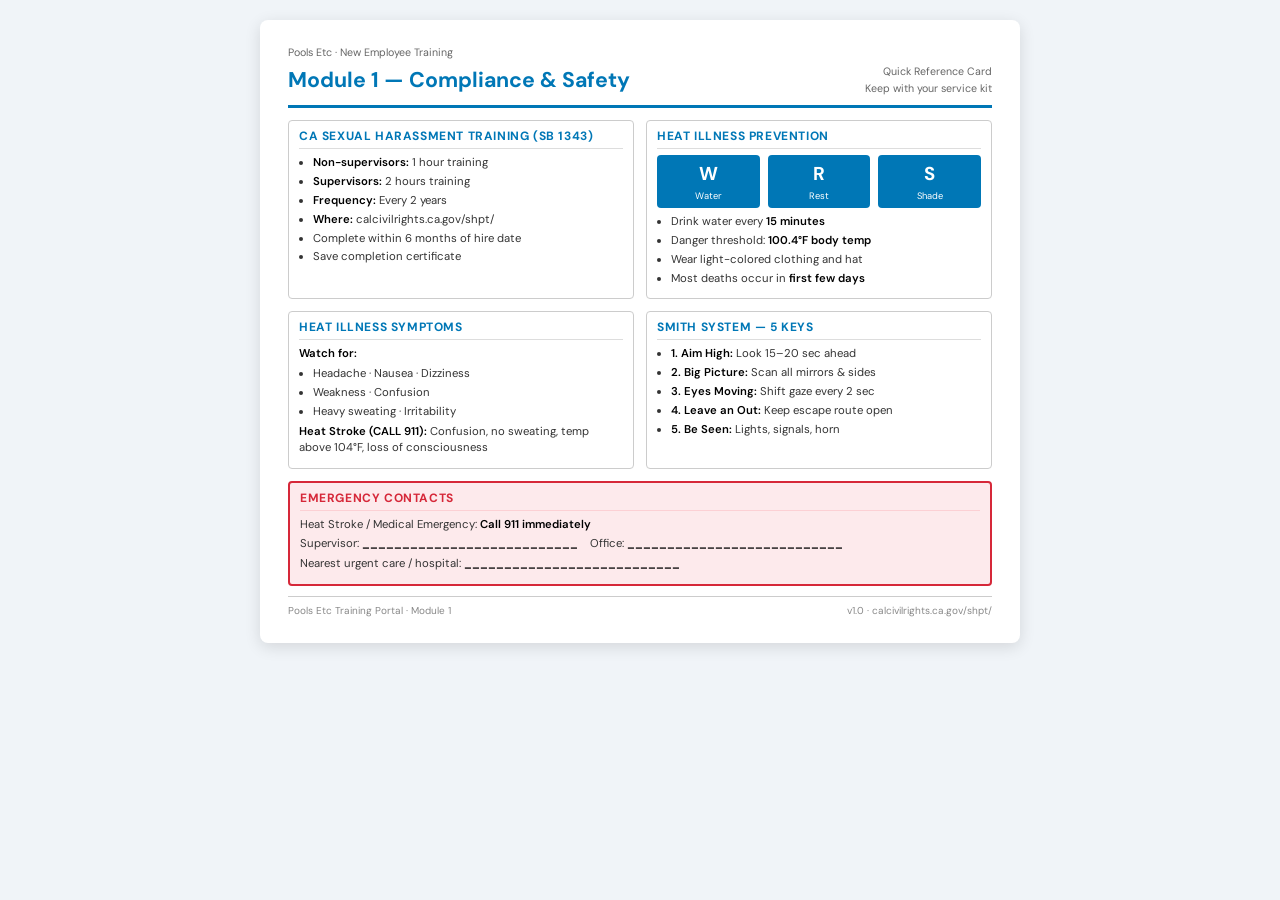
<file: reference-cards/ref-card-1.html>
<!DOCTYPE html>
<html lang="en">
<head>
  <meta charset="UTF-8" />
  <meta name="viewport" content="width=device-width, initial-scale=1.0" />
  <title>Reference Card — Module 1: Compliance &amp; Safety</title>
  <link rel="stylesheet" href="../assets/css/base.css" />
  <link rel="stylesheet" href="../assets/css/print.css" />
  <style>
    body { background: white; font-size: 9pt; font-family: var(--font-body); }
    .ref-page { max-width: 760px; margin: 0 auto; padding: 12px 16px; }
    .ref-header { display:flex; justify-content:space-between; align-items:flex-end; border-bottom:3px solid #0077B6; padding-bottom:8px; margin-bottom:12px; }
    .ref-header__title { font-size:16pt; font-weight:700; color:#0077B6; }
    .ref-header__sub { font-size:8pt; color:#666; text-align:right; }
    .ref-grid { display:grid; grid-template-columns:1fr 1fr; gap:12px; }
    .ref-box { border:1px solid #ccc; border-radius:4px; padding:8px 10px; break-inside:avoid; }
    .ref-box h3 { font-size:9pt; font-weight:700; text-transform:uppercase; letter-spacing:.05em; color:#0077B6; border-bottom:1px solid #ddd; padding-bottom:4px; margin-bottom:6px; }
    .ref-box p { font-size:8.5pt; margin-bottom:4px; color:#333; line-height:1.4; }
    .ref-box ul { padding-left:14px; list-style:disc; margin:4px 0; }
    .ref-box li { font-size:8.5pt; margin-bottom:3px; color:#333; line-height:1.4; }
    .ref-box strong { color:#000; }
    .big-box { background:#fdeaec; border:2px solid #D62839; }
    .big-box h3 { color:#D62839; border-color:#fcd0d4; }
    .wrs-row { display:flex; gap:8px; margin-top:6px; }
    .wrs-pill { flex:1; background:#0077B6; color:white; text-align:center; border-radius:4px; padding:4px 2px; }
    .wrs-pill__letter { font-size:14pt; font-weight:700; display:block; }
    .wrs-pill__word { font-size:7pt; display:block; }
    .ref-footer { border-top:1px solid #ccc; margin-top:10px; padding-top:6px; display:flex; justify-content:space-between; font-size:7.5pt; color:#888; }
    @media screen { body { background:#f0f4f8; } .ref-page { background:white; box-shadow:0 4px 16px rgba(0,0,0,.12); border-radius:8px; padding:24px 28px; max-width:760px; margin:20px auto; } }
    @media print { body { background:white; } }
  </style>
</head>
<body>
<div class="ref-page">
  <div class="ref-header">
    <div>
      <div style="font-size:8pt; color:#666; margin-bottom:2px;">Pools Etc · New Employee Training</div>
      <div class="ref-header__title">Module 1 — Compliance &amp; Safety</div>
    </div>
    <div class="ref-header__sub">Quick Reference Card<br/>Keep with your service kit</div>
  </div>

  <div class="ref-grid">
    <!-- CA Harassment Training -->
    <div class="ref-box">
      <h3>CA Sexual Harassment Training (SB 1343)</h3>
      <ul>
        <li><strong>Non-supervisors:</strong> 1 hour training</li>
        <li><strong>Supervisors:</strong> 2 hours training</li>
        <li><strong>Frequency:</strong> Every 2 years</li>
        <li><strong>Where:</strong> calcivilrights.ca.gov/shpt/</li>
        <li>Complete within 6 months of hire date</li>
        <li>Save completion certificate</li>
      </ul>
    </div>

    <!-- Heat Illness WRS -->
    <div class="ref-box">
      <h3>Heat Illness Prevention</h3>
      <div class="wrs-row">
        <div class="wrs-pill"><span class="wrs-pill__letter">W</span><span class="wrs-pill__word">Water</span></div>
        <div class="wrs-pill"><span class="wrs-pill__letter">R</span><span class="wrs-pill__word">Rest</span></div>
        <div class="wrs-pill"><span class="wrs-pill__letter">S</span><span class="wrs-pill__word">Shade</span></div>
      </div>
      <ul style="margin-top:6px;">
        <li>Drink water every <strong>15 minutes</strong></li>
        <li>Danger threshold: <strong>100.4°F body temp</strong></li>
        <li>Wear light-colored clothing and hat</li>
        <li>Most deaths occur in <strong>first few days</strong></li>
      </ul>
    </div>

    <!-- Heat Illness Symptoms -->
    <div class="ref-box">
      <h3>Heat Illness Symptoms</h3>
      <p><strong>Watch for:</strong></p>
      <ul>
        <li>Headache · Nausea · Dizziness</li>
        <li>Weakness · Confusion</li>
        <li>Heavy sweating · Irritability</li>
      </ul>
      <p><strong>Heat Stroke (CALL 911):</strong> Confusion, no sweating, temp above 104°F, loss of consciousness</p>
    </div>

    <!-- Smith System -->
    <div class="ref-box">
      <h3>Smith System — 5 Keys</h3>
      <ul>
        <li><strong>1. Aim High:</strong> Look 15–20 sec ahead</li>
        <li><strong>2. Big Picture:</strong> Scan all mirrors &amp; sides</li>
        <li><strong>3. Eyes Moving:</strong> Shift gaze every 2 sec</li>
        <li><strong>4. Leave an Out:</strong> Keep escape route open</li>
        <li><strong>5. Be Seen:</strong> Lights, signals, horn</li>
      </ul>
    </div>

    <!-- Emergency -->
    <div class="ref-box big-box" style="grid-column:1/-1;">
      <h3>Emergency Contacts</h3>
      <p>Heat Stroke / Medical Emergency: <strong>Call 911 immediately</strong></p>
      <p>Supervisor: <strong>___________________________</strong> &nbsp;&nbsp; Office: <strong>___________________________</strong></p>
      <p>Nearest urgent care / hospital: <strong>___________________________</strong></p>
    </div>
  </div>

  <div class="ref-footer">
    <span>Pools Etc Training Portal · Module 1</span>
    <span>v1.0 · calcivilrights.ca.gov/shpt/</span>
  </div>
</div>
</body>
</html>
</file>
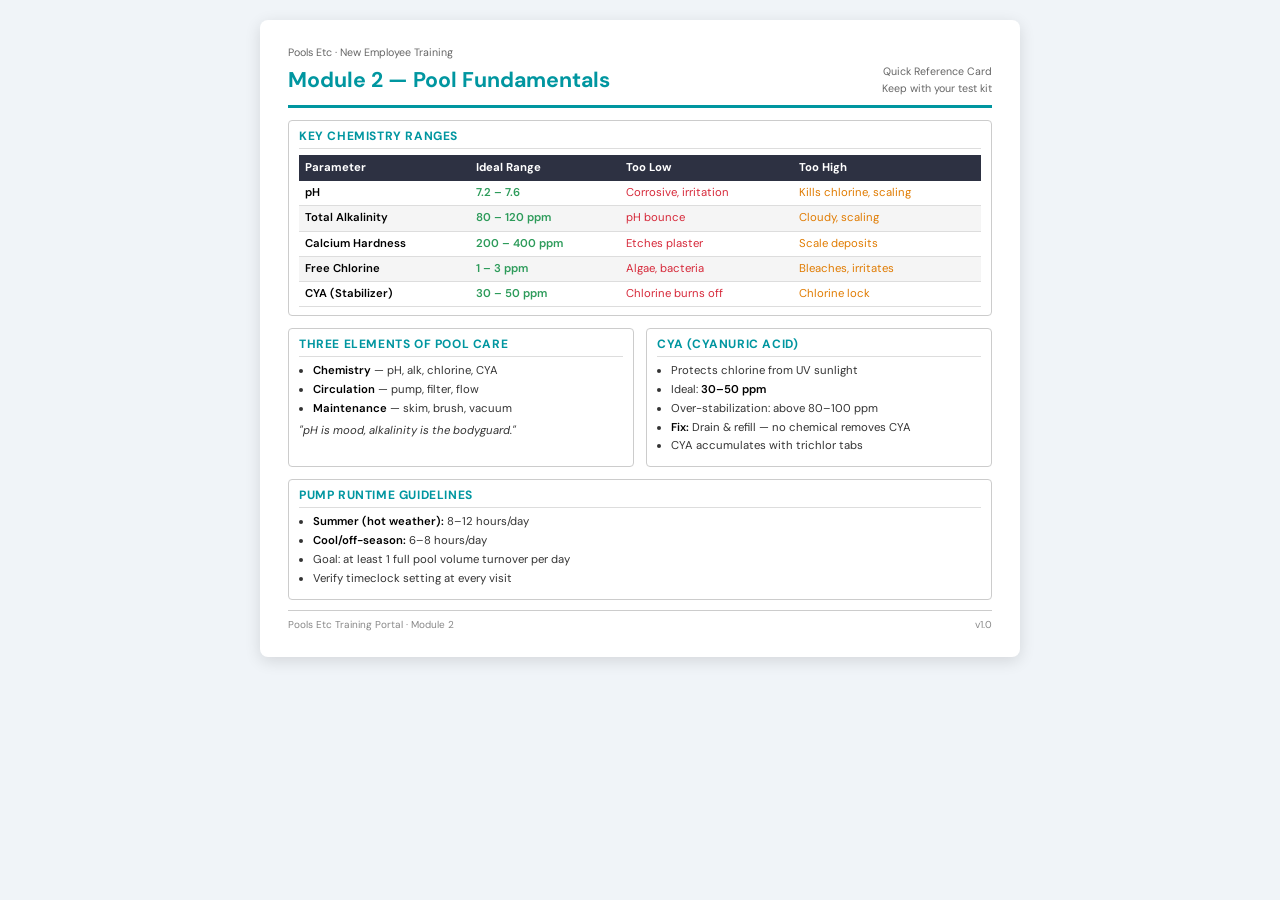
<file: reference-cards/ref-card-2.html>
<!DOCTYPE html>
<html lang="en">
<head>
  <meta charset="UTF-8" />
  <meta name="viewport" content="width=device-width, initial-scale=1.0" />
  <title>Reference Card — Module 2: Pool Fundamentals</title>
  <link rel="stylesheet" href="../assets/css/base.css" />
  <link rel="stylesheet" href="../assets/css/print.css" />
  <style>
    body { background: white; font-size: 9pt; font-family: var(--font-body); }
    .ref-page { max-width: 760px; margin: 0 auto; padding: 12px 16px; }
    .ref-header { display:flex; justify-content:space-between; align-items:flex-end; border-bottom:3px solid #0096a0; padding-bottom:8px; margin-bottom:12px; }
    .ref-header__title { font-size:16pt; font-weight:700; color:#0096a0; }
    .ref-header__sub { font-size:8pt; color:#666; text-align:right; }
    .ref-grid { display:grid; grid-template-columns:1fr 1fr; gap:12px; }
    .ref-box { border:1px solid #ccc; border-radius:4px; padding:8px 10px; break-inside:avoid; }
    .ref-box h3 { font-size:9pt; font-weight:700; text-transform:uppercase; letter-spacing:.05em; color:#0096a0; border-bottom:1px solid #ddd; padding-bottom:4px; margin-bottom:6px; }
    .ref-box p { font-size:8.5pt; margin-bottom:4px; color:#333; line-height:1.4; }
    .ref-box ul { padding-left:14px; list-style:disc; margin:4px 0; }
    .ref-box li { font-size:8.5pt; margin-bottom:3px; color:#333; line-height:1.4; }
    .ref-box strong { color:#000; }
    table { width:100%; border-collapse:collapse; font-size:8.5pt; }
    th { background:#2D3142; color:white; padding:4px 6px; text-align:left; }
    td { border-bottom:1px solid #ddd; padding:3px 6px; }
    tr:nth-child(even) td { background:#f5f5f5; }
    .good { color:#2D9B5A; font-weight:600; }
    .bad-low { color:#D62839; }
    .bad-high { color:#e07b00; }
    .ref-footer { border-top:1px solid #ccc; margin-top:10px; padding-top:6px; display:flex; justify-content:space-between; font-size:7.5pt; color:#888; }
    @media screen { body { background:#f0f4f8; } .ref-page { background:white; box-shadow:0 4px 16px rgba(0,0,0,.12); border-radius:8px; padding:24px 28px; max-width:760px; margin:20px auto; } }
    @media print { body { background:white; } }
  </style>
</head>
<body>
<div class="ref-page">
  <div class="ref-header">
    <div>
      <div style="font-size:8pt; color:#666; margin-bottom:2px;">Pools Etc · New Employee Training</div>
      <div class="ref-header__title">Module 2 — Pool Fundamentals</div>
    </div>
    <div class="ref-header__sub">Quick Reference Card<br/>Keep with your test kit</div>
  </div>

  <div class="ref-grid">
    <!-- Chemistry Ranges -->
    <div class="ref-box" style="grid-column:1/-1;">
      <h3>Key Chemistry Ranges</h3>
      <table>
        <thead><tr><th>Parameter</th><th>Ideal Range</th><th>Too Low</th><th>Too High</th></tr></thead>
        <tbody>
          <tr><td><strong>pH</strong></td><td class="good">7.2 – 7.6</td><td class="bad-low">Corrosive, irritation</td><td class="bad-high">Kills chlorine, scaling</td></tr>
          <tr><td><strong>Total Alkalinity</strong></td><td class="good">80 – 120 ppm</td><td class="bad-low">pH bounce</td><td class="bad-high">Cloudy, scaling</td></tr>
          <tr><td><strong>Calcium Hardness</strong></td><td class="good">200 – 400 ppm</td><td class="bad-low">Etches plaster</td><td class="bad-high">Scale deposits</td></tr>
          <tr><td><strong>Free Chlorine</strong></td><td class="good">1 – 3 ppm</td><td class="bad-low">Algae, bacteria</td><td class="bad-high">Bleaches, irritates</td></tr>
          <tr><td><strong>CYA (Stabilizer)</strong></td><td class="good">30 – 50 ppm</td><td class="bad-low">Chlorine burns off</td><td class="bad-high">Chlorine lock</td></tr>
        </tbody>
      </table>
    </div>

    <!-- Three Elements -->
    <div class="ref-box">
      <h3>Three Elements of Pool Care</h3>
      <ul>
        <li><strong>Chemistry</strong> — pH, alk, chlorine, CYA</li>
        <li><strong>Circulation</strong> — pump, filter, flow</li>
        <li><strong>Maintenance</strong> — skim, brush, vacuum</li>
      </ul>
      <p style="margin-top:6px; font-style:italic;">"pH is mood, alkalinity is the bodyguard."</p>
    </div>

    <!-- CYA info -->
    <div class="ref-box">
      <h3>CYA (Cyanuric Acid)</h3>
      <ul>
        <li>Protects chlorine from UV sunlight</li>
        <li>Ideal: <strong>30–50 ppm</strong></li>
        <li>Over-stabilization: above 80–100 ppm</li>
        <li><strong>Fix:</strong> Drain &amp; refill — no chemical removes CYA</li>
        <li>CYA accumulates with trichlor tabs</li>
      </ul>
    </div>

    <!-- Pump runtime -->
    <div class="ref-box" style="grid-column:1/-1;">
      <h3>Pump Runtime Guidelines</h3>
      <ul>
        <li><strong>Summer (hot weather):</strong> 8–12 hours/day</li>
        <li><strong>Cool/off-season:</strong> 6–8 hours/day</li>
        <li>Goal: at least 1 full pool volume turnover per day</li>
        <li>Verify timeclock setting at every visit</li>
      </ul>
    </div>
  </div>

  <div class="ref-footer">
    <span>Pools Etc Training Portal · Module 2</span>
    <span>v1.0</span>
  </div>
</div>
</body>
</html>
</file>
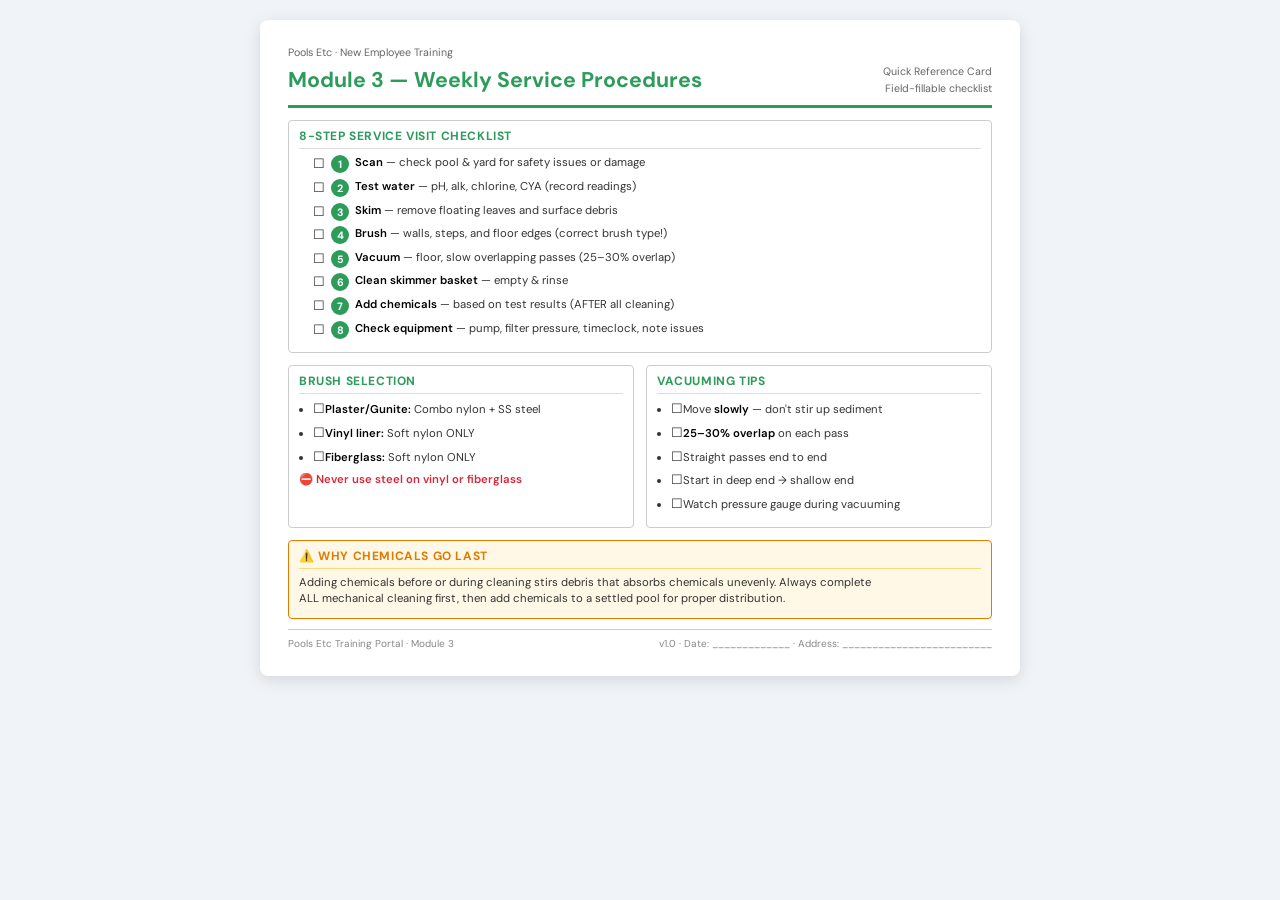
<file: reference-cards/ref-card-3.html>
<!DOCTYPE html>
<html lang="en">
<head>
  <meta charset="UTF-8" />
  <meta name="viewport" content="width=device-width, initial-scale=1.0" />
  <title>Reference Card — Module 3: Weekly Service Procedures</title>
  <link rel="stylesheet" href="../assets/css/base.css" />
  <link rel="stylesheet" href="../assets/css/print.css" />
  <style>
    body { background: white; font-size: 9pt; font-family: var(--font-body); }
    .ref-page { max-width: 760px; margin: 0 auto; padding: 12px 16px; }
    .ref-header { display:flex; justify-content:space-between; align-items:flex-end; border-bottom:3px solid #2D9B5A; padding-bottom:8px; margin-bottom:12px; }
    .ref-header__title { font-size:16pt; font-weight:700; color:#2D9B5A; }
    .ref-header__sub { font-size:8pt; color:#666; text-align:right; }
    .ref-grid { display:grid; grid-template-columns:1fr 1fr; gap:12px; }
    .ref-box { border:1px solid #ccc; border-radius:4px; padding:8px 10px; break-inside:avoid; }
    .ref-box h3 { font-size:9pt; font-weight:700; text-transform:uppercase; letter-spacing:.05em; color:#2D9B5A; border-bottom:1px solid #ddd; padding-bottom:4px; margin-bottom:6px; }
    .ref-box p { font-size:8.5pt; margin-bottom:4px; color:#333; line-height:1.4; }
    .ref-box ul { padding-left:14px; list-style:none; margin:4px 0; }
    .ref-box li { font-size:8.5pt; margin-bottom:5px; color:#333; line-height:1.4; display:flex; gap:6px; align-items:flex-start; }
    .ref-box li::before { content:'☐'; font-size:10pt; flex-shrink:0; }
    .ref-box strong { color:#000; }
    .step-num { display:inline-block; width:18px; height:18px; border-radius:50%; background:#2D9B5A; color:white; font-size:8pt; font-weight:700; text-align:center; line-height:18px; flex-shrink:0; }
    .ref-footer { border-top:1px solid #ccc; margin-top:10px; padding-top:6px; display:flex; justify-content:space-between; font-size:7.5pt; color:#888; }
    @media screen { body { background:#f0f4f8; } .ref-page { background:white; box-shadow:0 4px 16px rgba(0,0,0,.12); border-radius:8px; padding:24px 28px; max-width:760px; margin:20px auto; } }
    @media print { body { background:white; } }
  </style>
</head>
<body>
<div class="ref-page">
  <div class="ref-header">
    <div>
      <div style="font-size:8pt; color:#666; margin-bottom:2px;">Pools Etc · New Employee Training</div>
      <div class="ref-header__title">Module 3 — Weekly Service Procedures</div>
    </div>
    <div class="ref-header__sub">Quick Reference Card<br/>Field-fillable checklist</div>
  </div>

  <div class="ref-grid">
    <!-- 8-Step Checklist -->
    <div class="ref-box" style="grid-column:1/-1;">
      <h3>8-Step Service Visit Checklist</h3>
      <ul>
        <li><span class="step-num">1</span> <span><strong>Scan</strong> — check pool &amp; yard for safety issues or damage</span></li>
        <li><span class="step-num">2</span> <span><strong>Test water</strong> — pH, alk, chlorine, CYA (record readings)</span></li>
        <li><span class="step-num">3</span> <span><strong>Skim</strong> — remove floating leaves and surface debris</span></li>
        <li><span class="step-num">4</span> <span><strong>Brush</strong> — walls, steps, and floor edges (correct brush type!)</span></li>
        <li><span class="step-num">5</span> <span><strong>Vacuum</strong> — floor, slow overlapping passes (25–30% overlap)</span></li>
        <li><span class="step-num">6</span> <span><strong>Clean skimmer basket</strong> — empty &amp; rinse</span></li>
        <li><span class="step-num">7</span> <span><strong>Add chemicals</strong> — based on test results (AFTER all cleaning)</span></li>
        <li><span class="step-num">8</span> <span><strong>Check equipment</strong> — pump, filter pressure, timeclock, note issues</span></li>
      </ul>
    </div>

    <!-- Brush guide -->
    <div class="ref-box">
      <h3>Brush Selection</h3>
      <ul style="list-style:disc; padding-left:14px;">
        <li style="display:list-item;"><strong>Plaster/Gunite:</strong> Combo nylon + SS steel</li>
        <li style="display:list-item;"><strong>Vinyl liner:</strong> Soft nylon ONLY</li>
        <li style="display:list-item;"><strong>Fiberglass:</strong> Soft nylon ONLY</li>
      </ul>
      <p style="margin-top:6px; color:#D62839; font-weight:600;">⛔ Never use steel on vinyl or fiberglass</p>
    </div>

    <!-- Vacuuming tip -->
    <div class="ref-box">
      <h3>Vacuuming Tips</h3>
      <ul style="list-style:disc; padding-left:14px;">
        <li style="display:list-item;">Move <strong>slowly</strong> — don't stir up sediment</li>
        <li style="display:list-item;"><strong>25–30% overlap</strong> on each pass</li>
        <li style="display:list-item;">Straight passes end to end</li>
        <li style="display:list-item;">Start in deep end → shallow end</li>
        <li style="display:list-item;">Watch pressure gauge during vacuuming</li>
      </ul>
    </div>

    <!-- Chemical add reminder -->
    <div class="ref-box" style="grid-column:1/-1; background:#fff8e6; border-color:#e07b00;">
      <h3 style="color:#e07b00; border-color:#fcd97a;">⚠️ Why Chemicals Go LAST</h3>
      <p>Adding chemicals before or during cleaning stirs debris that absorbs chemicals unevenly. Always complete ALL mechanical cleaning first, then add chemicals to a settled pool for proper distribution.</p>
    </div>
  </div>

  <div class="ref-footer">
    <span>Pools Etc Training Portal · Module 3</span>
    <span>v1.0 · Date: _____________ · Address: _________________________</span>
  </div>
</div>
</body>
</html>
</file>
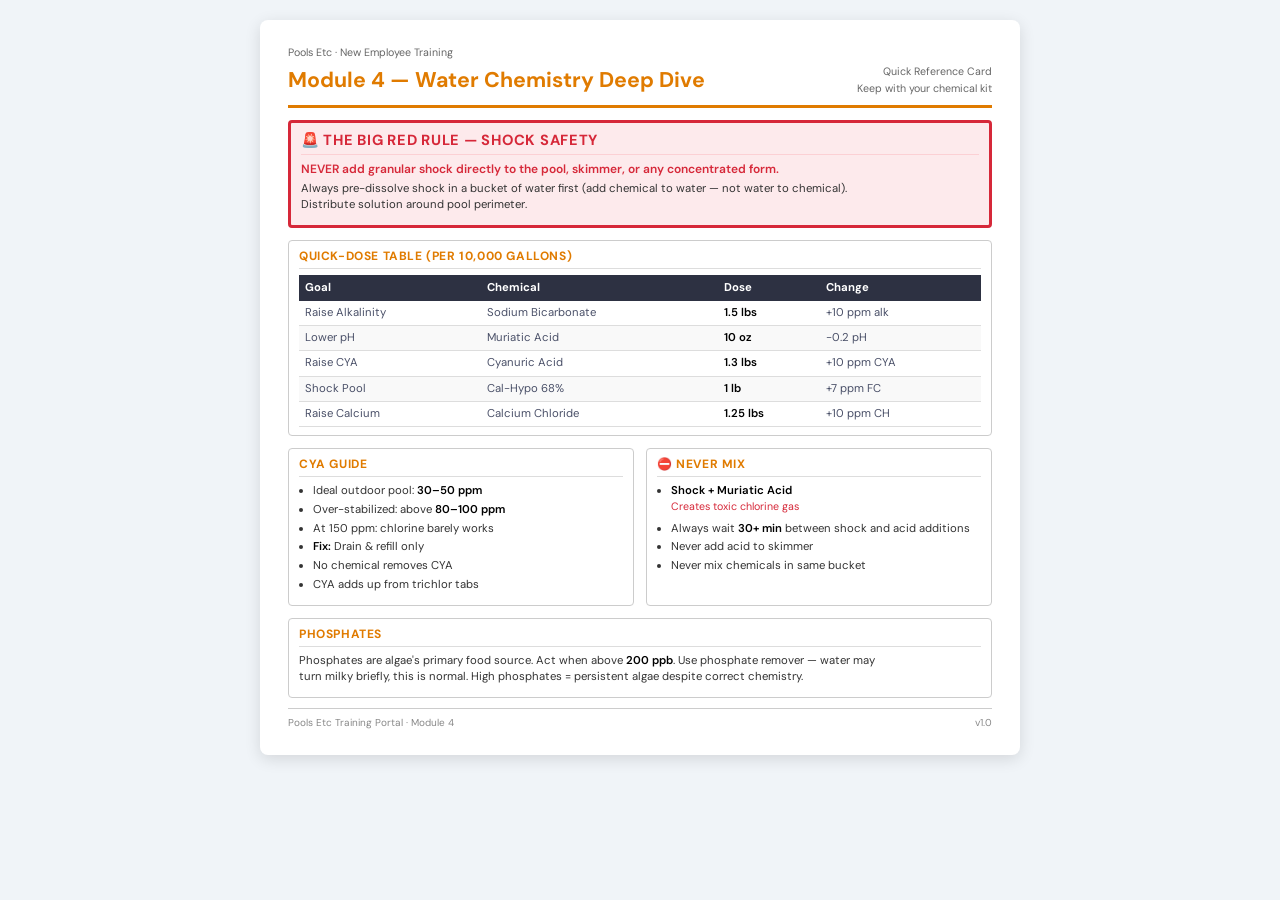
<file: reference-cards/ref-card-4.html>
<!DOCTYPE html>
<html lang="en">
<head>
  <meta charset="UTF-8" />
  <meta name="viewport" content="width=device-width, initial-scale=1.0" />
  <title>Reference Card — Module 4: Water Chemistry Deep Dive</title>
  <link rel="stylesheet" href="../assets/css/base.css" />
  <link rel="stylesheet" href="../assets/css/print.css" />
  <style>
    body { background: white; font-size: 9pt; font-family: var(--font-body); }
    .ref-page { max-width: 760px; margin: 0 auto; padding: 12px 16px; }
    .ref-header { display:flex; justify-content:space-between; align-items:flex-end; border-bottom:3px solid #e07b00; padding-bottom:8px; margin-bottom:12px; }
    .ref-header__title { font-size:16pt; font-weight:700; color:#e07b00; }
    .ref-header__sub { font-size:8pt; color:#666; text-align:right; }
    .ref-grid { display:grid; grid-template-columns:1fr 1fr; gap:12px; }
    .ref-box { border:1px solid #ccc; border-radius:4px; padding:8px 10px; break-inside:avoid; }
    .ref-box h3 { font-size:9pt; font-weight:700; text-transform:uppercase; letter-spacing:.05em; color:#e07b00; border-bottom:1px solid #ddd; padding-bottom:4px; margin-bottom:6px; }
    .ref-box p { font-size:8.5pt; margin-bottom:4px; color:#333; line-height:1.4; }
    .ref-box ul { padding-left:14px; list-style:disc; margin:4px 0; }
    .ref-box li { font-size:8.5pt; margin-bottom:3px; color:#333; line-height:1.4; }
    .ref-box strong { color:#000; }
    table { width:100%; border-collapse:collapse; font-size:8.5pt; }
    th { background:#2D3142; color:white; padding:4px 6px; text-align:left; }
    td { border-bottom:1px solid #ddd; padding:3px 6px; }
    tr:nth-child(even) td { background:#f9f9f9; }
    .danger-box { background:#fdeaec; border:3px solid #D62839; }
    .danger-box h3 { color:#D62839; border-color:#fcd0d4; font-size:11pt; }
    .danger-box p { font-size:9pt; font-weight:600; color:#D62839; }
    .ref-footer { border-top:1px solid #ccc; margin-top:10px; padding-top:6px; display:flex; justify-content:space-between; font-size:7.5pt; color:#888; }
    @media screen { body { background:#f0f4f8; } .ref-page { background:white; box-shadow:0 4px 16px rgba(0,0,0,.12); border-radius:8px; padding:24px 28px; max-width:760px; margin:20px auto; } }
    @media print { body { background:white; } }
  </style>
</head>
<body>
<div class="ref-page">
  <div class="ref-header">
    <div>
      <div style="font-size:8pt; color:#666; margin-bottom:2px;">Pools Etc · New Employee Training</div>
      <div class="ref-header__title">Module 4 — Water Chemistry Deep Dive</div>
    </div>
    <div class="ref-header__sub">Quick Reference Card<br/>Keep with your chemical kit</div>
  </div>

  <div class="ref-grid">
    <!-- BIG RED BOX -->
    <div class="ref-box danger-box" style="grid-column:1/-1;">
      <h3>🚨 THE BIG RED RULE — SHOCK SAFETY</h3>
      <p>NEVER add granular shock directly to the pool, skimmer, or any concentrated form.</p>
      <p style="font-size:8.5pt; color:#333; font-weight:400; margin-top:4px;">Always pre-dissolve shock in a bucket of water first (add chemical to water — not water to chemical). Distribute solution around pool perimeter.</p>
    </div>

    <!-- Dosing Table -->
    <div class="ref-box" style="grid-column:1/-1;">
      <h3>Quick-Dose Table (per 10,000 gallons)</h3>
      <table>
        <thead><tr><th>Goal</th><th>Chemical</th><th>Dose</th><th>Change</th></tr></thead>
        <tbody>
          <tr><td>Raise Alkalinity</td><td>Sodium Bicarbonate</td><td><strong>1.5 lbs</strong></td><td>+10 ppm alk</td></tr>
          <tr><td>Lower pH</td><td>Muriatic Acid</td><td><strong>10 oz</strong></td><td>-0.2 pH</td></tr>
          <tr><td>Raise CYA</td><td>Cyanuric Acid</td><td><strong>1.3 lbs</strong></td><td>+10 ppm CYA</td></tr>
          <tr><td>Shock Pool</td><td>Cal-Hypo 68%</td><td><strong>1 lb</strong></td><td>+7 ppm FC</td></tr>
          <tr><td>Raise Calcium</td><td>Calcium Chloride</td><td><strong>1.25 lbs</strong></td><td>+10 ppm CH</td></tr>
        </tbody>
      </table>
    </div>

    <!-- CYA Table -->
    <div class="ref-box">
      <h3>CYA Guide</h3>
      <ul>
        <li>Ideal outdoor pool: <strong>30–50 ppm</strong></li>
        <li>Over-stabilized: above <strong>80–100 ppm</strong></li>
        <li>At 150 ppm: chlorine barely works</li>
        <li><strong>Fix:</strong> Drain &amp; refill only</li>
        <li>No chemical removes CYA</li>
        <li>CYA adds up from trichlor tabs</li>
      </ul>
    </div>

    <!-- Never Mix -->
    <div class="ref-box">
      <h3>⛔ Never Mix</h3>
      <ul>
        <li><strong>Shock + Muriatic Acid</strong><br/><span style="font-size:8pt; color:#D62839;">Creates toxic chlorine gas</span></li>
        <li style="margin-top:6px;">Always wait <strong>30+ min</strong> between shock and acid additions</li>
        <li>Never add acid to skimmer</li>
        <li>Never mix chemicals in same bucket</li>
      </ul>
    </div>

    <!-- Phosphates -->
    <div class="ref-box" style="grid-column:1/-1;">
      <h3>Phosphates</h3>
      <p>Phosphates are algae's primary food source. Act when above <strong>200 ppb</strong>. Use phosphate remover — water may turn milky briefly, this is normal. High phosphates = persistent algae despite correct chemistry.</p>
    </div>
  </div>

  <div class="ref-footer">
    <span>Pools Etc Training Portal · Module 4</span>
    <span>v1.0</span>
  </div>
</div>
</body>
</html>
</file>
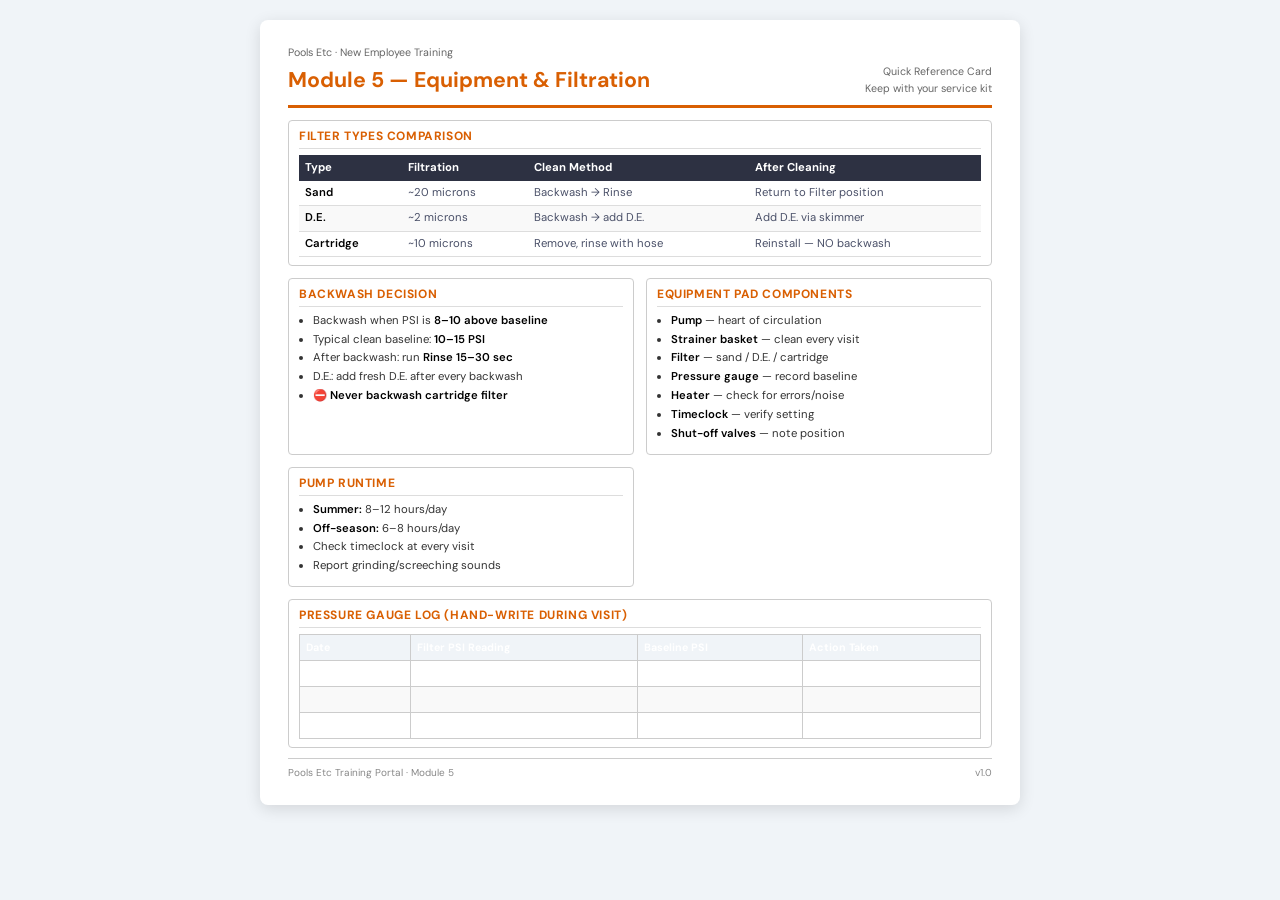
<file: reference-cards/ref-card-5.html>
<!DOCTYPE html>
<html lang="en">
<head>
  <meta charset="UTF-8" />
  <meta name="viewport" content="width=device-width, initial-scale=1.0" />
  <title>Reference Card — Module 5: Equipment &amp; Filtration</title>
  <link rel="stylesheet" href="../assets/css/base.css" />
  <link rel="stylesheet" href="../assets/css/print.css" />
  <style>
    body { background: white; font-size: 9pt; font-family: var(--font-body); }
    .ref-page { max-width: 760px; margin: 0 auto; padding: 12px 16px; }
    .ref-header { display:flex; justify-content:space-between; align-items:flex-end; border-bottom:3px solid #d95f02; padding-bottom:8px; margin-bottom:12px; }
    .ref-header__title { font-size:16pt; font-weight:700; color:#d95f02; }
    .ref-header__sub { font-size:8pt; color:#666; text-align:right; }
    .ref-grid { display:grid; grid-template-columns:1fr 1fr; gap:12px; }
    .ref-box { border:1px solid #ccc; border-radius:4px; padding:8px 10px; break-inside:avoid; }
    .ref-box h3 { font-size:9pt; font-weight:700; text-transform:uppercase; letter-spacing:.05em; color:#d95f02; border-bottom:1px solid #ddd; padding-bottom:4px; margin-bottom:6px; }
    .ref-box p { font-size:8.5pt; margin-bottom:4px; color:#333; line-height:1.4; }
    .ref-box ul { padding-left:14px; list-style:disc; margin:4px 0; }
    .ref-box li { font-size:8.5pt; margin-bottom:3px; color:#333; line-height:1.4; }
    .ref-box strong { color:#000; }
    table { width:100%; border-collapse:collapse; font-size:8.5pt; }
    th { background:#2D3142; color:white; padding:4px 6px; text-align:left; }
    td { border-bottom:1px solid #ddd; padding:3px 6px; }
    tr:nth-child(even) td { background:#f9f9f9; }
    .psi-log { width:100%; border-collapse:collapse; }
    .psi-log th, .psi-log td { border:1px solid #ccc; padding:4px 6px; font-size:8pt; }
    .psi-log th { background:#f0f4f8; }
    .ref-footer { border-top:1px solid #ccc; margin-top:10px; padding-top:6px; display:flex; justify-content:space-between; font-size:7.5pt; color:#888; }
    @media screen { body { background:#f0f4f8; } .ref-page { background:white; box-shadow:0 4px 16px rgba(0,0,0,.12); border-radius:8px; padding:24px 28px; max-width:760px; margin:20px auto; } }
    @media print { body { background:white; } }
  </style>
</head>
<body>
<div class="ref-page">
  <div class="ref-header">
    <div>
      <div style="font-size:8pt; color:#666; margin-bottom:2px;">Pools Etc · New Employee Training</div>
      <div class="ref-header__title">Module 5 — Equipment &amp; Filtration</div>
    </div>
    <div class="ref-header__sub">Quick Reference Card<br/>Keep with your service kit</div>
  </div>

  <div class="ref-grid">
    <!-- Filter Comparison -->
    <div class="ref-box" style="grid-column:1/-1;">
      <h3>Filter Types Comparison</h3>
      <table>
        <thead><tr><th>Type</th><th>Filtration</th><th>Clean Method</th><th>After Cleaning</th></tr></thead>
        <tbody>
          <tr><td><strong>Sand</strong></td><td>~20 microns</td><td>Backwash → Rinse</td><td>Return to Filter position</td></tr>
          <tr><td><strong>D.E.</strong></td><td>~2 microns</td><td>Backwash → add D.E.</td><td>Add D.E. via skimmer</td></tr>
          <tr><td><strong>Cartridge</strong></td><td>~10 microns</td><td>Remove, rinse with hose</td><td>Reinstall — NO backwash</td></tr>
        </tbody>
      </table>
    </div>

    <!-- When to backwash -->
    <div class="ref-box">
      <h3>Backwash Decision</h3>
      <ul>
        <li>Backwash when PSI is <strong>8–10 above baseline</strong></li>
        <li>Typical clean baseline: <strong>10–15 PSI</strong></li>
        <li>After backwash: run <strong>Rinse 15–30 sec</strong></li>
        <li>D.E.: add fresh D.E. after every backwash</li>
        <li><strong>⛔ Never backwash cartridge filter</strong></li>
      </ul>
    </div>

    <!-- Equipment list -->
    <div class="ref-box">
      <h3>Equipment Pad Components</h3>
      <ul>
        <li><strong>Pump</strong> — heart of circulation</li>
        <li><strong>Strainer basket</strong> — clean every visit</li>
        <li><strong>Filter</strong> — sand / D.E. / cartridge</li>
        <li><strong>Pressure gauge</strong> — record baseline</li>
        <li><strong>Heater</strong> — check for errors/noise</li>
        <li><strong>Timeclock</strong> — verify setting</li>
        <li><strong>Shut-off valves</strong> — note position</li>
      </ul>
    </div>

    <!-- Pump runtime -->
    <div class="ref-box">
      <h3>Pump Runtime</h3>
      <ul>
        <li><strong>Summer:</strong> 8–12 hours/day</li>
        <li><strong>Off-season:</strong> 6–8 hours/day</li>
        <li>Check timeclock at every visit</li>
        <li>Report grinding/screeching sounds</li>
      </ul>
    </div>

    <!-- PSI Log -->
    <div class="ref-box" style="grid-column:1/-1;">
      <h3>Pressure Gauge Log (hand-write during visit)</h3>
      <table class="psi-log">
        <thead>
          <tr><th>Date</th><th>Filter PSI Reading</th><th>Baseline PSI</th><th>Action Taken</th></tr>
        </thead>
        <tbody>
          <tr><td>&nbsp;&nbsp;&nbsp;&nbsp;&nbsp;&nbsp;&nbsp;&nbsp;&nbsp;&nbsp;&nbsp;&nbsp;&nbsp;</td><td>&nbsp;</td><td>&nbsp;</td><td>&nbsp;</td></tr>
          <tr><td>&nbsp;</td><td>&nbsp;</td><td>&nbsp;</td><td>&nbsp;</td></tr>
          <tr><td>&nbsp;</td><td>&nbsp;</td><td>&nbsp;</td><td>&nbsp;</td></tr>
        </tbody>
      </table>
    </div>
  </div>

  <div class="ref-footer">
    <span>Pools Etc Training Portal · Module 5</span>
    <span>v1.0</span>
  </div>
</div>
</body>
</html>
</file>
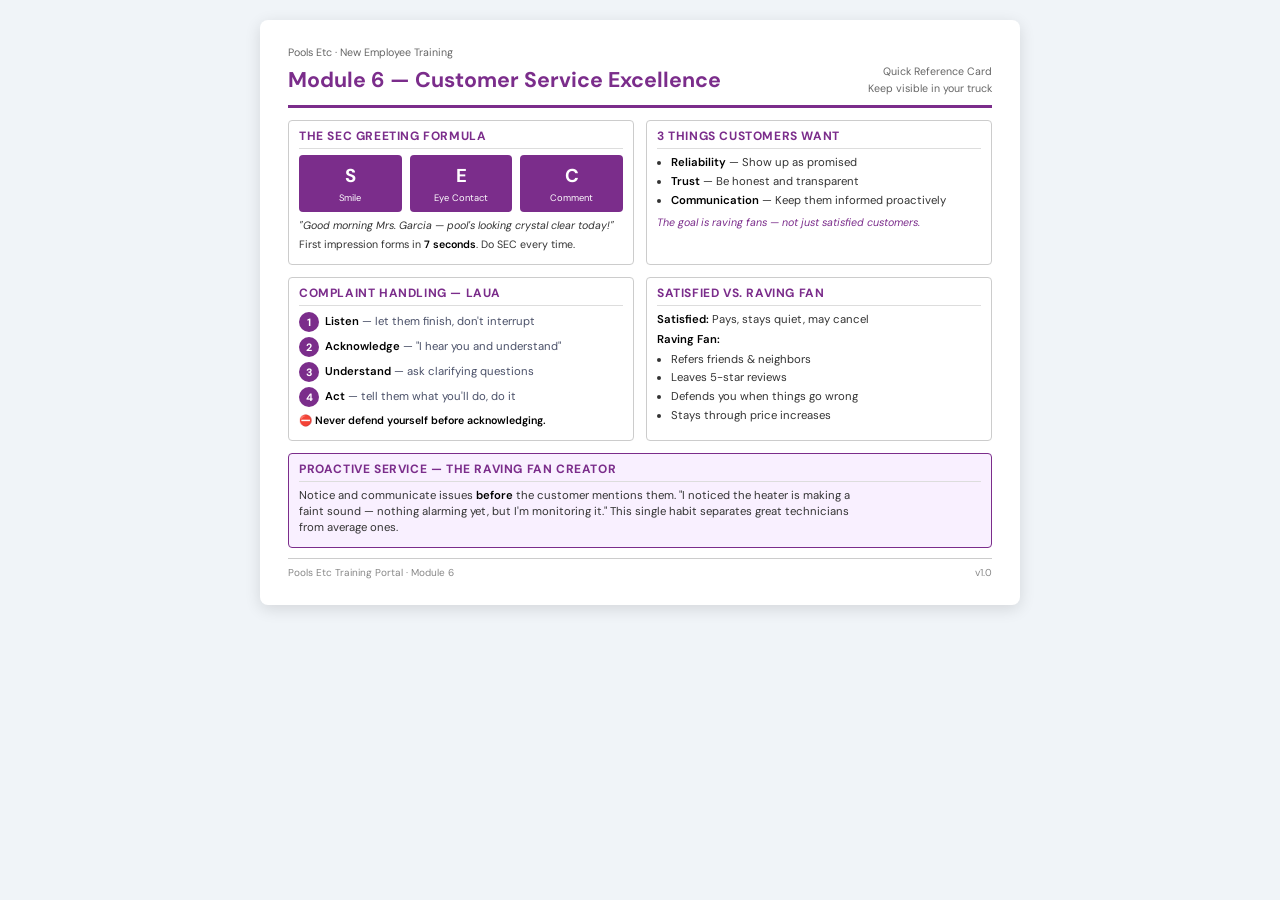
<file: reference-cards/ref-card-6.html>
<!DOCTYPE html>
<html lang="en">
<head>
  <meta charset="UTF-8" />
  <meta name="viewport" content="width=device-width, initial-scale=1.0" />
  <title>Reference Card — Module 6: Customer Service Excellence</title>
  <link rel="stylesheet" href="../assets/css/base.css" />
  <link rel="stylesheet" href="../assets/css/print.css" />
  <style>
    body { background: white; font-size: 9pt; font-family: var(--font-body); }
    .ref-page { max-width: 760px; margin: 0 auto; padding: 12px 16px; }
    .ref-header { display:flex; justify-content:space-between; align-items:flex-end; border-bottom:3px solid #7b2d8b; padding-bottom:8px; margin-bottom:12px; }
    .ref-header__title { font-size:16pt; font-weight:700; color:#7b2d8b; }
    .ref-header__sub { font-size:8pt; color:#666; text-align:right; }
    .ref-grid { display:grid; grid-template-columns:1fr 1fr; gap:12px; }
    .ref-box { border:1px solid #ccc; border-radius:4px; padding:8px 10px; break-inside:avoid; }
    .ref-box h3 { font-size:9pt; font-weight:700; text-transform:uppercase; letter-spacing:.05em; color:#7b2d8b; border-bottom:1px solid #ddd; padding-bottom:4px; margin-bottom:6px; }
    .ref-box p { font-size:8.5pt; margin-bottom:4px; color:#333; line-height:1.4; }
    .ref-box ul { padding-left:14px; list-style:disc; margin:4px 0; }
    .ref-box li { font-size:8.5pt; margin-bottom:3px; color:#333; line-height:1.4; }
    .ref-box strong { color:#000; }
    .sec-row { display:flex; gap:8px; margin-top:6px; }
    .sec-pill { flex:1; background:#7b2d8b; color:white; text-align:center; border-radius:4px; padding:6px 2px; }
    .sec-pill__letter { font-size:14pt; font-weight:700; display:block; }
    .sec-pill__word { font-size:7pt; display:block; }
    .laua-step { display:flex; align-items:center; gap:6px; margin-bottom:5px; font-size:8.5pt; }
    .laua-num { width:20px; height:20px; border-radius:50%; background:#7b2d8b; color:white; font-size:8pt; font-weight:700; text-align:center; line-height:20px; flex-shrink:0; }
    .ref-footer { border-top:1px solid #ccc; margin-top:10px; padding-top:6px; display:flex; justify-content:space-between; font-size:7.5pt; color:#888; }
    @media screen { body { background:#f0f4f8; } .ref-page { background:white; box-shadow:0 4px 16px rgba(0,0,0,.12); border-radius:8px; padding:24px 28px; max-width:760px; margin:20px auto; } }
    @media print { body { background:white; } }
  </style>
</head>
<body>
<div class="ref-page">
  <div class="ref-header">
    <div>
      <div style="font-size:8pt; color:#666; margin-bottom:2px;">Pools Etc · New Employee Training</div>
      <div class="ref-header__title">Module 6 — Customer Service Excellence</div>
    </div>
    <div class="ref-header__sub">Quick Reference Card<br/>Keep visible in your truck</div>
  </div>

  <div class="ref-grid">
    <!-- SEC -->
    <div class="ref-box">
      <h3>The SEC Greeting Formula</h3>
      <div class="sec-row">
        <div class="sec-pill"><span class="sec-pill__letter">S</span><span class="sec-pill__word">Smile</span></div>
        <div class="sec-pill"><span class="sec-pill__letter">E</span><span class="sec-pill__word">Eye Contact</span></div>
        <div class="sec-pill"><span class="sec-pill__letter">C</span><span class="sec-pill__word">Comment</span></div>
      </div>
      <p style="margin-top:6px; font-size:8pt; font-style:italic;">"Good morning Mrs. Garcia — pool's looking crystal clear today!"</p>
      <p style="font-size:8pt;">First impression forms in <strong>7 seconds</strong>. Do SEC every time.</p>
    </div>

    <!-- 3 Things Customers Want -->
    <div class="ref-box">
      <h3>3 Things Customers Want</h3>
      <ul>
        <li><strong>Reliability</strong> — Show up as promised</li>
        <li><strong>Trust</strong> — Be honest and transparent</li>
        <li><strong>Communication</strong> — Keep them informed proactively</li>
      </ul>
      <p style="margin-top:6px; font-size:8pt; color:#7b2d8b; font-style:italic;">The goal is raving fans — not just satisfied customers.</p>
    </div>

    <!-- LAUA Complaint Steps -->
    <div class="ref-box">
      <h3>Complaint Handling — LAUA</h3>
      <div class="laua-step"><span class="laua-num">1</span> <span><strong>Listen</strong> — let them finish, don't interrupt</span></div>
      <div class="laua-step"><span class="laua-num">2</span> <span><strong>Acknowledge</strong> — "I hear you and understand"</span></div>
      <div class="laua-step"><span class="laua-num">3</span> <span><strong>Understand</strong> — ask clarifying questions</span></div>
      <div class="laua-step"><span class="laua-num">4</span> <span><strong>Act</strong> — tell them what you'll do, do it</span></div>
      <p style="margin-top:6px; font-size:8pt; color:#D62839;"><strong>⛔ Never defend yourself before acknowledging.</strong></p>
    </div>

    <!-- Raving fan vs satisfied -->
    <div class="ref-box">
      <h3>Satisfied vs. Raving Fan</h3>
      <p><strong>Satisfied:</strong> Pays, stays quiet, may cancel</p>
      <p><strong>Raving Fan:</strong></p>
      <ul>
        <li>Refers friends &amp; neighbors</li>
        <li>Leaves 5-star reviews</li>
        <li>Defends you when things go wrong</li>
        <li>Stays through price increases</li>
      </ul>
    </div>

    <!-- Proactive service -->
    <div class="ref-box" style="grid-column:1/-1; background:#f9f0ff; border-color:#7b2d8b;">
      <h3>Proactive Service — The Raving Fan Creator</h3>
      <p>Notice and communicate issues <strong>before</strong> the customer mentions them. "I noticed the heater is making a faint sound — nothing alarming yet, but I'm monitoring it." This single habit separates great technicians from average ones.</p>
    </div>
  </div>

  <div class="ref-footer">
    <span>Pools Etc Training Portal · Module 6</span>
    <span>v1.0</span>
  </div>
</div>
</body>
</html>
</file>
<file: assets/css/base.css>
@import url('https://fonts.googleapis.com/css2?family=DM+Sans:ital,opsz,wght@0,9..40,400;0,9..40,500;0,9..40,600;0,9..40,700;1,9..40,400&family=DM+Mono:wght@400;500&display=swap');

/* ============================================
   CSS CUSTOM PROPERTIES
   ============================================ */
:root {
  /* Brand Colors */
  --color-primary:       #0077B6;
  --color-primary-dark:  #005f92;
  --color-primary-light: #e0f2fe;
  --color-primary-subtle:#f0f8ff;

  --color-dark:          #2D3142;
  --color-dark-mid:      #3d4361;
  --color-body:          #4a5068;

  --color-bg:            #F0F4F8;
  --color-bg-alt:        #e8edf3;
  --color-white:         #FFFFFF;
  --color-surface:       #FFFFFF;

  --color-success:       #2D9B5A;
  --color-success-light: #e8f7ef;
  --color-warning:       #F0A500;
  --color-warning-light: #fff8e6;
  --color-danger:        #D62839;
  --color-danger-light:  #fdeaec;
  --color-locked:        #9AA5B4;
  --color-locked-light:  #f1f3f5;

  --color-teal:          #0096a0;
  --color-green:         #2D9B5A;
  --color-amber:         #e07b00;
  --color-orange:        #d95f02;
  --color-purple:        #7b2d8b;

  /* Module accent colors */
  --module-1: #0077B6;
  --module-2: #0096a0;
  --module-3: #2D9B5A;
  --module-4: #e07b00;
  --module-5: #d95f02;
  --module-6: #7b2d8b;

  /* Typography */
  --font-body:    'DM Sans', -apple-system, BlinkMacSystemFont, sans-serif;
  --font-mono:    'DM Mono', 'Courier New', monospace;

  --text-xs:   0.75rem;   /* 12px */
  --text-sm:   0.875rem;  /* 14px */
  --text-base: 1rem;      /* 16px */
  --text-lg:   1.125rem;  /* 18px */
  --text-xl:   1.25rem;   /* 20px */
  --text-2xl:  1.5rem;    /* 24px */
  --text-3xl:  1.875rem;  /* 30px */
  --text-4xl:  2.25rem;   /* 36px */

  --leading-tight:  1.25;
  --leading-snug:   1.375;
  --leading-normal: 1.6;
  --leading-loose:  1.8;

  /* Spacing Scale */
  --space-1:  0.25rem;  /* 4px */
  --space-2:  0.5rem;   /* 8px */
  --space-3:  0.75rem;  /* 12px */
  --space-4:  1rem;     /* 16px */
  --space-5:  1.25rem;  /* 20px */
  --space-6:  1.5rem;   /* 24px */
  --space-8:  2rem;     /* 32px */
  --space-10: 2.5rem;   /* 40px */
  --space-12: 3rem;     /* 48px */
  --space-16: 4rem;     /* 64px */

  /* Borders */
  --radius-sm:  4px;
  --radius-md:  8px;
  --radius-lg:  12px;
  --radius-xl:  16px;
  --radius-full: 9999px;

  --border-color:       #dde3ea;
  --border-color-dark:  #c4cdd6;

  /* Shadows */
  --shadow-xs:  0 1px 2px rgba(0,0,0,0.05);
  --shadow-sm:  0 2px 8px rgba(0,0,0,0.08);
  --shadow-md:  0 4px 16px rgba(0,0,0,0.10);
  --shadow-lg:  0 8px 32px rgba(0,0,0,0.12);
  --shadow-xl:  0 16px 48px rgba(0,0,0,0.14);

  /* Transitions */
  --transition-fast:   150ms ease;
  --transition-base:   250ms ease;
  --transition-slow:   400ms ease;

  /* Layout */
  --container-max:     960px;
  --nav-height:        60px;
  --footer-nav-height: 64px;
}

/* ============================================
   CSS RESET & NORMALIZE
   ============================================ */
*, *::before, *::after {
  box-sizing: border-box;
  margin: 0;
  padding: 0;
}

html {
  font-size: 16px;
  -webkit-text-size-adjust: 100%;
  scroll-behavior: smooth;
}

body {
  font-family: var(--font-body);
  font-size: var(--text-base);
  line-height: var(--leading-normal);
  color: var(--color-body);
  background-color: var(--color-bg);
  -webkit-font-smoothing: antialiased;
  -moz-osx-font-smoothing: grayscale;
}

img, svg, video {
  display: block;
  max-width: 100%;
}

input, button, textarea, select {
  font: inherit;
}

p, h1, h2, h3, h4, h5, h6 {
  overflow-wrap: break-word;
}

ul, ol {
  list-style: none;
}

a {
  color: var(--color-primary);
  text-decoration: none;
  transition: color var(--transition-fast);
}

a:hover {
  color: var(--color-primary-dark);
  text-decoration: underline;
}

hr {
  border: none;
  border-top: 1px solid var(--border-color);
  margin: var(--space-6) 0;
}

/* ============================================
   BASE TYPOGRAPHY
   ============================================ */
h1, h2, h3, h4 {
  font-family: var(--font-body);
  color: var(--color-dark);
  line-height: var(--leading-tight);
  font-weight: 700;
}

h1 { font-size: var(--text-3xl); margin-bottom: var(--space-4); }
h2 { font-size: var(--text-2xl); margin-bottom: var(--space-3); }
h3 { font-size: var(--text-xl);  margin-bottom: var(--space-3); }
h4 { font-size: var(--text-lg);  margin-bottom: var(--space-2); }

p {
  color: var(--color-body);
  margin-bottom: var(--space-4);
  max-width: 72ch;
}

p:last-child { margin-bottom: 0; }

strong { font-weight: 600; color: var(--color-dark); }
em     { font-style: italic; }

small {
  font-size: var(--text-sm);
  color: var(--color-locked);
}

.mono {
  font-family: var(--font-mono);
  font-size: 0.9em;
}

/* ============================================
   LAYOUT UTILITIES
   ============================================ */
.container {
  max-width: var(--container-max);
  margin-inline: auto;
  padding-inline: var(--space-6);
}

@media (max-width: 640px) {
  .container { padding-inline: var(--space-4); }
}

.page-wrapper {
  min-height: 100vh;
  padding-top: var(--nav-height);
  padding-bottom: calc(var(--footer-nav-height) + var(--space-8));
}

.page-wrapper--no-footer {
  padding-bottom: var(--space-12);
}

/* ============================================
   FLEXBOX UTILITIES
   ============================================ */
.d-flex       { display: flex; }
.d-inline-flex { display: inline-flex; }
.flex-col     { flex-direction: column; }
.flex-wrap    { flex-wrap: wrap; }
.flex-1       { flex: 1; }
.items-center { align-items: center; }
.items-start  { align-items: flex-start; }
.items-end    { align-items: flex-end; }
.justify-between { justify-content: space-between; }
.justify-center  { justify-content: center; }
.justify-end     { justify-content: flex-end; }

.gap-1  { gap: var(--space-1); }
.gap-2  { gap: var(--space-2); }
.gap-3  { gap: var(--space-3); }
.gap-4  { gap: var(--space-4); }
.gap-6  { gap: var(--space-6); }
.gap-8  { gap: var(--space-8); }

/* ============================================
   GRID UTILITIES
   ============================================ */
.grid-2 {
  display: grid;
  grid-template-columns: repeat(2, 1fr);
  gap: var(--space-6);
}

.grid-3 {
  display: grid;
  grid-template-columns: repeat(3, 1fr);
  gap: var(--space-6);
}

@media (max-width: 768px) {
  .grid-2, .grid-3 { grid-template-columns: 1fr; }
}

/* ============================================
   SPACING UTILITIES
   ============================================ */
.mt-1  { margin-top: var(--space-1); }
.mt-2  { margin-top: var(--space-2); }
.mt-3  { margin-top: var(--space-3); }
.mt-4  { margin-top: var(--space-4); }
.mt-6  { margin-top: var(--space-6); }
.mt-8  { margin-top: var(--space-8); }
.mt-12 { margin-top: var(--space-12); }

.mb-1  { margin-bottom: var(--space-1); }
.mb-2  { margin-bottom: var(--space-2); }
.mb-3  { margin-bottom: var(--space-3); }
.mb-4  { margin-bottom: var(--space-4); }
.mb-6  { margin-bottom: var(--space-6); }
.mb-8  { margin-bottom: var(--space-8); }
.mb-12 { margin-bottom: var(--space-12); }

.pt-4  { padding-top: var(--space-4); }
.pt-6  { padding-top: var(--space-6); }
.pt-8  { padding-top: var(--space-8); }
.pb-4  { padding-bottom: var(--space-4); }
.pb-6  { padding-bottom: var(--space-6); }
.pb-8  { padding-bottom: var(--space-8); }
.p-4   { padding: var(--space-4); }
.p-6   { padding: var(--space-6); }

/* ============================================
   TEXT UTILITIES
   ============================================ */
.text-center  { text-align: center; }
.text-right   { text-align: right; }
.text-left    { text-align: left; }

.text-xs    { font-size: var(--text-xs); }
.text-sm    { font-size: var(--text-sm); }
.text-base  { font-size: var(--text-base); }
.text-lg    { font-size: var(--text-lg); }
.text-xl    { font-size: var(--text-xl); }

.text-muted   { color: var(--color-locked); }
.text-success { color: var(--color-success); }
.text-danger  { color: var(--color-danger); }
.text-primary { color: var(--color-primary); }
.text-dark    { color: var(--color-dark); }

.font-medium  { font-weight: 500; }
.font-semibold { font-weight: 600; }
.font-bold    { font-weight: 700; }

.truncate {
  overflow: hidden;
  text-overflow: ellipsis;
  white-space: nowrap;
}

/* ============================================
   ACCESSIBILITY
   ============================================ */
.visually-hidden {
  position: absolute;
  width: 1px;
  height: 1px;
  padding: 0;
  margin: -1px;
  overflow: hidden;
  clip: rect(0, 0, 0, 0);
  white-space: nowrap;
  border: 0;
}

:focus-visible {
  outline: 2px solid var(--color-primary);
  outline-offset: 2px;
  border-radius: var(--radius-sm);
}

/* ============================================
   SCROLLBAR STYLING
   ============================================ */
::-webkit-scrollbar { width: 6px; height: 6px; }
::-webkit-scrollbar-track { background: var(--color-bg); }
::-webkit-scrollbar-thumb { background: var(--border-color-dark); border-radius: 3px; }
::-webkit-scrollbar-thumb:hover { background: var(--color-locked); }
</file>
<file: assets/css/components.css>
/* ============================================
   MODULE PAGER
   ============================================ */
.pager-topbar {
  background: var(--color-white);
  border: 1px solid var(--border-color);
  border-radius: var(--radius-lg);
  padding: var(--space-3) var(--space-5);
  margin-bottom: var(--space-6);
  box-shadow: var(--shadow-sm);
  position: sticky;
  top: 8px;
  z-index: 100;
}

.pager-topbar__inner {
  display: flex;
  align-items: center;
  gap: var(--space-4);
  flex-wrap: wrap;
}

.pager-topbar__label {
  font-weight: 700;
  color: var(--color-dark);
  font-size: var(--text-sm);
  flex: 1;
  min-width: 0;
  white-space: nowrap;
  overflow: hidden;
  text-overflow: ellipsis;
}

.pager-topbar__step {
  font-size: var(--text-xs);
  color: var(--color-locked);
  white-space: nowrap;
}

.pager-dots {
  display: flex;
  align-items: center;
  gap: 6px;
}

.pager-dot {
  width: 10px;
  height: 10px;
  border-radius: var(--radius-full);
  background: var(--border-color);
  border: none;
  padding: 0;
  cursor: pointer;
  transition: background var(--transition-fast), transform var(--transition-fast);
}

.pager-dot:hover {
  background: var(--color-primary);
  transform: scale(1.2);
}

.pager-dot--active {
  background: var(--color-primary);
  transform: scale(1.3);
}

/* Bottom nav */
.pager-footnav {
  margin-top: var(--space-8);
  margin-bottom: var(--space-4);
  padding: var(--space-4) 0;
  border-top: 1px solid var(--border-color);
}

.pager-footnav__inner {
  display: flex;
  align-items: center;
  justify-content: space-between;
  gap: var(--space-4);
}

.pager-footnav__counter {
  font-size: var(--text-xs);
  color: var(--color-locked);
  white-space: nowrap;
}

.pager-btn {
  display: inline-flex;
  align-items: center;
  gap: var(--space-2);
  padding: var(--space-2) var(--space-5);
  border-radius: var(--radius-md);
  font-size: var(--text-sm);
  font-weight: 600;
  cursor: pointer;
  transition: background var(--transition-fast), color var(--transition-fast), box-shadow var(--transition-fast);
  border: 1px solid var(--color-primary);
  background: var(--color-white);
  color: var(--color-primary);
}

.pager-btn:hover {
  background: var(--color-primary);
  color: white;
  box-shadow: var(--shadow-sm);
}

.pager-btn--next {
  margin-left: auto;
}

/* ============================================
   CARDS
   ============================================ */
.card {
  background: var(--color-white);
  border-radius: var(--radius-md);
  box-shadow: var(--shadow-sm);
  border: 1px solid var(--border-color);
  overflow: hidden;
  transition: box-shadow var(--transition-base), transform var(--transition-base);
  position: relative;
}

.card:hover {
  box-shadow: var(--shadow-md);
}

.card-body {
  padding: var(--space-6);
}

.card-header {
  padding: var(--space-3) var(--space-6);
  background: var(--color-primary);
  color: white;
  display: flex;
  align-items: center;
  gap: var(--space-3);
}

.card-header .module-num {
  display: inline-flex;
  align-items: center;
  justify-content: center;
  width: 28px;
  height: 28px;
  border-radius: var(--radius-full);
  background: rgba(255,255,255,0.25);
  font-size: var(--text-sm);
  font-weight: 700;
  color: white;
  flex-shrink: 0;
}

.card-header h3,
.card-header .card-title {
  color: white;
  font-size: var(--text-base);
  font-weight: 600;
  margin: 0;
}

/* Module card — used on dashboard */
.module-card {
  background: var(--color-white);
  border-radius: var(--radius-md);
  box-shadow: var(--shadow-sm);
  border: 1px solid var(--border-color);
  overflow: hidden;
  transition: box-shadow var(--transition-base), transform var(--transition-base);
  position: relative;
  display: flex;
  flex-direction: column;
}

.module-card:hover {
  box-shadow: var(--shadow-md);
  transform: translateY(-2px);
}

.module-card.is-locked {
  opacity: 0.7;
}

.module-card.is-locked:hover {
  transform: none;
  box-shadow: var(--shadow-sm);
}

.module-card__accent {
  height: 4px;
  background: var(--color-primary);
}

.module-card__body {
  padding: var(--space-5) var(--space-6);
  flex: 1;
  display: flex;
  flex-direction: column;
}

.module-card__header {
  display: flex;
  align-items: flex-start;
  gap: var(--space-3);
  margin-bottom: var(--space-3);
}

.module-badge {
  display: inline-flex;
  align-items: center;
  justify-content: center;
  width: 40px;
  height: 40px;
  border-radius: var(--radius-md);
  font-size: var(--text-lg);
  font-weight: 700;
  color: white;
  flex-shrink: 0;
  font-family: var(--font-mono);
}

.module-card__title {
  font-size: var(--text-base);
  font-weight: 700;
  color: var(--color-dark);
  margin-bottom: var(--space-1);
  line-height: var(--leading-snug);
}

.module-card__meta {
  font-size: var(--text-xs);
  color: var(--color-locked);
  display: flex;
  align-items: center;
  gap: var(--space-2);
}

.module-card__description {
  font-size: var(--text-sm);
  color: var(--color-body);
  line-height: var(--leading-normal);
  margin-bottom: var(--space-4);
  flex: 1;
}

.module-card__footer {
  display: flex;
  align-items: center;
  justify-content: space-between;
  gap: var(--space-3);
  margin-top: auto;
  padding-top: var(--space-4);
  border-top: 1px solid var(--border-color);
}

.module-card__score {
  font-family: var(--font-mono);
  font-size: var(--text-xs);
  font-weight: 500;
  color: var(--color-success);
  background: var(--color-success-light);
  padding: var(--space-1) var(--space-2);
  border-radius: var(--radius-sm);
}

/* Lock overlay */
.module-lock-overlay {
  position: absolute;
  inset: 0;
  background: rgba(240, 244, 248, 0.6);
  backdrop-filter: blur(1px);
  display: flex;
  align-items: center;
  justify-content: center;
  border-radius: var(--radius-md);
  z-index: 2;
  pointer-events: none;
}

.module-lock-overlay .lock-icon {
  width: 36px;
  height: 36px;
  color: var(--color-locked);
  opacity: 0.7;
}

/* ============================================
   BUTTONS
   ============================================ */
.btn {
  display: inline-flex;
  align-items: center;
  justify-content: center;
  gap: var(--space-2);
  padding: var(--space-2) var(--space-5);
  border-radius: var(--radius-sm);
  font-size: var(--text-sm);
  font-weight: 600;
  font-family: var(--font-body);
  line-height: 1.5;
  cursor: pointer;
  border: 2px solid transparent;
  text-decoration: none;
  transition: all var(--transition-fast);
  white-space: nowrap;
  user-select: none;
}

.btn:focus-visible {
  outline: 2px solid var(--color-primary);
  outline-offset: 2px;
}

.btn:disabled,
.btn[disabled] {
  opacity: 0.45;
  cursor: not-allowed;
  pointer-events: none;
}

.btn-primary {
  background: var(--color-primary);
  color: white;
  border-color: var(--color-primary);
}

.btn-primary:hover {
  background: var(--color-primary-dark);
  border-color: var(--color-primary-dark);
  color: white;
  text-decoration: none;
  transform: translateY(-1px);
  box-shadow: 0 4px 12px rgba(0, 119, 182, 0.3);
}

.btn-primary:active {
  transform: translateY(0);
  box-shadow: none;
}

.btn-secondary {
  background: transparent;
  color: var(--color-primary);
  border-color: var(--color-primary);
}

.btn-secondary:hover {
  background: var(--color-primary-light);
  color: var(--color-primary-dark);
  text-decoration: none;
}

.btn-danger {
  background: var(--color-danger);
  color: white;
  border-color: var(--color-danger);
}

.btn-danger:hover {
  background: #b02030;
  border-color: #b02030;
  color: white;
  text-decoration: none;
}

.btn-ghost {
  background: transparent;
  color: var(--color-body);
  border-color: var(--border-color);
}

.btn-ghost:hover {
  background: var(--color-bg);
  color: var(--color-dark);
  text-decoration: none;
}

.btn-success {
  background: var(--color-success);
  color: white;
  border-color: var(--color-success);
}

.btn-success:hover {
  background: #237a47;
  border-color: #237a47;
  color: white;
  text-decoration: none;
}

.btn-sm {
  padding: var(--space-1) var(--space-3);
  font-size: var(--text-xs);
}

.btn-lg {
  padding: var(--space-3) var(--space-8);
  font-size: var(--text-base);
}

.btn-full { width: 100%; }

.btn-locked {
  background: var(--color-locked-light);
  color: var(--color-locked);
  border-color: var(--border-color);
  cursor: not-allowed;
}

/* ============================================
   BADGES
   ============================================ */
.badge {
  display: inline-flex;
  align-items: center;
  gap: var(--space-1);
  padding: 2px var(--space-2);
  border-radius: var(--radius-full);
  font-size: var(--text-xs);
  font-weight: 600;
  line-height: 1.4;
  white-space: nowrap;
}

.badge-blue {
  background: var(--color-primary-light);
  color: var(--color-primary-dark);
}

.badge-green {
  background: var(--color-success-light);
  color: var(--color-success);
}

.badge-amber {
  background: var(--color-warning-light);
  color: var(--color-amber);
}

.badge-red {
  background: var(--color-danger-light);
  color: var(--color-danger);
}

.badge-gray {
  background: var(--color-locked-light);
  color: var(--color-locked);
}

/* ============================================
   CALLOUT BOXES
   ============================================ */
.callout {
  padding: var(--space-4) var(--space-5);
  border-radius: var(--radius-md);
  border-left: 4px solid;
  margin: var(--space-6) 0;
  display: flex;
  gap: var(--space-3);
}

.callout-icon {
  font-size: var(--text-lg);
  flex-shrink: 0;
  margin-top: 1px;
}

.callout-content { flex: 1; }

.callout-content p:last-child { margin-bottom: 0; }

.callout-info {
  background: var(--color-primary-light);
  border-color: var(--color-primary);
}

.callout-info .callout-icon,
.callout-info strong { color: var(--color-primary-dark); }

.callout-warning {
  background: var(--color-warning-light);
  border-color: var(--color-warning);
}

.callout-warning .callout-icon,
.callout-warning strong { color: var(--color-amber); }

.callout-danger {
  background: var(--color-danger-light);
  border-color: var(--color-danger);
}

.callout-danger .callout-icon,
.callout-danger strong { color: var(--color-danger); }

.callout-success {
  background: var(--color-success-light);
  border-color: var(--color-success);
}

.callout-success .callout-icon,
.callout-success strong { color: var(--color-success); }

/* ============================================
   PROGRESS BAR
   ============================================ */
.progress-bar-wrap {
  background: var(--color-bg-alt);
  border-radius: var(--radius-full);
  height: 8px;
  overflow: hidden;
}

.progress-bar-fill {
  height: 100%;
  background: linear-gradient(90deg, var(--color-primary), var(--color-teal));
  border-radius: var(--radius-full);
  width: 0%;
  transition: width 0.8s cubic-bezier(0.4, 0, 0.2, 1);
}

.progress-bar-wrap.progress-lg { height: 12px; }
.progress-bar-wrap.progress-sm { height: 4px; }

/* ============================================
   NAV HEADER
   ============================================ */
.nav-header {
  position: fixed;
  top: 0;
  left: 0;
  right: 0;
  height: var(--nav-height);
  background: var(--color-white);
  border-bottom: 1px solid var(--border-color);
  box-shadow: var(--shadow-xs);
  z-index: 100;
  display: flex;
  align-items: center;
}

.nav-header__inner {
  max-width: var(--container-max);
  margin-inline: auto;
  padding-inline: var(--space-6);
  width: 100%;
  display: flex;
  align-items: center;
  gap: var(--space-4);
}

.nav-logo {
  font-size: var(--text-lg);
  font-weight: 700;
  color: var(--color-primary);
  text-decoration: none;
  white-space: nowrap;
  flex-shrink: 0;
}

.nav-logo:hover { text-decoration: none; color: var(--color-primary-dark); }

.nav-breadcrumb {
  font-size: var(--text-sm);
  color: var(--color-locked);
  flex: 1;
  text-align: center;
  white-space: nowrap;
  overflow: hidden;
  text-overflow: ellipsis;
}

.nav-breadcrumb span {
  color: var(--color-dark);
  font-weight: 600;
}

/* Progress Dots */
.progress-dots {
  display: flex;
  align-items: center;
  gap: var(--space-2);
  flex-shrink: 0;
}

.progress-dot {
  width: 28px;
  height: 28px;
  border-radius: var(--radius-full);
  display: inline-flex;
  align-items: center;
  justify-content: center;
  font-size: var(--text-xs);
  font-weight: 700;
  cursor: default;
  transition: transform var(--transition-fast), box-shadow var(--transition-fast);
  font-family: var(--font-mono);
  flex-shrink: 0;
}

.progress-dot.dot-locked {
  background: var(--color-locked-light);
  color: var(--color-locked);
  border: 2px solid var(--border-color);
}

.progress-dot.dot-active {
  background: var(--color-primary);
  color: white;
  box-shadow: 0 0 0 3px var(--color-primary-light);
}

.progress-dot.dot-complete {
  background: var(--color-success);
  color: white;
  cursor: pointer;
}

.progress-dot.dot-complete:hover {
  transform: scale(1.15);
  box-shadow: 0 2px 8px rgba(45, 155, 90, 0.4);
}

@media (max-width: 600px) {
  .nav-breadcrumb { display: none; }
  .progress-dot { width: 22px; height: 22px; font-size: 10px; }
}

/* ============================================
   STICKY FOOTER NAV
   ============================================ */
.sticky-footer-nav {
  position: fixed;
  bottom: 0;
  left: 0;
  right: 0;
  height: var(--footer-nav-height);
  background: var(--color-white);
  border-top: 1px solid var(--border-color);
  box-shadow: 0 -2px 8px rgba(0,0,0,0.06);
  z-index: 100;
  display: flex;
  align-items: center;
}

.sticky-footer-nav__inner {
  max-width: var(--container-max);
  margin-inline: auto;
  padding-inline: var(--space-6);
  width: 100%;
  display: flex;
  align-items: center;
  justify-content: space-between;
  gap: var(--space-3);
}

.footer-nav-quiz-btn {
  position: relative;
}

.footer-nav-quiz-btn .btn:not(:disabled) {
  animation: pulse-glow 2s infinite;
}

@keyframes pulse-glow {
  0%, 100% { box-shadow: 0 0 0 0 rgba(0,119,182,0); }
  50% { box-shadow: 0 0 0 6px rgba(0,119,182,0.15); }
}

/* ============================================
   HERO BANNER
   ============================================ */
.hero-banner {
  background: linear-gradient(135deg, var(--color-dark) 0%, var(--color-dark-mid) 100%);
  color: white;
  padding: var(--space-10) 0 var(--space-8);
  margin-bottom: var(--space-8);
  position: relative;
  overflow: hidden;
}

.hero-banner::before {
  content: '';
  position: absolute;
  top: -40px;
  right: -60px;
  width: 300px;
  height: 300px;
  background: radial-gradient(circle, rgba(0, 119, 182, 0.35) 0%, transparent 70%);
  pointer-events: none;
}

.hero-banner::after {
  content: '';
  position: absolute;
  bottom: -20px;
  left: 10%;
  width: 200px;
  height: 200px;
  background: radial-gradient(circle, rgba(0, 150, 160, 0.2) 0%, transparent 70%);
  pointer-events: none;
}

.hero-banner__inner {
  max-width: var(--container-max);
  margin-inline: auto;
  padding-inline: var(--space-6);
  position: relative;
  z-index: 1;
}

.hero-banner__module-num {
  display: inline-flex;
  align-items: center;
  gap: var(--space-2);
  font-size: var(--text-sm);
  font-weight: 600;
  color: rgba(255,255,255,0.65);
  margin-bottom: var(--space-2);
  letter-spacing: 0.05em;
  text-transform: uppercase;
}

.hero-banner h1 {
  color: white;
  font-size: var(--text-3xl);
  margin-bottom: var(--space-3);
}

.hero-banner__meta {
  display: flex;
  align-items: center;
  gap: var(--space-4);
  font-size: var(--text-sm);
  color: rgba(255,255,255,0.7);
}

.hero-banner__time {
  display: flex;
  align-items: center;
  gap: var(--space-1);
}

.hero-banner__progress {
  margin-top: var(--space-5);
  max-width: 400px;
}

.hero-banner__progress-label {
  font-size: var(--text-xs);
  color: rgba(255,255,255,0.6);
  margin-bottom: var(--space-2);
}

.hero-banner .progress-bar-wrap {
  background: rgba(255,255,255,0.15);
}

/* ============================================
   LEARNING OBJECTIVES
   ============================================ */
.learning-objectives {
  background: var(--color-primary-subtle);
  border: 1px solid var(--color-primary-light);
  border-radius: var(--radius-md);
  padding: var(--space-5) var(--space-6);
  margin-bottom: var(--space-8);
}

.learning-objectives h3 {
  font-size: var(--text-sm);
  font-weight: 700;
  text-transform: uppercase;
  letter-spacing: 0.08em;
  color: var(--color-primary);
  margin-bottom: var(--space-3);
}

.learning-objectives ul {
  display: flex;
  flex-direction: column;
  gap: var(--space-2);
}

.learning-objectives li {
  display: flex;
  align-items: flex-start;
  gap: var(--space-3);
  font-size: var(--text-sm);
  color: var(--color-dark);
  line-height: var(--leading-snug);
}

.learning-objectives li::before {
  content: '✓';
  color: var(--color-primary);
  font-weight: 700;
  flex-shrink: 0;
  margin-top: 1px;
}

/* ============================================
   CONTENT SECTIONS
   ============================================ */
.content-section {
  margin-bottom: var(--space-10);
}

.content-section h2 {
  font-size: var(--text-2xl);
  color: var(--color-dark);
  margin-bottom: var(--space-4);
  padding-bottom: var(--space-3);
  border-bottom: 2px solid var(--border-color);
}

.section-divider {
  border: none;
  border-top: 1px solid var(--border-color);
  margin: var(--space-8) 0;
  opacity: 0.6;
}

/* Inline knowledge check */
.inline-check {
  background: var(--color-bg-alt);
  border: 1px solid var(--border-color);
  border-radius: var(--radius-md);
  padding: var(--space-4) var(--space-5);
  margin: var(--space-6) 0;
}

.inline-check__label {
  font-size: var(--text-xs);
  font-weight: 700;
  text-transform: uppercase;
  letter-spacing: 0.08em;
  color: var(--color-locked);
  margin-bottom: var(--space-2);
}

.inline-check__question {
  font-size: var(--text-base);
  font-weight: 600;
  color: var(--color-dark);
  margin-bottom: var(--space-3);
}

.inline-check__answer {
  display: none;
  font-size: var(--text-sm);
  color: var(--color-body);
  background: var(--color-white);
  border-radius: var(--radius-sm);
  padding: var(--space-3) var(--space-4);
  border-left: 3px solid var(--color-success);
  margin-top: var(--space-3);
}

.inline-check__answer.revealed { display: block; }

/* ============================================
   FLASHCARD DECK
   ============================================ */
.flashcard-deck {
  margin: var(--space-8) 0;
}

.flashcard-deck__header {
  display: flex;
  align-items: center;
  justify-content: space-between;
  margin-bottom: var(--space-4);
}

.flashcard-deck__header h3 {
  font-size: var(--text-base);
  font-weight: 700;
  color: var(--color-dark);
  margin: 0;
}

.flashcard-deck__counter {
  font-family: var(--font-mono);
  font-size: var(--text-sm);
  color: var(--color-locked);
}

.flashcard-deck__card-area {
  perspective: 1000px;
  height: 200px;
  margin-bottom: var(--space-4);
}

.flashcard {
  width: 100%;
  height: 100%;
  position: relative;
  transform-style: preserve-3d;
  transition: transform 0.5s cubic-bezier(0.4, 0, 0.2, 1);
  cursor: pointer;
}

.flashcard.flipped {
  transform: rotateY(180deg);
}

.flashcard__face {
  position: absolute;
  inset: 0;
  backface-visibility: hidden;
  border-radius: var(--radius-md);
  display: flex;
  flex-direction: column;
  align-items: center;
  justify-content: center;
  padding: var(--space-6);
  text-align: center;
}

.flashcard__front {
  background: var(--color-white);
  border: 1px solid var(--border-color);
  box-shadow: var(--shadow-sm);
}

.flashcard__front .face-label {
  font-size: var(--text-xs);
  font-weight: 700;
  text-transform: uppercase;
  letter-spacing: 0.08em;
  color: var(--color-primary);
  margin-bottom: var(--space-3);
}

.flashcard__front .face-text {
  font-size: var(--text-lg);
  font-weight: 600;
  color: var(--color-dark);
  line-height: var(--leading-snug);
}

.flashcard__back {
  background: var(--color-primary);
  transform: rotateY(180deg);
}

.flashcard__back .face-label {
  font-size: var(--text-xs);
  font-weight: 700;
  text-transform: uppercase;
  letter-spacing: 0.08em;
  color: rgba(255,255,255,0.7);
  margin-bottom: var(--space-3);
}

.flashcard__back .face-text {
  font-size: var(--text-base);
  color: white;
  line-height: var(--leading-normal);
}

.flashcard-deck__controls {
  display: flex;
  align-items: center;
  justify-content: center;
  gap: var(--space-3);
}

.flashcard-deck__hint {
  text-align: center;
  font-size: var(--text-xs);
  color: var(--color-locked);
  margin-top: var(--space-2);
}

/* ============================================
   DASHBOARD HEADER
   ============================================ */
.dashboard-header {
  background: linear-gradient(135deg, var(--color-dark) 0%, var(--color-dark-mid) 60%, var(--color-primary-dark) 100%);
  padding: var(--space-10) 0 var(--space-8);
  margin-bottom: var(--space-8);
  position: relative;
  overflow: hidden;
}

.dashboard-header::before {
  content: '';
  position: absolute;
  inset: 0;
  background: url("data:image/svg+xml,%3Csvg width='60' height='60' viewBox='0 0 60 60' xmlns='http://www.w3.org/2000/svg'%3E%3Cg fill='none' fill-rule='evenodd'%3E%3Cg fill='%23ffffff' fill-opacity='0.03'%3E%3Cpath d='M36 34v-4h-2v4h-4v2h4v4h2v-4h4v-2h-4zm0-30V0h-2v4h-4v2h4v4h2V6h4V4h-4zM6 34v-4H4v4H0v2h4v4h2v-4h4v-2H6zM6 4V0H4v4H0v2h4v4h2V6h4V4H6z'/%3E%3C/g%3E%3C/g%3E%3C/svg%3E");
}

.dashboard-header::after {
  content: '';
  position: absolute;
  top: -80px;
  right: -80px;
  width: 400px;
  height: 400px;
  background: radial-gradient(circle, rgba(0, 119, 182, 0.25) 0%, transparent 65%);
  pointer-events: none;
}

.dashboard-header__inner {
  position: relative;
  z-index: 1;
  max-width: var(--container-max);
  margin-inline: auto;
  padding-inline: var(--space-6);
}

.dashboard-logo {
  display: inline-flex;
  align-items: center;
  gap: var(--space-3);
  margin-bottom: var(--space-2);
}

.dashboard-logo__mark {
  width: 44px;
  height: 44px;
  background: var(--color-primary);
  border-radius: var(--radius-md);
  display: flex;
  align-items: center;
  justify-content: center;
  font-size: 22px;
}

.dashboard-logo__text {
  font-size: var(--text-2xl);
  font-weight: 700;
  color: white;
}

.dashboard-tagline {
  font-size: var(--text-sm);
  color: rgba(255,255,255,0.65);
  margin-bottom: var(--space-6);
  letter-spacing: 0.03em;
}

.dashboard-progress {
  max-width: 400px;
}

.dashboard-progress__label {
  display: flex;
  align-items: center;
  justify-content: space-between;
  font-size: var(--text-sm);
  color: rgba(255,255,255,0.75);
  margin-bottom: var(--space-2);
}

.dashboard-progress__label strong {
  color: white;
  font-family: var(--font-mono);
}

/* ============================================
   INTERACTIVE SECTION WRAPPER
   ============================================ */
.interactive-section {
  background: var(--color-white);
  border: 1px solid var(--border-color);
  border-radius: var(--radius-lg);
  padding: var(--space-6);
  margin: var(--space-8) 0;
  box-shadow: var(--shadow-sm);
}

.interactive-section__header {
  display: flex;
  align-items: center;
  gap: var(--space-3);
  margin-bottom: var(--space-5);
  padding-bottom: var(--space-4);
  border-bottom: 1px solid var(--border-color);
}

.interactive-section__icon {
  width: 36px;
  height: 36px;
  background: var(--color-primary-light);
  border-radius: var(--radius-md);
  display: flex;
  align-items: center;
  justify-content: center;
  font-size: var(--text-lg);
  flex-shrink: 0;
}

.interactive-section__title {
  font-size: var(--text-base);
  font-weight: 700;
  color: var(--color-dark);
  margin: 0;
}

.interactive-section__subtitle {
  font-size: var(--text-xs);
  color: var(--color-locked);
}

/* ============================================
   KEY FACTS TABLE
   ============================================ */
.data-table {
  width: 100%;
  border-collapse: collapse;
  margin: var(--space-4) 0;
  font-size: var(--text-sm);
}

.data-table th {
  background: var(--color-dark);
  color: white;
  padding: var(--space-2) var(--space-4);
  text-align: left;
  font-weight: 600;
  font-size: var(--text-xs);
  text-transform: uppercase;
  letter-spacing: 0.06em;
}

.data-table td {
  padding: var(--space-3) var(--space-4);
  border-bottom: 1px solid var(--border-color);
  color: var(--color-body);
  vertical-align: top;
}

.data-table tr:last-child td { border-bottom: none; }

.data-table tr:hover td { background: var(--color-bg-alt); }

.data-table td:first-child { font-weight: 600; color: var(--color-dark); }

/* ============================================
   COMPLETION BANNER
   ============================================ */
.completion-banner {
  text-align: center;
  padding: var(--space-8) var(--space-6);
  background: linear-gradient(135deg, var(--color-success-light), var(--color-primary-subtle));
  border: 1px solid var(--border-color);
  border-radius: var(--radius-lg);
  margin: var(--space-8) 0;
}

.completion-banner__icon {
  font-size: 48px;
  margin-bottom: var(--space-3);
  display: block;
}

.completion-banner h2 {
  color: var(--color-success);
  margin-bottom: var(--space-2);
}

/* ============================================
   ANIMATIONS
   ============================================ */
@keyframes fade-in-up {
  from {
    opacity: 0;
    transform: translateY(16px);
  }
  to {
    opacity: 1;
    transform: translateY(0);
  }
}

@keyframes fade-in {
  from { opacity: 0; }
  to   { opacity: 1; }
}

.animate-in {
  animation: fade-in-up 0.4s ease both;
}

.animate-in-delay-1 { animation-delay: 0.1s; }
.animate-in-delay-2 { animation-delay: 0.2s; }
.animate-in-delay-3 { animation-delay: 0.3s; }
.animate-in-delay-4 { animation-delay: 0.4s; }
.animate-in-delay-5 { animation-delay: 0.5s; }
.animate-in-delay-6 { animation-delay: 0.6s; }
</file>
<file: assets/css/print.css>
/* ============================================
   PRINT STYLESHEET
   Reference cards and printable content only.
   This file is loaded on all pages but only
   activates under @media print.
   ============================================ */

@media print {

  /* Page setup */
  @page {
    size: letter portrait;
    margin: 0.5in;
  }

  /* Reset screen colors for print */
  * {
    -webkit-print-color-adjust: exact !important;
    print-color-adjust: exact !important;
    color-adjust: exact !important;
  }

  /* Base print typography */
  body {
    font-family: 'Arial', sans-serif;
    font-size: 9pt;
    line-height: 1.4;
    color: #000 !important;
    background: #fff !important;
    padding: 0 !important;
    margin: 0 !important;
  }

  h1 { font-size: 13pt; font-weight: bold; margin-bottom: 6pt; }
  h2 { font-size: 11pt; font-weight: bold; margin-bottom: 4pt; }
  h3 { font-size: 10pt; font-weight: bold; margin-bottom: 3pt; }
  h4 { font-size: 9pt; font-weight: bold; margin-bottom: 2pt; }

  p  { font-size: 9pt; margin-bottom: 4pt; }
  li { font-size: 9pt; margin-bottom: 2pt; }

  /* ============================================
     HIDE SCREEN-ONLY ELEMENTS
     ============================================ */
  .nav-header,
  #nav-root,
  .sticky-footer-nav,
  #footer-nav-root,
  .quiz-container,
  .interactive-section,
  .flashcard-deck,
  .btn,
  .module-lock-overlay,
  .dashboard-header,
  .page-wrapper > .container > .module-grid,
  .hero-banner__progress,
  .inline-check__answer + .btn,
  nav,
  footer,
  .no-print {
    display: none !important;
  }

  /* ============================================
     SHOW PRINT-ONLY ELEMENTS
     ============================================ */
  .print-only {
    display: block !important;
  }

  .print-only-flex {
    display: flex !important;
  }

  /* ============================================
     REFERENCE CARD LAYOUT
     ============================================ */

  /* Reference card wrapper — fills the print page */
  .ref-card {
    width: 100%;
    max-width: none;
    padding: 0;
    margin: 0;
  }

  /* Reference card header — always on one line */
  .ref-card-header {
    display: flex !important;
    align-items: center !important;
    justify-content: space-between !important;
    padding: 6pt 0 4pt;
    border-bottom: 2pt solid #000;
    margin-bottom: 8pt;
    white-space: nowrap;
    overflow: hidden;
  }

  .ref-card-header__title {
    font-size: 12pt;
    font-weight: bold;
    color: #000 !important;
  }

  .ref-card-header__company {
    font-size: 8pt;
    color: #555 !important;
  }

  .ref-card-header__module {
    font-size: 8pt;
    color: #555 !important;
    font-style: italic;
  }

  /* Two-column body layout */
  .ref-card-body {
    columns: 2;
    column-gap: 0.25in;
    column-rule: 1px solid #ccc;
  }

  .ref-card-section {
    break-inside: avoid;
    margin-bottom: 8pt;
  }

  .ref-card-section h3 {
    font-size: 8pt;
    text-transform: uppercase;
    letter-spacing: 0.05em;
    color: #333 !important;
    border-bottom: 0.5pt solid #999;
    padding-bottom: 1pt;
    margin-bottom: 3pt;
  }

  /* Key fact boxes */
  .ref-card-box {
    border: 1pt solid #000;
    padding: 4pt 6pt;
    margin-bottom: 6pt;
    border-radius: 0;
    break-inside: avoid;
  }

  .ref-card-box.danger-box {
    border: 2pt solid #000;
    background: #f0f0f0 !important;
  }

  .ref-card-box.danger-box .box-title {
    font-weight: bold;
    font-size: 9pt;
    text-transform: uppercase;
  }

  /* Data tables in reference cards */
  .ref-card table {
    width: 100%;
    border-collapse: collapse;
    font-size: 8pt;
    break-inside: avoid;
    margin-bottom: 6pt;
  }

  .ref-card table th {
    background: #333 !important;
    color: #fff !important;
    padding: 2pt 4pt;
    font-weight: bold;
    text-align: left;
    font-size: 7.5pt;
  }

  .ref-card table td {
    padding: 2pt 4pt;
    border-bottom: 0.5pt solid #ccc;
    vertical-align: top;
  }

  .ref-card table tr:last-child td {
    border-bottom: none;
  }

  /* Checklist items */
  .ref-card-checklist {
    list-style: none;
    padding: 0;
    margin: 0;
  }

  .ref-card-checklist li {
    display: flex;
    align-items: flex-start;
    gap: 4pt;
    margin-bottom: 3pt;
    font-size: 8.5pt;
    break-inside: avoid;
  }

  .ref-card-checklist li::before {
    content: '☐';
    font-size: 9pt;
    flex-shrink: 0;
    margin-top: -1pt;
  }

  .ref-card-checklist li.numbered::before {
    content: counter(list-item) '.';
    counter-increment: list-item;
    font-weight: bold;
  }

  /* PSI log table */
  .psi-log-table {
    width: 100%;
    border-collapse: collapse;
    font-size: 7.5pt;
    margin-top: 4pt;
  }

  .psi-log-table th {
    background: #333 !important;
    color: #fff !important;
    padding: 2pt 4pt;
    font-size: 7pt;
    text-align: left;
  }

  .psi-log-table td {
    border: 0.5pt solid #999;
    height: 14pt;
    padding: 0 3pt;
  }

  /* Reference card footer */
  .ref-card-footer {
    margin-top: 8pt;
    padding-top: 4pt;
    border-top: 0.5pt solid #ccc;
    font-size: 7pt;
    color: #777 !important;
    display: flex;
    justify-content: space-between;
  }

  /* ============================================
     PAGE BREAKS
     ============================================ */
  .page-break-before {
    page-break-before: always;
    break-before: page;
  }

  .page-break-after {
    page-break-after: always;
    break-after: page;
  }

  .no-page-break {
    page-break-inside: avoid;
    break-inside: avoid;
  }

  /* ============================================
     GENERAL PRINT CLEANUP
     ============================================ */

  /* Don't print link URLs */
  a[href]::after {
    content: none !important;
  }

  /* Remove shadows */
  * {
    box-shadow: none !important;
    text-shadow: none !important;
  }

  /* Remove transitions */
  *, *::before, *::after {
    animation: none !important;
    transition: none !important;
  }

  /* Prevent orphaned headings */
  h1, h2, h3, h4 {
    page-break-after: avoid;
    break-after: avoid;
  }

  /* Container reset */
  .container,
  .page-wrapper {
    max-width: none !important;
    padding: 0 !important;
    margin: 0 !important;
  }

}
</file>
<file: assets/css/quiz.css>
/* ============================================
   QUIZ CONTAINER
   ============================================ */
.quiz-container {
  background: var(--color-white);
  border: 1px solid var(--border-color);
  border-radius: var(--radius-lg);
  overflow: hidden;
  margin: var(--space-8) 0;
  box-shadow: var(--shadow-sm);
}

.quiz-header {
  background: var(--color-dark);
  padding: var(--space-4) var(--space-6);
  display: flex;
  align-items: center;
  gap: var(--space-4);
}

.quiz-header h3 {
  color: white;
  font-size: var(--text-base);
  font-weight: 700;
  margin: 0;
  flex: 1;
}

.quiz-header-meta {
  font-family: var(--font-mono);
  font-size: var(--text-sm);
  color: rgba(255,255,255,0.65);
}

/* Thin progress bar */
.quiz-progress-bar {
  height: 4px;
  background: var(--color-bg-alt);
  position: relative;
}

.quiz-progress-bar__fill {
  position: absolute;
  left: 0;
  top: 0;
  height: 100%;
  background: linear-gradient(90deg, var(--color-primary), var(--color-teal));
  transition: width 0.3s ease;
  min-width: 4px;
}

/* ============================================
   QUIZ BODY
   ============================================ */
.quiz-body {
  padding: var(--space-6);
}

/* ============================================
   QUIZ QUESTION
   ============================================ */
.quiz-question {
  margin-bottom: var(--space-8);
  padding-bottom: var(--space-8);
  border-bottom: 1px solid var(--border-color);
  animation: fade-in-up 0.3s ease both;
}

.quiz-question:last-child {
  margin-bottom: 0;
  padding-bottom: 0;
  border-bottom: none;
}

.quiz-question__num {
  font-family: var(--font-mono);
  font-size: var(--text-xs);
  font-weight: 500;
  color: var(--color-locked);
  text-transform: uppercase;
  letter-spacing: 0.08em;
  margin-bottom: var(--space-2);
}

.quiz-question__type {
  display: inline-block;
  font-size: var(--text-xs);
  padding: 1px 6px;
  border-radius: var(--radius-sm);
  margin-left: var(--space-2);
  font-weight: 600;
}

.quiz-question__type--mc   { background: var(--color-primary-light); color: var(--color-primary-dark); }
.quiz-question__type--tf   { background: var(--color-warning-light);  color: var(--color-amber); }
.quiz-question__type--sa   { background: var(--color-success-light);  color: var(--color-success); }

.quiz-question__text {
  font-size: var(--text-base);
  font-weight: 600;
  color: var(--color-dark);
  line-height: var(--leading-snug);
  margin-bottom: var(--space-4);
  max-width: none;
}

/* ============================================
   MULTIPLE CHOICE
   ============================================ */
.quiz-choices {
  display: flex;
  flex-direction: column;
  gap: var(--space-2);
}

.quiz-choice {
  display: flex;
  align-items: center;
  gap: var(--space-3);
  padding: var(--space-3) var(--space-4);
  border: 2px solid var(--border-color);
  border-radius: var(--radius-md);
  cursor: pointer;
  transition: all var(--transition-fast);
  user-select: none;
  background: var(--color-white);
}

.quiz-choice:hover {
  border-color: var(--color-primary);
  background: var(--color-primary-subtle);
}

.quiz-choice.selected {
  border-color: var(--color-primary);
  background: var(--color-primary-light);
}

.quiz-choice.correct {
  border-color: var(--color-success);
  background: var(--color-success-light);
}

.quiz-choice.incorrect {
  border-color: var(--color-danger);
  background: var(--color-danger-light);
}

.quiz-choice.was-correct {
  border-color: var(--color-success);
  background: var(--color-success-light);
  opacity: 0.85;
}

.quiz-choice__indicator {
  width: 20px;
  height: 20px;
  border-radius: var(--radius-full);
  border: 2px solid var(--border-color-dark);
  display: flex;
  align-items: center;
  justify-content: center;
  flex-shrink: 0;
  transition: all var(--transition-fast);
  font-size: 11px;
}

.quiz-choice.selected .quiz-choice__indicator {
  border-color: var(--color-primary);
  background: var(--color-primary);
  color: white;
}

.quiz-choice.correct .quiz-choice__indicator {
  border-color: var(--color-success);
  background: var(--color-success);
  color: white;
}

.quiz-choice.incorrect .quiz-choice__indicator {
  border-color: var(--color-danger);
  background: var(--color-danger);
  color: white;
}

.quiz-choice.was-correct .quiz-choice__indicator {
  border-color: var(--color-success);
  background: var(--color-success);
  color: white;
}

.quiz-choice__text {
  font-size: var(--text-sm);
  color: var(--color-body);
  line-height: var(--leading-snug);
  flex: 1;
}

.quiz-choice.selected .quiz-choice__text,
.quiz-choice.correct .quiz-choice__text  { color: var(--color-dark); }
.quiz-choice.incorrect .quiz-choice__text { color: var(--color-danger); }

/* ============================================
   TRUE/FALSE BUTTONS
   ============================================ */
.quiz-tf-buttons {
  display: grid;
  grid-template-columns: 1fr 1fr;
  gap: var(--space-3);
}

.quiz-tf-btn {
  padding: var(--space-4) var(--space-6);
  border: 2px solid var(--border-color);
  border-radius: var(--radius-md);
  background: var(--color-white);
  cursor: pointer;
  font-size: var(--text-base);
  font-weight: 700;
  font-family: var(--font-body);
  transition: all var(--transition-fast);
  color: var(--color-body);
}

.quiz-tf-btn:hover {
  border-color: var(--color-primary);
  background: var(--color-primary-subtle);
  color: var(--color-primary);
}

.quiz-tf-btn.selected {
  border-color: var(--color-primary);
  background: var(--color-primary);
  color: white;
}

.quiz-tf-btn.correct {
  border-color: var(--color-success);
  background: var(--color-success);
  color: white;
}

.quiz-tf-btn.incorrect {
  border-color: var(--color-danger);
  background: var(--color-danger);
  color: white;
}

.quiz-tf-btn.was-correct {
  border-color: var(--color-success);
  background: var(--color-success-light);
  color: var(--color-success);
}

/* ============================================
   SHORT ANSWER
   ============================================ */
.sa-answer {
  width: 100%;
  padding: var(--space-3) var(--space-4);
  border: 2px solid var(--border-color);
  border-radius: var(--radius-md);
  font-family: var(--font-body);
  font-size: var(--text-base);
  color: var(--color-dark);
  background: var(--color-white);
  transition: border-color var(--transition-fast);
  resize: vertical;
  min-height: 80px;
}

.sa-answer:focus {
  outline: none;
  border-color: var(--color-primary);
  box-shadow: 0 0 0 3px rgba(0, 119, 182, 0.12);
}

.sa-answer::placeholder { color: var(--color-locked); }

.sa-note {
  font-size: var(--text-xs);
  color: var(--color-locked);
  margin-top: var(--space-2);
  font-style: italic;
}

/* ============================================
   EXPLANATION BOX (post-grading)
   ============================================ */
.quiz-explanation {
  display: none;
  margin-top: var(--space-3);
  padding: var(--space-3) var(--space-4);
  background: var(--color-bg-alt);
  border-radius: var(--radius-sm);
  font-size: var(--text-sm);
  color: var(--color-body);
  border-left: 3px solid var(--color-primary);
  line-height: var(--leading-normal);
}

.quiz-explanation.visible { display: block; }

/* ============================================
   SUBMIT / RETRY BUTTONS
   ============================================ */
.quiz-actions {
  display: flex;
  align-items: center;
  justify-content: flex-end;
  gap: var(--space-3);
  margin-top: var(--space-6);
  padding-top: var(--space-6);
  border-top: 1px solid var(--border-color);
}

.quiz-submit-btn {
  min-width: 160px;
}

.quiz-retry-btn {
  min-width: 140px;
}

/* ============================================
   RESULTS PANEL
   ============================================ */
.quiz-results {
  padding: var(--space-6);
  animation: fade-in 0.4s ease;
}

.quiz-results__summary {
  display: flex;
  align-items: center;
  gap: var(--space-6);
  margin-bottom: var(--space-6);
  padding-bottom: var(--space-6);
  border-bottom: 1px solid var(--border-color);
}

.quiz-score-circle {
  width: 96px;
  height: 96px;
  border-radius: var(--radius-full);
  display: flex;
  flex-direction: column;
  align-items: center;
  justify-content: center;
  flex-shrink: 0;
  border: 4px solid;
}

.quiz-score-circle.passed {
  border-color: var(--color-success);
  background: var(--color-success-light);
}

.quiz-score-circle.failed {
  border-color: var(--color-danger);
  background: var(--color-danger-light);
}

.quiz-score-circle__number {
  font-family: var(--font-mono);
  font-size: var(--text-2xl);
  font-weight: 700;
  line-height: 1;
}

.quiz-score-circle.passed .quiz-score-circle__number { color: var(--color-success); }
.quiz-score-circle.failed .quiz-score-circle__number { color: var(--color-danger); }

.quiz-score-circle__label {
  font-size: var(--text-xs);
  color: var(--color-locked);
  margin-top: 2px;
}

.quiz-results__verdict {
  flex: 1;
}

.quiz-results__verdict h3 {
  font-size: var(--text-xl);
  margin-bottom: var(--space-2);
}

.quiz-results__verdict.passed h3 { color: var(--color-success); }
.quiz-results__verdict.failed h3 { color: var(--color-danger); }

.quiz-results__verdict p {
  font-size: var(--text-sm);
  color: var(--color-body);
  margin: 0;
  max-width: none;
}

/* Per-question result items */
.quiz-results__items {
  display: flex;
  flex-direction: column;
  gap: var(--space-3);
  margin-bottom: var(--space-6);
}

.quiz-result-item {
  display: flex;
  gap: var(--space-3);
  padding: var(--space-3) var(--space-4);
  border-radius: var(--radius-md);
  border: 1px solid;
  font-size: var(--text-sm);
}

.quiz-result-item.correct {
  background: var(--color-success-light);
  border-color: rgba(45, 155, 90, 0.2);
}

.quiz-result-item.incorrect {
  background: var(--color-danger-light);
  border-color: rgba(214, 40, 57, 0.2);
}

.quiz-result-item.trainer-review {
  background: var(--color-warning-light);
  border-color: rgba(240, 165, 0, 0.2);
}

.quiz-result-item__icon {
  font-size: var(--text-base);
  flex-shrink: 0;
  margin-top: 1px;
}

.quiz-result-item__content { flex: 1; }

.quiz-result-item__q {
  font-weight: 600;
  color: var(--color-dark);
  margin-bottom: var(--space-1);
  line-height: var(--leading-snug);
}

.quiz-result-item__answer {
  color: var(--color-body);
  font-size: var(--text-xs);
  margin-bottom: var(--space-1);
}

.quiz-result-item__explanation {
  color: var(--color-locked);
  font-size: var(--text-xs);
  font-style: italic;
}

/* Results actions */
.quiz-results__actions {
  display: flex;
  align-items: center;
  gap: var(--space-3);
  flex-wrap: wrap;
}

@media (max-width: 480px) {
  .quiz-results__summary { flex-direction: column; align-items: flex-start; }
  .quiz-tf-buttons { grid-template-columns: 1fr; }
}
</file>
<file: assets/css/interactive.css>
/* ============================================
   INTERACTIVE COMPONENTS
   Drag-drop, flip cards, scenarios, calculator,
   clickable diagrams, chemistry sliders
   ============================================ */

/* ─────────────────────────────────────────────
   INTERACTIVE SECTION WRAPPER
   ───────────────────────────────────────────── */
.interactive-section {
  background: var(--color-surface);
  border: 1px solid var(--border-color);
  border-radius: var(--radius-lg);
  padding: var(--space-6);
  margin: var(--space-8) 0;
}

.interactive-section__title {
  font-size: var(--text-xl);
  font-weight: 700;
  color: var(--color-dark);
  margin-bottom: var(--space-2);
  display: flex;
  align-items: center;
  gap: var(--space-3);
}

.interactive-section__subtitle {
  font-size: var(--text-sm);
  color: var(--color-locked);
  margin-bottom: var(--space-5);
}

/* ─────────────────────────────────────────────
   DRAG-DROP BASE STYLES
   ───────────────────────────────────────────── */
.drag-item {
  background: white;
  border: 2px solid var(--border-color);
  border-radius: var(--radius-md);
  padding: var(--space-3) var(--space-4);
  cursor: grab;
  user-select: none;
  display: flex;
  align-items: center;
  gap: var(--space-3);
  transition: border-color var(--transition-fast), box-shadow var(--transition-fast), transform var(--transition-fast);
  font-size: var(--text-sm);
  font-weight: 500;
  color: var(--color-dark);
  min-height: 44px;
  touch-action: none;
}

.drag-item:hover {
  border-color: var(--color-primary);
  box-shadow: var(--shadow-sm);
}

.drag-item.dragging {
  opacity: 0.5;
  cursor: grabbing;
  transform: scale(1.02);
  border-color: var(--color-primary);
}

.drag-item.drag-over {
  border-color: var(--color-primary);
  background: var(--color-primary-subtle);
}

.drag-item__handle {
  color: var(--color-locked);
  font-size: 14px;
  flex-shrink: 0;
  cursor: grab;
}

.drag-item.correct {
  border-color: var(--color-success);
  background: var(--color-success-light);
  cursor: default;
}

.drag-item.incorrect {
  border-color: var(--color-danger);
  background: var(--color-danger-light);
  cursor: default;
}

.drag-item .drag-badge {
  width: 24px;
  height: 24px;
  border-radius: 50%;
  background: var(--color-primary);
  color: white;
  font-size: var(--text-xs);
  font-weight: 700;
  display: flex;
  align-items: center;
  justify-content: center;
  flex-shrink: 0;
}

/* Drop zone for ordered lists */
.drop-zone {
  min-height: 56px;
  border: 2px dashed var(--border-color-dark);
  border-radius: var(--radius-md);
  padding: var(--space-3);
  transition: border-color var(--transition-fast), background var(--transition-fast);
  display: flex;
  align-items: center;
  gap: var(--space-3);
  color: var(--color-locked);
  font-size: var(--text-sm);
}

.drop-zone.drag-over-zone {
  border-color: var(--color-primary);
  background: var(--color-primary-subtle);
}

.drop-zone.filled {
  border-style: solid;
  border-color: var(--border-color);
  background: white;
  color: var(--color-dark);
}

.drop-zone__num {
  width: 28px;
  height: 28px;
  border-radius: 50%;
  background: var(--color-bg);
  border: 1px solid var(--border-color-dark);
  display: flex;
  align-items: center;
  justify-content: center;
  font-size: var(--text-xs);
  font-weight: 700;
  color: var(--color-locked);
  flex-shrink: 0;
}

.drop-zone.filled .drop-zone__num {
  background: var(--color-primary);
  color: white;
  border-color: var(--color-primary);
}

/* Source pile for draggable items */
.drag-source-grid {
  display: grid;
  grid-template-columns: repeat(2, 1fr);
  gap: var(--space-3);
  margin-bottom: var(--space-5);
}

@media (max-width: 600px) {
  .drag-source-grid { grid-template-columns: 1fr; }
}

.drag-target-list {
  display: flex;
  flex-direction: column;
  gap: var(--space-2);
}

/* Result feedback */
.drag-result {
  margin-top: var(--space-5);
  padding: var(--space-4);
  border-radius: var(--radius-md);
  display: none;
}

.drag-result.visible { display: block; }
.drag-result.pass { background: var(--color-success-light); border: 1px solid var(--color-success); }
.drag-result.fail { background: var(--color-warning-light); border: 1px solid var(--color-warning); }

/* ─────────────────────────────────────────────
   STEP SEQUENCER (Module 3)
   ───────────────────────────────────────────── */
.sequencer-layout {
  display: grid;
  grid-template-columns: 1fr 1fr;
  gap: var(--space-6);
  align-items: start;
}

@media (max-width: 768px) {
  .sequencer-layout { grid-template-columns: 1fr; }
}

.sequencer-label {
  font-size: var(--text-xs);
  font-weight: 600;
  text-transform: uppercase;
  letter-spacing: 0.05em;
  color: var(--color-locked);
  margin-bottom: var(--space-3);
}

/* ─────────────────────────────────────────────
   SYMPTOM SORTER (Module 1)
   ───────────────────────────────────────────── */
.sorter-layout {
  display: grid;
  grid-template-columns: 1fr 1fr 1fr;
  gap: var(--space-4);
  align-items: start;
}

@media (max-width: 768px) {
  .sorter-layout { grid-template-columns: 1fr; }
}

.sorter-column {
  background: var(--color-bg);
  border: 2px dashed var(--border-color-dark);
  border-radius: var(--radius-lg);
  padding: var(--space-4);
  min-height: 200px;
}

.sorter-column.drag-over-zone {
  border-color: var(--color-primary);
  background: var(--color-primary-subtle);
}

.sorter-column__title {
  font-size: var(--text-sm);
  font-weight: 700;
  color: var(--color-dark);
  margin-bottom: var(--space-3);
  text-align: center;
}

.sorter-column.symptom-col { border-color: var(--color-danger); }
.sorter-column.non-col { border-color: var(--color-success); }
.sorter-column.symptom-col .sorter-column__title { color: var(--color-danger); }
.sorter-column.non-col .sorter-column__title { color: var(--color-success); }

.sorter-item {
  background: white;
  border: 2px solid var(--border-color);
  border-radius: var(--radius-md);
  padding: var(--space-2) var(--space-3);
  margin-bottom: var(--space-2);
  cursor: grab;
  user-select: none;
  font-size: var(--text-sm);
  font-weight: 500;
  text-align: center;
  transition: border-color var(--transition-fast), box-shadow var(--transition-fast);
  min-height: 40px;
  display: flex;
  align-items: center;
  justify-content: center;
  touch-action: none;
}

.sorter-item:hover {
  border-color: var(--color-primary);
  box-shadow: var(--shadow-sm);
}

.sorter-item.correct { border-color: var(--color-success); background: var(--color-success-light); }
.sorter-item.incorrect { border-color: var(--color-danger); background: var(--color-danger-light); }

/* WRS mnemonic reveal */
.wrs-reveal {
  display: none;
  margin-top: var(--space-5);
  text-align: center;
}

.wrs-reveal.visible { display: block; }

.wrs-cards {
  display: flex;
  gap: var(--space-4);
  justify-content: center;
  flex-wrap: wrap;
  margin-top: var(--space-4);
}

.wrs-card {
  background: linear-gradient(135deg, var(--color-primary), var(--color-primary-dark));
  color: white;
  padding: var(--space-5) var(--space-6);
  border-radius: var(--radius-lg);
  text-align: center;
  min-width: 100px;
}

.wrs-card__letter {
  font-size: var(--text-4xl);
  font-weight: 700;
  line-height: 1;
}

.wrs-card__word {
  font-size: var(--text-sm);
  margin-top: var(--space-2);
  opacity: 0.9;
}

/* ─────────────────────────────────────────────
   FLIP CARDS / FLASHCARDS
   ───────────────────────────────────────────── */
.flashcard-section {
  margin: var(--space-8) 0;
}

.flashcard-section__header {
  display: flex;
  align-items: center;
  justify-content: space-between;
  margin-bottom: var(--space-4);
  flex-wrap: wrap;
  gap: var(--space-3);
}

.flashcard-section__title {
  font-size: var(--text-lg);
  font-weight: 700;
  color: var(--color-dark);
}

.flashcard-counter {
  font-size: var(--text-sm);
  color: var(--color-locked);
}

.flashcard-stage {
  perspective: 1000px;
  max-width: 520px;
  margin: 0 auto;
  cursor: pointer;
}

.flashcard {
  position: relative;
  height: 200px;
  transform-style: preserve-3d;
  transition: transform 0.5s ease;
  border-radius: var(--radius-lg);
}

.flashcard.flipped {
  transform: rotateY(180deg);
}

.flashcard__face {
  position: absolute;
  inset: 0;
  backface-visibility: hidden;
  border-radius: var(--radius-lg);
  display: flex;
  align-items: center;
  justify-content: center;
  padding: var(--space-6);
  text-align: center;
  border: 1px solid var(--border-color);
}

.flashcard__front {
  background: linear-gradient(135deg, var(--color-dark), var(--color-dark-mid));
  color: white;
}

.flashcard__back {
  background: white;
  transform: rotateY(180deg);
  color: var(--color-dark);
  box-shadow: var(--shadow-sm);
}

.flashcard__face-label {
  position: absolute;
  top: var(--space-3);
  left: var(--space-4);
  font-size: var(--text-xs);
  font-weight: 600;
  text-transform: uppercase;
  letter-spacing: 0.05em;
  opacity: 0.6;
}

.flashcard__text {
  font-size: var(--text-lg);
  font-weight: 600;
  line-height: var(--leading-snug);
}

.flashcard__front .flashcard__text {
  color: white;
}

.flashcard__hint {
  position: absolute;
  bottom: var(--space-3);
  right: var(--space-4);
  font-size: var(--text-xs);
  opacity: 0.5;
}

.flashcard-nav {
  display: flex;
  align-items: center;
  justify-content: center;
  gap: var(--space-4);
  margin-top: var(--space-4);
}

.flashcard-nav__dots {
  display: flex;
  gap: var(--space-2);
}

.flashcard-nav__dot {
  width: 8px;
  height: 8px;
  border-radius: 50%;
  background: var(--border-color-dark);
  cursor: pointer;
  transition: background var(--transition-fast);
}

.flashcard-nav__dot.active {
  background: var(--color-primary);
  transform: scale(1.3);
}

/* ─────────────────────────────────────────────
   BRANCHING SCENARIO
   ───────────────────────────────────────────── */
.scenario-container {
  background: white;
  border: 1px solid var(--border-color);
  border-radius: var(--radius-lg);
  overflow: hidden;
}

.scenario-header {
  background: var(--color-dark);
  color: white;
  padding: var(--space-4) var(--space-6);
  display: flex;
  align-items: center;
  gap: var(--space-3);
}

.scenario-header__scene {
  font-size: var(--text-xs);
  font-weight: 600;
  text-transform: uppercase;
  letter-spacing: 0.05em;
  opacity: 0.7;
}

.scenario-header__title {
  font-size: var(--text-base);
  font-weight: 600;
}

.scenario-body {
  padding: var(--space-6);
}

.scenario-narrative {
  background: var(--color-bg);
  border-left: 3px solid var(--color-primary);
  padding: var(--space-4);
  border-radius: 0 var(--radius-md) var(--radius-md) 0;
  margin-bottom: var(--space-5);
  font-size: var(--text-base);
  color: var(--color-dark);
  line-height: var(--leading-loose);
}

.scenario-question {
  font-size: var(--text-lg);
  font-weight: 600;
  color: var(--color-dark);
  margin-bottom: var(--space-4);
}

.scenario-choices {
  display: flex;
  flex-direction: column;
  gap: var(--space-3);
}

.scenario-choice {
  background: white;
  border: 2px solid var(--border-color);
  border-radius: var(--radius-md);
  padding: var(--space-4);
  cursor: pointer;
  text-align: left;
  width: 100%;
  font-size: var(--text-sm);
  color: var(--color-dark);
  transition: border-color var(--transition-fast), background var(--transition-fast), box-shadow var(--transition-fast);
  line-height: var(--leading-normal);
  min-height: 52px;
}

.scenario-choice:hover {
  border-color: var(--color-primary);
  background: var(--color-primary-subtle);
  box-shadow: var(--shadow-sm);
}

.scenario-feedback {
  display: none;
  padding: var(--space-4);
  border-radius: var(--radius-md);
  margin-top: var(--space-4);
}

.scenario-feedback.visible { display: block; }
.scenario-feedback.correct { background: var(--color-success-light); border: 1px solid var(--color-success); }
.scenario-feedback.incorrect { background: var(--color-danger-light); border: 1px solid var(--color-danger); }

.scenario-feedback__title {
  font-weight: 700;
  margin-bottom: var(--space-2);
}

.scenario-feedback.correct .scenario-feedback__title { color: var(--color-success); }
.scenario-feedback.incorrect .scenario-feedback__title { color: var(--color-danger); }

.scenario-progress {
  display: flex;
  gap: var(--space-2);
  margin-bottom: var(--space-4);
}

.scenario-progress__dot {
  width: 10px;
  height: 10px;
  border-radius: 50%;
  background: var(--border-color-dark);
}

.scenario-progress__dot.current { background: var(--color-primary); }
.scenario-progress__dot.done { background: var(--color-success); }

.scenario-final {
  text-align: center;
  padding: var(--space-8) var(--space-6);
}

.scenario-final__title {
  font-size: var(--text-2xl);
  font-weight: 700;
  color: var(--color-success);
  margin-bottom: var(--space-4);
}

.sec-card {
  display: inline-flex;
  gap: var(--space-4);
  background: linear-gradient(135deg, var(--color-purple), #9c3fad);
  color: white;
  border-radius: var(--radius-lg);
  padding: var(--space-5) var(--space-6);
  margin: var(--space-4) 0;
  flex-wrap: wrap;
  justify-content: center;
}

.sec-letter {
  text-align: center;
}

.sec-letter__big {
  font-size: var(--text-4xl);
  font-weight: 700;
  line-height: 1;
}

.sec-letter__word {
  font-size: var(--text-xs);
  opacity: 0.85;
  margin-top: var(--space-1);
}

/* ─────────────────────────────────────────────
   CHEMICAL DOSING CALCULATOR (Module 4)
   ───────────────────────────────────────────── */
.calculator-form {
  display: grid;
  grid-template-columns: repeat(auto-fit, minmax(200px, 1fr));
  gap: var(--space-4);
  margin-bottom: var(--space-5);
}

.calc-field {
  display: flex;
  flex-direction: column;
  gap: var(--space-2);
}

.calc-field label {
  font-size: var(--text-sm);
  font-weight: 600;
  color: var(--color-dark);
}

.calc-field select,
.calc-field input[type="number"] {
  width: 100%;
  padding: var(--space-3) var(--space-4);
  border: 2px solid var(--border-color);
  border-radius: var(--radius-md);
  font-size: var(--text-base);
  color: var(--color-dark);
  background: white;
  transition: border-color var(--transition-fast);
  min-height: 44px;
}

.calc-field select:focus,
.calc-field input:focus {
  outline: none;
  border-color: var(--color-primary);
}

.calc-result {
  display: none;
  background: var(--color-primary-subtle);
  border: 2px solid var(--color-primary);
  border-radius: var(--radius-lg);
  padding: var(--space-5);
  margin-top: var(--space-4);
}

.calc-result.visible { display: block; }

.calc-result__dose {
  font-size: var(--text-2xl);
  font-weight: 700;
  color: var(--color-primary);
  margin-bottom: var(--space-3);
}

.calc-result__safety {
  background: var(--color-warning-light);
  border: 1px solid var(--color-warning);
  border-radius: var(--radius-md);
  padding: var(--space-3) var(--space-4);
  font-size: var(--text-sm);
  color: var(--color-amber);
  margin-top: var(--space-3);
}

/* ─────────────────────────────────────────────
   CHEMISTRY RANGE SLIDERS (Module 2)
   ───────────────────────────────────────────── */
.slider-scenario {
  background: var(--color-bg);
  border-radius: var(--radius-lg);
  padding: var(--space-5);
  margin-bottom: var(--space-5);
}

.slider-scenario__description {
  font-size: var(--text-base);
  font-weight: 600;
  color: var(--color-dark);
  margin-bottom: var(--space-4);
}

.range-track-wrap {
  position: relative;
  margin: var(--space-6) 0 var(--space-3);
}

.range-labels {
  display: flex;
  justify-content: space-between;
  font-size: var(--text-xs);
  color: var(--color-locked);
  margin-bottom: var(--space-2);
}

.range-track {
  width: 100%;
  height: 8px;
  border-radius: var(--radius-full);
  background: linear-gradient(
    to right,
    var(--color-danger) 0%,
    var(--color-danger) 20%,
    var(--color-success) 30%,
    var(--color-success) 70%,
    var(--color-danger) 80%,
    var(--color-danger) 100%
  );
  outline: none;
  -webkit-appearance: none;
  appearance: none;
  cursor: pointer;
}

.range-track::-webkit-slider-thumb {
  -webkit-appearance: none;
  width: 22px;
  height: 22px;
  border-radius: 50%;
  background: white;
  border: 3px solid var(--color-primary);
  box-shadow: var(--shadow-sm);
  cursor: pointer;
  transition: border-color var(--transition-fast), transform var(--transition-fast);
}

.range-track::-webkit-slider-thumb:hover {
  transform: scale(1.15);
}

.range-track:focus::-webkit-slider-thumb {
  border-color: var(--color-primary-dark);
}

.range-value-display {
  text-align: center;
  font-size: var(--text-lg);
  font-weight: 700;
  color: var(--color-primary);
  margin-top: var(--space-2);
}

.slider-feedback {
  display: none;
  padding: var(--space-3) var(--space-4);
  border-radius: var(--radius-md);
  font-size: var(--text-sm);
  margin-top: var(--space-3);
}

.slider-feedback.visible { display: block; }
.slider-feedback.good { background: var(--color-success-light); color: var(--color-success); border: 1px solid var(--color-success); }
.slider-feedback.bad  { background: var(--color-danger-light); color: var(--color-danger); border: 1px solid var(--color-danger); }

/* ─────────────────────────────────────────────
   POOL CARE WHEEL (Module 2)
   ───────────────────────────────────────────── */
.wheel-layout {
  display: grid;
  grid-template-columns: 1fr 1.5fr;
  gap: var(--space-6);
  align-items: start;
}

@media (max-width: 768px) {
  .wheel-layout { grid-template-columns: 1fr; }
}

.wheel-segments {
  display: flex;
  flex-direction: column;
  gap: var(--space-3);
}

.wheel-segment-btn {
  background: white;
  border: 2px solid var(--border-color);
  border-radius: var(--radius-lg);
  padding: var(--space-4);
  cursor: pointer;
  text-align: left;
  width: 100%;
  transition: border-color var(--transition-fast), box-shadow var(--transition-fast);
  display: flex;
  align-items: center;
  gap: var(--space-3);
  min-height: 60px;
}

.wheel-segment-btn:hover {
  border-color: var(--color-primary);
  box-shadow: var(--shadow-sm);
}

.wheel-segment-btn.active {
  border-color: var(--color-primary);
  background: var(--color-primary-subtle);
}

.wheel-segment-btn.visited {
  border-color: var(--color-success);
}

.wheel-segment-btn.visited .wheel-segment-icon { color: var(--color-success); }

.wheel-segment-icon {
  font-size: 24px;
  flex-shrink: 0;
}

.wheel-segment-label {
  font-weight: 600;
  color: var(--color-dark);
  font-size: var(--text-base);
}

.wheel-panel {
  display: none;
  background: var(--color-bg);
  border-radius: var(--radius-lg);
  padding: var(--space-5);
  animation: fade-in 0.2s ease;
}

.wheel-panel.visible { display: block; }

.wheel-panel__title {
  font-size: var(--text-xl);
  font-weight: 700;
  color: var(--color-dark);
  margin-bottom: var(--space-4);
}

/* ─────────────────────────────────────────────
   EQUIPMENT DIAGRAM (Module 5)
   ───────────────────────────────────────────── */
.diagram-layout {
  display: grid;
  grid-template-columns: 1.5fr 1fr;
  gap: var(--space-6);
  align-items: start;
}

@media (max-width: 768px) {
  .diagram-layout { grid-template-columns: 1fr; }
}

.diagram-svg-wrap {
  position: relative;
  background: #e8f4fd;
  border: 1px solid var(--border-color);
  border-radius: var(--radius-lg);
  overflow: hidden;
  padding: var(--space-4);
}

.diagram-svg-wrap svg {
  width: 100%;
  height: auto;
}

/* Hotspot buttons overlaid on SVG */
.hotspot {
  position: absolute;
  width: 32px;
  height: 32px;
  border-radius: 50%;
  background: var(--color-primary);
  border: 3px solid white;
  box-shadow: var(--shadow-sm);
  cursor: pointer;
  display: flex;
  align-items: center;
  justify-content: center;
  font-size: var(--text-xs);
  font-weight: 700;
  color: white;
  transition: background var(--transition-fast), transform var(--transition-fast);
  transform: translate(-50%, -50%);
  z-index: 2;
}

.hotspot:hover, .hotspot.active {
  background: var(--color-primary-dark);
  transform: translate(-50%, -50%) scale(1.15);
}

.diagram-info-panel {
  background: white;
  border: 1px solid var(--border-color);
  border-radius: var(--radius-lg);
  padding: var(--space-5);
  min-height: 200px;
}

.diagram-info-panel__placeholder {
  color: var(--color-locked);
  font-size: var(--text-sm);
  text-align: center;
  margin-top: var(--space-8);
}

.diagram-info-panel__title {
  font-size: var(--text-xl);
  font-weight: 700;
  color: var(--color-dark);
  margin-bottom: var(--space-3);
  display: none;
}

.diagram-info-panel__body {
  font-size: var(--text-sm);
  color: var(--color-body);
  line-height: var(--leading-loose);
  display: none;
}

.diagram-info-panel__fact {
  display: none;
  background: var(--color-primary-subtle);
  border-left: 3px solid var(--color-primary);
  padding: var(--space-3) var(--space-4);
  border-radius: 0 var(--radius-sm) var(--radius-sm) 0;
  font-size: var(--text-sm);
  color: var(--color-primary-dark);
  margin-top: var(--space-3);
}

.diagram-info-panel.active .diagram-info-panel__title,
.diagram-info-panel.active .diagram-info-panel__body,
.diagram-info-panel.active .diagram-info-panel__fact {
  display: block;
}

.diagram-info-panel.active .diagram-info-panel__placeholder {
  display: none;
}

/* Backwash decision tool */
.backwash-tool {
  background: var(--color-bg);
  border-radius: var(--radius-lg);
  padding: var(--space-5);
  margin-top: var(--space-6);
}

.backwash-tool__title {
  font-size: var(--text-lg);
  font-weight: 700;
  color: var(--color-dark);
  margin-bottom: var(--space-4);
}

.backwash-fields {
  display: grid;
  grid-template-columns: 1fr 1fr;
  gap: var(--space-4);
  margin-bottom: var(--space-4);
}

@media (max-width: 600px) {
  .backwash-fields { grid-template-columns: 1fr; }
}

.backwash-result {
  display: none;
  padding: var(--space-4);
  border-radius: var(--radius-md);
  font-weight: 600;
}

.backwash-result.visible { display: block; }
.backwash-result.yes { background: var(--color-warning-light); border: 1px solid var(--color-warning); color: var(--color-amber); }
.backwash-result.no  { background: var(--color-success-light); border: 1px solid var(--color-success); color: var(--color-success); }

/* ─────────────────────────────────────────────
   SMITH SYSTEM CARD REVEAL (Module 1)
   ───────────────────────────────────────────── */
.smith-cards-grid {
  display: grid;
  grid-template-columns: repeat(5, 1fr);
  gap: var(--space-3);
  margin-bottom: var(--space-5);
}

@media (max-width: 768px) {
  .smith-cards-grid { grid-template-columns: repeat(3, 1fr); }
}

@media (max-width: 480px) {
  .smith-cards-grid { grid-template-columns: repeat(2, 1fr); }
}

.smith-card {
  background: var(--color-dark);
  border-radius: var(--radius-lg);
  padding: var(--space-5) var(--space-3);
  text-align: center;
  cursor: pointer;
  transition: transform var(--transition-base), box-shadow var(--transition-base);
  min-height: 120px;
  display: flex;
  flex-direction: column;
  align-items: center;
  justify-content: center;
  gap: var(--space-2);
  color: white;
  position: relative;
  border: 2px solid transparent;
}

.smith-card:hover {
  transform: translateY(-2px);
  box-shadow: var(--shadow-md);
}

.smith-card.revealed {
  background: white;
  border: 2px solid var(--color-primary);
  color: var(--color-dark);
  cursor: default;
}

.smith-card__num {
  font-size: var(--text-2xl);
  font-weight: 700;
  opacity: 0.4;
}

.smith-card.revealed .smith-card__num {
  font-size: var(--text-sm);
  font-weight: 600;
  color: var(--color-primary);
  opacity: 1;
  background: var(--color-primary-subtle);
  padding: var(--space-1) var(--space-2);
  border-radius: var(--radius-full);
}

.smith-card__key {
  font-size: var(--text-sm);
  font-weight: 700;
  color: var(--color-dark);
  display: none;
}

.smith-card.revealed .smith-card__key { display: block; }

.smith-card__desc {
  font-size: var(--text-xs);
  color: var(--color-body);
  line-height: var(--leading-snug);
  display: none;
}

.smith-card.revealed .smith-card__desc { display: block; }

.smith-card__hint {
  font-size: var(--text-xs);
  opacity: 0.5;
}

.smith-card.revealed .smith-card__hint { display: none; }

/* ─────────────────────────────────────────────
   KNOWLEDGE CHECK (inline, unscored)
   ───────────────────────────────────────────── */
.knowledge-check {
  background: var(--color-primary-subtle);
  border: 1px solid #c0dff7;
  border-radius: var(--radius-lg);
  padding: var(--space-5);
  margin: var(--space-6) 0;
}

.knowledge-check__label {
  font-size: var(--text-xs);
  font-weight: 600;
  text-transform: uppercase;
  letter-spacing: 0.05em;
  color: var(--color-primary);
  margin-bottom: var(--space-3);
}

.knowledge-check__question {
  font-size: var(--text-base);
  font-weight: 600;
  color: var(--color-dark);
  margin-bottom: var(--space-4);
}

.knowledge-check__choices {
  display: flex;
  flex-direction: column;
  gap: var(--space-2);
}

.kc-choice {
  background: white;
  border: 1px solid var(--border-color);
  border-radius: var(--radius-md);
  padding: var(--space-3) var(--space-4);
  cursor: pointer;
  font-size: var(--text-sm);
  text-align: left;
  width: 100%;
  transition: border-color var(--transition-fast), background var(--transition-fast);
  min-height: 40px;
  color: var(--color-dark);
}

.kc-choice:hover { border-color: var(--color-primary); background: var(--color-primary-subtle); }
.kc-choice.correct { border-color: var(--color-success); background: var(--color-success-light); color: var(--color-success); }
.kc-choice.wrong   { border-color: var(--color-danger);  background: var(--color-danger-light);  color: var(--color-danger); }
.kc-choice.reveal  { border-color: var(--color-success); background: var(--color-success-light); color: var(--color-success); }

.kc-answer-reveal {
  display: none;
  margin-top: var(--space-3);
  font-size: var(--text-sm);
  color: var(--color-success);
  font-weight: 500;
  padding: var(--space-3);
  background: var(--color-success-light);
  border-radius: var(--radius-md);
}

.kc-answer-reveal.visible { display: block; }

/* ─────────────────────────────────────────────
   ANIMATIONS
   ───────────────────────────────────────────── */
@keyframes fade-in {
  from { opacity: 0; transform: translateY(8px); }
  to   { opacity: 1; transform: translateY(0); }
}

.animate-in {
  animation: fade-in 0.3s ease both;
}

/* ─────────────────────────────────────────────
   MOBILE TOUCH FEEDBACK
   ───────────────────────────────────────────── */
@media (hover: none) {
  .drag-item:active {
    border-color: var(--color-primary);
    box-shadow: var(--shadow-sm);
    opacity: 0.85;
  }

  .scenario-choice:active {
    border-color: var(--color-primary);
    background: var(--color-primary-subtle);
  }
}
</file>
